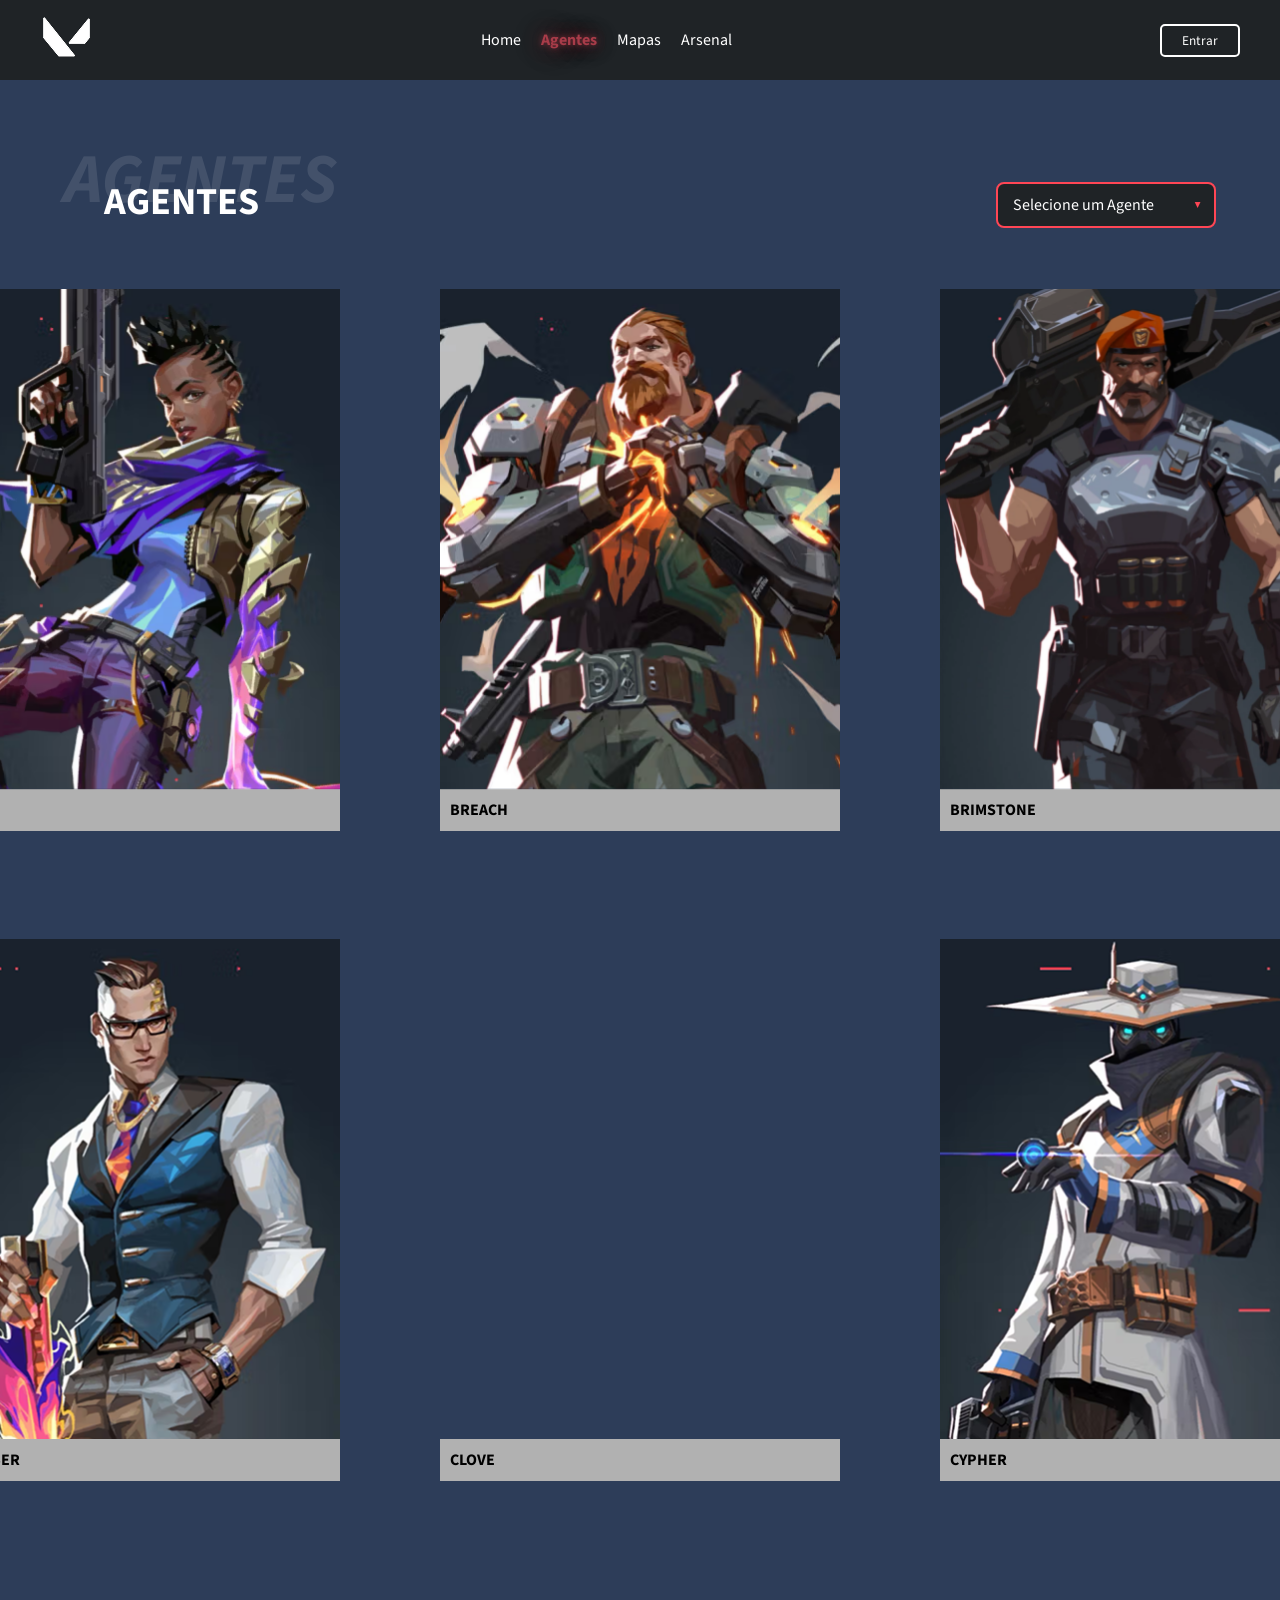
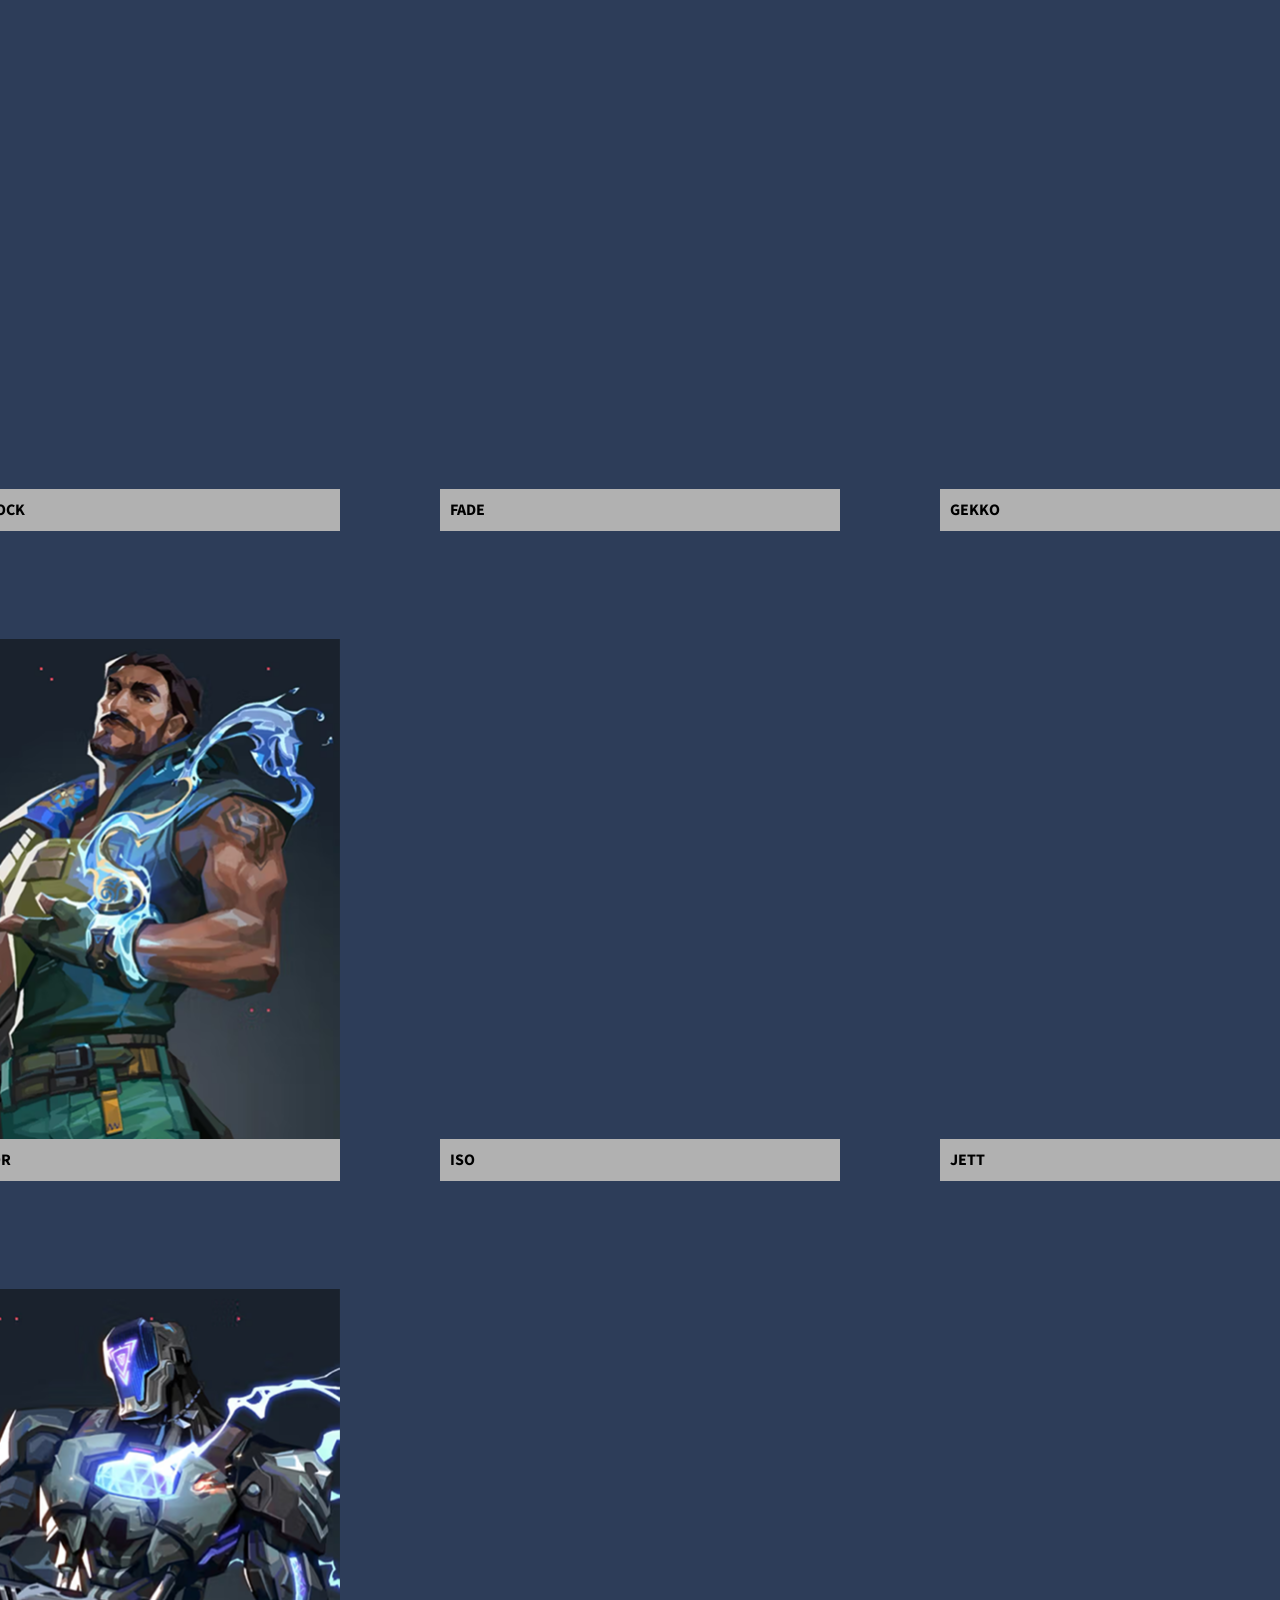
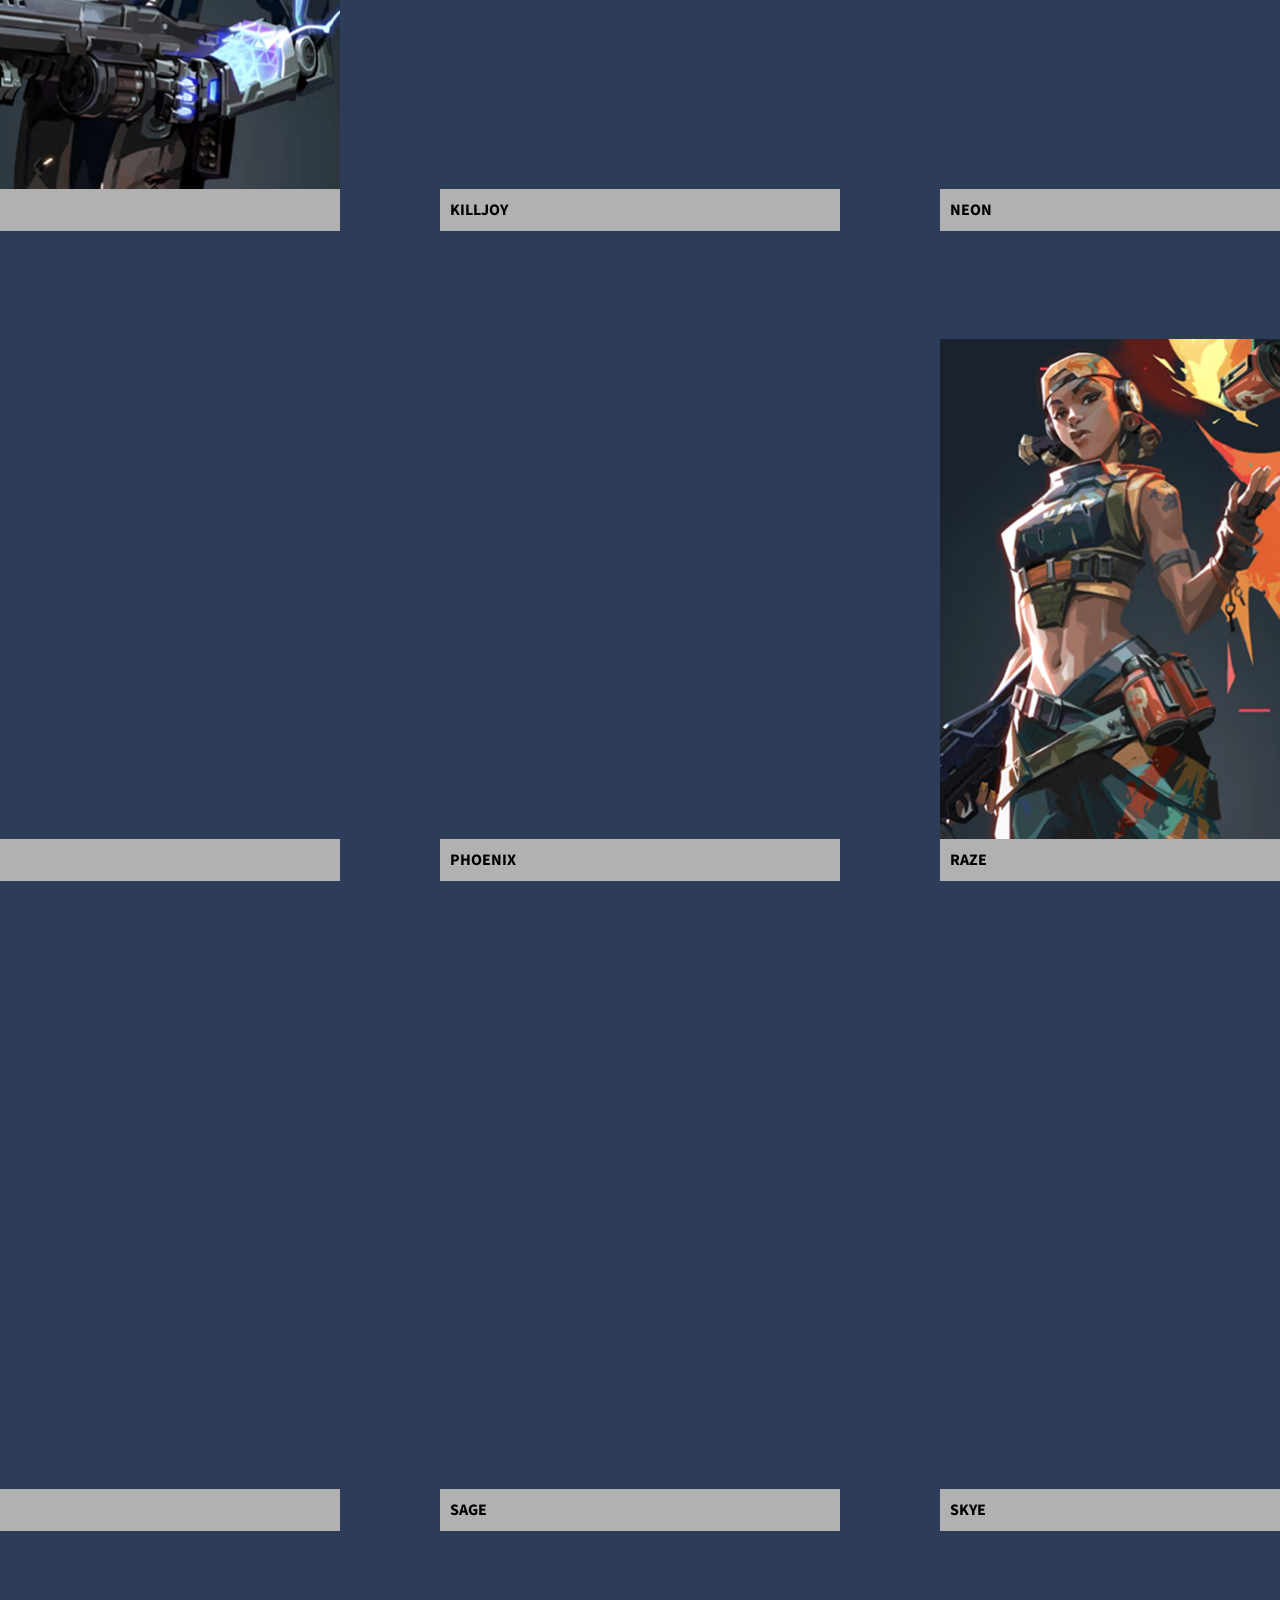
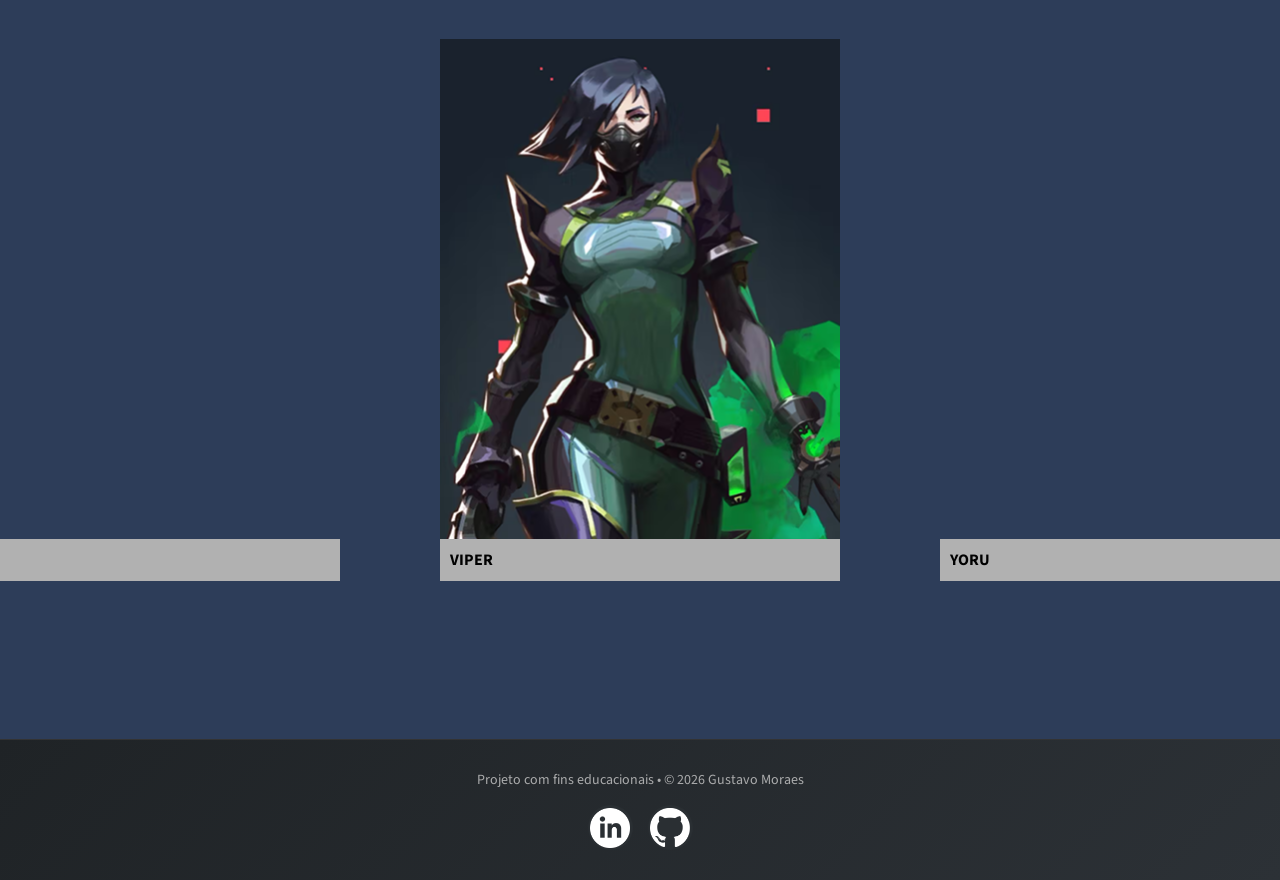
<file: public/agentes.html>
<!DOCTYPE html>
<html lang="en">
<head>
    <meta charset="UTF-8">
    <meta name="viewport" content="width=device-width, initial-scale=1.0">
    <title>Agentes | Valorant Universe</title>
    <link rel="stylesheet" href="css/agentes.css" />
    <link rel="shortcut icon" href="../assets/icon/icon.png" type="image/x-icon">
</head>
<body>
    <div class="header">
        <div class="icon">
            <img src="../assets/icon/icon.png" alt="" />
        </div>
        <div class="navbar">
            <ul class="links">
                <li>
                    <a href="index.html">Home</a>
                </li>
                <li>
                    <a class="agora" href="agentes.html">Agentes</a>
                </li>
                <li>
                    <a href="mapas.html">Mapas</a>
                </li>
                <li>
                    <a href="index.html#arsenal">Arsenal</a>
                </li>
                <li>
                    <a href=""></a>
                </li>
                <li>
                    <a href=""></a>
                </li>
            </ul>
        </div>
        <div class="login_botao">
            <a href="login.html"><button class="btn_entrar">Entrar</button></a>
        </div>
    </div>

    <div class="pag_agentes">
        <div class="agentes">
            <div class="conteudo_agentes">
                <h1 class="titulos_agentes_1"><i>AGENTES</i></h1>
                <h1 class="titulos_agentes_2">AGENTES</h1>
            </div>
            <div class="select-container">
                <select id="agentes" onchange="irParaAgentes()">
                    <option selected disabled value="">Selecione um Agente</option>
                    <option value="astra">Astra</option>
                    <option value="breach">Breach</option>
                    <option value="brimstone">Brimstone</option>
                    <option value="chamber">Chamber</option>
                    <option value="clove">Clove</option>
                    <option value="cypher">Cypher</option>
                    <option value="deadlock">Deadlock</option>
                    <option value="fade">Fade</option>
                    <option value="gekko">Gekko</option>
                    <option value="harbor">Harbor</option>
                    <option value="iso">Iso</option>
                    <option value="jett">Jett</option>
                    <option value="kayo">KAY/O</option>
                    <option value="killjoy">Killjoy</option>
                    <option value="neon">Neon</option>
                    <option value="omen">Omen</option>
                    <option value="phoenix">Phoenix</option>
                    <option value="raze">Raze</option>
                    <option value="reyna">Reyna</option>
                    <option value="sage">Sage</option>
                    <option value="skye">Skye</option>
                    <option value="sova">Sova</option>
                    <option value="viper">Viper</option>
                    <option value="yoru">Yoru</option>
                </select>
            </div>
        </div>

        <div class="imgs">
            <div class="card" id="astra">
                <div class="flip-card">
                    <div class="flip-card-inner">
                        <div class="flip-card-front">
                            <img class="flip-card-image" src="../assets/imgs/card_astra.png" alt="">
                        </div>
                        <div class="flip-card-back">
                            <p class="personagem">
                                Astra, a Agente ganense, utiliza energias cósmicas para moldar o campo de 
                                batalha a seu bel-prazer. Com total domínio da sua forma astral e um talento 
                                estratégico nato, ela está sempre anos-luz à frente dos inimigos.
                            </p>
                            <p class="personagem">Função: <b>Controlador</b></p>

                            <div class="habilidades">
                                <img src="../assets/imgs/stum_astra.png" alt="" style="width: 60px; height: 60px;">
                                <p>
                                    <b>PULSO NOVA</b> <br> 
                                    O Pulso Nova carrega brevemente e depois estoura, causando concussão a todos os jogadores na 
                                    área.
                                </p>
                            </div>
                            <div class="habilidades">
                                <img src="../assets/imgs/smoke_astra.png" alt="" style="width: 60px;">
                                <p>
                                    <b>NEBULOSA</b> <br>
                                    Posicione Estrelas na Forma Astral. ATIVE uma Estrela para transformá-la em uma Nebulosa 
                                    (fumaça)
                                </p>
                            </div>
                            <div class="habilidades">
                                <img src="../assets/imgs/puxao_astra.png" alt=""style="width: 60px;">
                                <p>
                                    <b>POÇO GRAVITACIONAL</b> <br>
                                    ATIVE uma estrela para formar um Poço Gravitacional. 
                                    Jogadores na área são puxados em direção ao centro antes de ele explodir, deixando 
                                    Vulnerável quem ainda estiver preso ali.
                                </p>

                            </div>
                            <div class="habilidades">
                                <img src="../assets/imgs/ult_astra.png" alt=""style="width: 60px;">
                                <p>
                                    <b>DIVISA CÓSMICA</b> <br>
                                    Uma divisa Cósmica infinita surge e conecta os pontos selecionados. A Divisa Cósmica bloqueia 
                                    disparos e abafa muito o som.
                                </p>
                            </div>
                        </div>
                    </div>
                </div>

                <p class="nome_personagem">ASTRA</p>
            </div>

            <div class="card" id="breach">
                <div class="flip-card">
                    <div class="flip-card-inner">
                        <div class="flip-card-front">
                            <img class="flip-card-image" src="../assets/imgs/card_breach.png" alt="">
                        </div>
                        <div class="flip-card-back">
                            <p class="personagem">
                                Breach, o homem-biônico sueco, dispara poderosos jatos cinéticos para forçar a 
                                abertura de um caminho pelo território inimigo. O dano e a interrupção que ele causa 
                                garantem que nenhuma luta seja justa.
                            </p>
                            <p class="personagem">Função: <b>Iniciador</b></p>

                            <div class="habilidades">
                                <img src="../assets/imgs/bang_breach.png" alt="" style="width: 60px;">
                                <p>
                                    <b>ESTOPIM</b> <br>
                                    DISPARE a carga para armar um jato de ação rápida pela parede. 
                                    A carga é detonada, cegando todos os jogadores que estiverem olhando para ela.
                                </p>
                            </div>
                            <div class="habilidades">
                                <img src="../assets/imgs/stum_breach.png" alt=""style="width: 60px;">
                                <p>
                                    <b>FALHA TECTÔNICA</b> <br> 
                                    Use para iniciar o terremoto, estonteando todos os jogadores na zona e numa 
                                    linha reta até a zona.
                                </p>
                            </div>
                            <div class="habilidades">
                                <img src="../assets/imgs/socao_breach.png" alt="" style="width: 60px;">
                                <p>
                                    <b>PÓS-CHOQUE</b> <br>
                                    EQUIPE uma carga de fusão. DISPARE a carga para armar um jato de ação lenta pela parede.
                                    O jato causa muito dano a todos que estiverem na área de efeito.
                                </p>

                            </div>
                            <div class="habilidades">
                                <img src="../assets/imgs/ult_breach.png" alt=""style="width: 60px;">
                                <p>
                                    <b>ONDA TROVEJANTE</b> <br>
                                    Dispare para lançar um terremoto em cascata por todo o 
                                    terreno num grande cone. O terremoto estonteia e derruba todos que estiverem na área 
                                    de efeito.
                                </p>
                            </div>
                        </div>
                    </div>
                </div>

                <p class="nome_personagem">BREACH</p>
            </div>

            <div class="card" id="brimstone">
                <div class="flip-card">
                    <div class="flip-card-inner">
                        <div class="flip-card-front">
                            <img class="flip-card-image" src="../assets/imgs/card_brimstone.png" alt="">
                        </div>
                        <div class="flip-card-back">
                            <p class="personagem">
                                Vindo diretamente dos EUA, o arsenal orbital do Brimstone garante que o 
                                esquadrão dele sempre esteja em vantagem. Sua capacidade de oferecer utilitários 
                                com precisão e segurança faz dele um comandante inigualável na linha de frente.
                            </p>
                            <p class="personagem">Função: <b>Controlador</b></p>

                            <div class="habilidades">
                                <img src="../assets/imgs/incendiario_brim.avif" alt="" style="width: 60px;">
                                <p>
                                    <b>INCENDIÁRIO</b> <br>
                                    EQUIPE um lançador de granadas incendiárias. DISPARE para lançar uma granada que 
                                    detona no chão, gerando uma zona de fogo que causa dano aos jogadores dentro dela.
                                </p>
                            </div>
                            <div class="habilidades">
                                <img src="../assets/imgs/fumaça_brim.avif" alt=""style="width: 60px;">
                                <p>
                                    <b>FUMAÇA CELESTE</b> <br>
                                    Use para lançar nuvens de fumaça de longa duração que bloqueiam a visão na área selecionada.
                                </p>
                            </div>
                            <div class="habilidades">
                                <img src="../assets/imgs/estimulante_brim.avif" alt="" style="width: 60px;">
                                <p>
                                    <b>SINALIZADOR ESTIMULANTE</b> <br>
                                    Jogue o sinalizador diante de Brimstone. Ao pousar, 
                                    o sinalizador criará um campo que concede Tiro Rápido 
                                    aos jogadores.
                                </p>

                            </div>
                            <div class="habilidades">
                                <img src="../assets/imgs/orbital_brim.avif" alt=""style="width: 60px;">
                                <p>
                                    <b>ATAQUE ORBITAL</b> <br>
                                    DISPARE para lançar um ataque prolongado de laser orbital 
                                    no local selecionado, causando muito dano ao longo do tempo aos jogadores na 
                                    área selecionada.
                                </p>
                            </div>
                            
                        </div>
                    </div>
                </div>

                <p class="nome_personagem">BRIMSTONE</p>
            </div>
        </div>

        <div class="imgs">
            <div class="card" id="chamber">
                <div class="flip-card">
                    <div class="flip-card-inner">
                        <div class="flip-card-front">
                            <img class="flip-card-image" src="../assets/imgs/card_chamber.png" alt="">
                        </div>
                        <div class="flip-card-back">
                            <p class="personagem">
                                Bem-vestido e armado até os dentes, o criador de armas francês Chamber 
                                coloca os inimigos para correr com precisão mortal. Use e abuse do arsenal 
                                personalizado dele para segurar posições e abater inimigos de longe, criando a defesa 
                                perfeita para qualquer plano.
                            </p>
                            <p class="personagem">Função: <b>Sentinela</b></p>

                            <div class="habilidades">
                                <img src="../assets/imgs/caçador_chamber.avif" alt="" style="width: 60px;">
                                <p>
                                    <b>CAÇADOR DE CABEÇAS</b> <br>
                                    ATIVE para equipar uma pistola pesada. 
                                    Use o DISPARO ALTERNATIVO com a pistola equipada para mirar.
                                </p>
                            </div>
                            <div class="habilidades">
                                <img src="../assets/imgs/tp_chamber.avif" alt=""style="width: 60px;">
                                <p>
                                    <b>RENDEZVOUS</b> <br>
                                    Enquanto estiver no chão e dentro do alcance da âncora, REATIVE para 
                                    teleportar rapidamente até a âncora.
                                </p>
                            </div>
                            <div class="habilidades">
                                <img src="../assets/imgs/trap_chamber.avif" alt="" style="width: 60px;">
                                <p>
                                    <b>MARCA REGISTRADA</b> <br>
                                    Quando um inimigo entra no alcance, a armadilha inicia uma contagem 
                                    regressiva e desestabiliza o terreno ao redor, criando um campo que 
                                    desacelera os jogadores dentro dele. 
                                </p>

                            </div>
                            <div class="habilidades">
                                <img src="../assets/imgs/ult_chamber.avif" alt=""style="width: 60px;">
                                <p>
                                    <b>TOUR DE FORCE</b> <br>
                                    Invoca um poderoso fuzil de precisão que abate um 
                                    inimigo com qualquer acerto na parte superior do corpo.     
                                </p>
                            </div>
                        </div>
                    </div>
                </div>
                
                <p class="nome_personagem">CHAMBER</p>
            </div>
            <div class="card" id="clove">
                <div class="flip-card">
                    <div class="flip-card-inner">
                        <div class="flip-card-front">
                            <img class="flip-card-image" src="../assets/imgs/card_clove.png" alt="">
                        </div>
                        <div class="flip-card-back">
                            <p class="personagem">
                                Clove, ume encrenqueire da Escócia, vai desorientar os inimigos tanto no 
                                calor do combate quanto no frio da morte. Jovem e imortal, elu mantém os 
                                inimigos confusos até do além-túmulo: momentos após a morte, elu retorna à vida.
                            </p>
                            <p class="personagem">Função: <b>Controlador</b></p>

                            <div class="habilidades">
                                <img src="../assets/imgs/desvitalização_clove.avif" alt="" style="width: 60px;">
                                <p>
                                    <b>DESVITALIZAÇÃO</b> <br>
                                    DISPARE para lançá-lo. Ele detona após um breve intervalo e aplica 
                                    temporariamente Deterioração a todos os alvos atingidos.
                                </p>
                            </div>
                            <div class="habilidades">
                                <img src="../assets/imgs/artimanha_clove.avif" alt=""style="width: 60px;">
                                <p>
                                    <b>ARTIMANHA</b> <br>
                                    Use o DISPARO ALTERNATIVO para confirmar e lançar nuvens que bloqueiam 
                                    a visão nas áreas selecionadas.
                                </p>
                            </div>
                            <div class="habilidades">
                                <img src="../assets/imgs/Revitalizar_clove.avif" alt="" style="width: 60px;">
                                <p>
                                    <b>REVITALIZAR</b> <br>
                                    Absorva INSTANTANEAMENTE a energia vital de um inimigo caído que 
                                    sofreu dano ou foi abatido por Clove e receba aceleração e Vida temporárias. 
                                </p>

                            </div>
                            <div class="habilidades">
                                <img src="../assets/imgs/ult_clove.avif" alt=""style="width: 60px;">
                                <p>
                                    <b>AINDA NÃO MORRI</b> <br>
                                    Após morrer, ATIVE para ressuscitar. Depois de ressuscitar, 
                                    Clove precisa obter um abate ou uma assistência de dano em um determinado 
                                    período ou morre de vez.     
                                </p>
                            </div>
                        </div>
                    </div>
                </div>
                
                <p class="nome_personagem">CLOVE</p>
            </div>
            <div class="card" id="cypher">
                <div class="flip-card">
                    <div class="flip-card-inner">
                        <div class="flip-card-front">
                            <img class="flip-card-image" src="../assets/imgs/card_cypher.png" alt="">
                        </div>
                        <div class="flip-card-back">
                            <p class="personagem">
                                Cypher, um vendedor de informações do Marrocos, é uma verdadeira rede de 
                                vigilância de um homem só que fica de olho em cada movimento dos inimigos. 
                                Nenhum segredo está a salvo. Nenhuma manobra passa despercebida. 
                                Cypher está sempre vigiando.
                            </p>
                            <p class="personagem">Função: <b>Sentinela</b></p>

                            <div class="habilidades">
                                <img src="../assets/imgs/cypher1.avif" alt="" style="width: 60px;">
                                <p>
                                    <b>JAULA CIBERNÉTICA</b> <br> 
                                    Ative para criar uma zona que bloqueia a visão e reduz a velocidade de 
                                    inimigos que passarem por ela.
                                </p>
                            </div>
                            <div class="habilidades">
                                <img src="../assets/imgs/cypher2.avif" alt=""style="width: 60px;">
                                <p>
                                    <b>CÂMERA DE VIGILÂNCIA</b> <br>
                                    Enquanto controla a câmera, DISPARE para lançar um dardo marcador. 
                                    O dardo revelará a localização de qualquer jogador atingido. 
                                </p>
                            </div>
                            <div class="habilidades">
                                <img src="../assets/imgs/cypher3.avif" alt="" style="width: 60px;">
                                <p>
                                    <b>FIO-ARMADILHA</b> <br>
                                    Cria uma linha entre o local e a parede oposta. Jogadores 
                                    inimigos que passarem por um fio e não destruírem o dispositivo a tempo ficarão 
                                    imobilizados, revelados e estonteados
                                </p>

                            </div>
                            <div class="habilidades">
                                <img src="../assets/imgs/cypher4.png" alt=""style="width: 60px;">
                                <p>
                                    <b>ASSALTO NEURAL</b> <br>
                                    Use INSTANTANEAMENTE num jogador inimigo morto na sua mira para revelar a 
                                    localização de todos os jogadores inimigos ainda vivos.     
                                </p>
                            </div>
                        </div>
                    </div>
                </div>
                
                <p class="nome_personagem">CYPHER</p>
            </div>
        </div>

        <div class="imgs">
            <div class="card" id="deadlock">
                <div class="flip-card">
                    <div class="flip-card-inner">
                        <div class="flip-card-front">
                            <img class="flip-card-image" src="../assets/imgs/card_deadlock.png" alt="">
                        </div>
                        <div class="flip-card-back">
                            <p class="personagem">
                                A agente norueguesa Deadlock posiciona uma gama de nanofios de alta tecnologia para proteger 
                                o campo de batalha até mesmo do ataque mais letal. Ninguém escapa do seu olhar vigilante. 
                                Ninguém sobrevive à sua ferocidade implacável.
                            </p>
                            <p class="personagem">Função: <b>Sentinela</b></p>

                            <div class="habilidades">
                                <img src="../assets/imgs/dead1.avif" alt="" style="width: 60px;">
                                <p>
                                    <b>SENSOR SÔNICO</b> <br>
                                    O sensor monitora os sons dos inimigos em uma área. Causa concussão na área se 
                                    sons de passos, disparos ou qualquer barulho significativo forem detectados.
                                </p>
                            </div>
                            <div class="habilidades">
                                <img src="../assets/imgs/dead2.avif" alt=""style="width: 60px;">
                                <p>
                                    <b>BARREIRA DE CONTENÇÃO</b> <br>
                                    Ao atingir o chão, o disco gera barreiras a partir do ponto de origem que 
                                    bloqueiam a movimentação de personagens.
                                </p>
                            </div>
                            <div class="habilidades">
                                <img src="../assets/imgs/dead3.avif" alt="" style="width: 60px;">
                                <p>
                                    <b>GRAVNET</b> <br>
                                    A GravNet detona ao atingir o chão, forçando inimigos pegos 
                                    por ela a agacharem e moverem-se lentamente. 
                                </p>

                            </div>
                            <div class="habilidades">
                                <img src="../assets/imgs/dead4.avif" alt=""style="width: 60px;">
                                <p>
                                    <b>ANIQUILAÇÃO</b> <br>
                                    Libera um pulso de nanofios que captura o primeiro inimigo que encontrar. 
                                    O inimigo encasulado é puxado por uma trilha de nanofios e abatido se chegar ao final 
                                    da trilha, a não ser que seja libertado.    
                                </p>
                            </div>
                        </div>
                    </div>
                </div>
                
                <p class="nome_personagem">DEADLOCK</p>
            </div>
            <div class="card" id="fade">
                <div class="flip-card">
                    <div class="flip-card-inner">
                        <div class="flip-card-front">
                            <img class="flip-card-image" src="../assets/imgs/card_fade.png" alt="">
                        </div>
                        <div class="flip-card-back">
                            <p class="personagem">
                                Fade, uma caçadora de recompensas turca, usa o poder dos pesadelos para capturar os 
                                segredos dos inimigos. Personificando o próprio terror, ela persegue os alvos e revela 
                                seus medos mais profundos para, depois, destruí-los na escuridão.
                            </p>
                            <p class="personagem">Função: <b>Iniciador</b></p>

                            <div class="habilidades">
                                <img src="../assets/imgs/fade1.avif" alt="" style="width: 60px;">
                                <p>
                                    <b>CLAUSURA</b> <br>
                                    Esse nódulo se rompe ao impacto, enclausurando inimigos próximos. 
                                    Inimigos enclausurados sofrem surdez e deterioração.
                                </p>
                            </div>
                            <div class="habilidades">
                                <img src="../assets/imgs/fade2.avif" alt=""style="width: 60px;">
                                <p>
                                    <b>ASSOMBRAR</b> <br>
                                    Essa assombração ataca ao contato, revelando inimigos em sua linha de 
                                    visão e criando rastros sinistros até eles.
                                </p>
                            </div>
                            <div class="habilidades">
                                <img src="../assets/imgs/fade3.avif" alt="" style="width: 60px;">
                                <p>
                                    <b>ESPREITADOR</b> <br>
                                    SEGURE O DISPARO para mover o Espreitador na direção da sua retícula. 
                                    Ele perseguirá o primeiro rastro sinistro ou inimigo que encontrar e afetará o alvo 
                                    com visão turva ao alcançá-lo.
                                </p>

                            </div>
                            <div class="habilidades">
                                <img src="../assets/imgs/fade4.avif" alt=""style="width: 60px;">
                                <p>
                                    <b>VÉU DA NOITE</b> <br>
                                     DISPARE para liberar uma onda implacável de energia aterrorizante. 
                                     Inimigos atingidos pela onda são marcados por rastros sinistros e sofrem surdez 
                                     e deterioração.    
                                </p>
                            </div>
                        </div>
                    </div>
                </div>
                
                <p class="nome_personagem">FADE</p>
            </div>
            <div class="card" id="gekko">
                <div class="flip-card">
                    <div class="flip-card-inner">
                        <div class="flip-card-front">
                            <img class="flip-card-image" src="../assets/imgs/card_gekko.png" alt="">
                        </div>
                        <div class="flip-card-back">
                            <p class="personagem">
                                Gekko, de Los Angeles, lidera um grupo muito unido de criaturas caóticas. 
                                Seus amigos atropelam tudo, tirando os inimigos do caminho. Depois, Gekko corre atrás 
                                deles para reagrupá-los e reiniciar o processo.
                            </p>
                            <p class="personagem">Função: <b>Iniciador</b></p>

                            <div class="habilidades">
                                <img src="../assets/imgs/gekko1.avif" alt="" style="width: 60px;">
                                <p>
                                    <b>WINGMAN</b> <br>
                                     Wingman lança uma forte explosão na direção do primeiro inimigo que vê. 
                                     Use o M2 na direção de um ponto ou Spike plantada para que Wingman 
                                     plante ou desarme a Spike.
                                </p>
                            </div>
                            <div class="habilidades">
                                <img src="../assets/imgs/gekko2.avif" alt=""style="width: 60px;">
                                <p>
                                    <b>DIZZY</b> <br>
                                     Dizzy avança e solta explosões de plasma nos inimigos em sua linha de visão. 
                                     Os inimigos atingidos pelo plasma ficam cegos.
                                </p>
                            </div>
                            <div class="habilidades">
                                <img src="../assets/imgs/gekko3.avif" alt="" style="width: 60px;">
                                <p>
                                    <b>MOSH PIT</b> <br>
                                    DISPARE para lançá-lo como uma granada.
                                     Ao atingir uma superfície, Mosh se duplica em uma grande área e, 
                                     depois de uns instantes, explode. 
                                </p>

                            </div>
                            <div class="habilidades">
                                <img src="../assets/imgs/gekko4.avif" alt=""style="width: 60px;">
                                <p>
                                    <b>THRASH</b> <br>
                                    EQUIPE Thrash. DISPARE para se conectar à mente dela e guiá-la pelo 
                                    território inimigo. ATIVE para avançar e explodir, detendo qualquer inimigo em 
                                    um pequeno raio.    
                                </p>
                            </div>
                        </div>
                    </div>
                </div>
                
                <p class="nome_personagem">GEKKO</p>
            </div>
        </div>

        <div class="imgs">
            <div class="card" id="harbor">
                <div class="flip-card">
                    <div class="flip-card-inner">
                        <div class="flip-card-front">
                            <img class="flip-card-image" src="../assets/imgs/card_harbor.png" alt="">
                        </div>
                        <div class="flip-card-back">
                            <p class="personagem">
                                Vindo do litoral indiano, Harbor entra em campo com a força da tormenta, 
                                empunhando tecnologia ancestral com domínio sobre a água. Ele libera corredeiras 
                                espumantes e ondas esmagadoras para proteger seus aliados ou atacar 
                                aqueles que se opõem a ele.
                            </p>
                            <p class="personagem">Função: <b>Controlador</b></p>

                            <div class="habilidades">
                                <img src="../assets/imgs/harbor1.avif" alt="" style="width: 60px;">
                                <p>
                                    <b>MARÉ ALTA</b> <br>
                                    SEGURE O DISPARO para guiar a água na direção da sua retícula, 
                                    fazendo surgir uma Parede que bloqueia a visão ao longo do caminho.
                                </p>
                            </div>
                            <div class="habilidades">
                                <img src="../assets/imgs/harbor2.avif" alt=""style="width: 60px;">
                                <p>
                                    <b>TEMPORAL</b> <br>
                                    DISPARE para lançar, criando um redemoinho explosivo que causa Visão 
                                    Turva e Lentidão aos inimigos dentro dele após um curto período.
                                </p>
                            </div>
                            <div class="habilidades">
                                <img src="../assets/imgs/harbor3.avif" alt="" style="width: 60px;">
                                <p>
                                    <b>ENSEADA (FUMAÇA DE ENSEADA)</b> <br>
                                     ATIVE para formar uma Fumaça de água no local selecionado.
                                     REATIVE para criar um Escudo ao redor da Fumaça de água, 
                                     que bloqueia as balas que a atingem. 
                                </p>

                            </div>
                            <div class="habilidades">
                                <img src="../assets/imgs/harbor4.avif" alt=""style="width: 60px;">
                                <p>
                                    <b>ACERTO DE CONTAS</b> <br>
                                     DISPARE para liberar todo o poder do seu artefato, lançando uma 
                                     onda que avança em direção aos inimigos, causando Visão Turva e Lentidão     
                                </p>
                            </div>
                        </div>
                    </div>
                </div>
                
                <p class="nome_personagem">HARBOR</p>
            </div>
            <div class="card" id="iso">
                <div class="flip-card">
                    <div class="flip-card-inner">
                        <div class="flip-card-front">
                            <img class="flip-card-image" src="../assets/imgs/card_iso.png" alt="">
                        </div>
                        <div class="flip-card-back">
                            <p class="personagem">
                                Iso é um mercenário chinês que entra em estado de fluxo para desmantelar os oponentes. 
                                Ele reconfigura a energia do ambiente para se proteger de balas e avança totalmente 
                                focado em direção ao próximo duelo até a morte.
                            </p>
                            <p class="personagem">Função: <b>Duelista</b></p>

                            <div class="habilidades">
                                <img src="../assets/imgs/iso1.avif" alt="" style="width: 60px;">
                                <p>
                                    <b>CENTELHA DEBILITANTE</b> <br>
                                    DISPARE para lançá-lo à frente e aplicar FRÁGIL a todos os jogadores que tocar. 
                                </p>
                            </div>
                            <div class="habilidades">
                                <img src="../assets/imgs/iso2.avif" alt=""style="width: 60px;">
                                <p>
                                    <b>FLUXO PROTETOR</b> <br>
                                    Enquanto estiver focado, entre em um estado de fluxo. 
                                    Inimigos que você abater geram um orbe de energia. 
                                    Atirar nesse orbe concede a você um escudo que absorve uma instância de 
                                    dano de qualquer fonte.
                                </p>
                            </div>
                            <div class="habilidades">
                                <img src="../assets/imgs/iso3.avif" alt="" style="width: 60px;">
                                <p>
                                    <b>CONTINGÊNCIA</b> <br>
                                    DISPARE para enviar à frente uma parede de energia indestrutível que bloqueia balas. 
                                </p>

                            </div>
                            <div class="habilidades">
                                <img src="../assets/imgs/iso4.avif" alt=""style="width: 60px;">
                                <p>
                                    <b>CONTRATO DE ABATE</b> <br>
                                     DISPARE para lançar uma coluna de energia pelo campo de batalha que puxa
                                    você e o primeiro inimigo atingido por ela para a arena. Você e esse 
                                    oponente lutam até a morte.    
                                </p>
                            </div>
                        </div>
                    </div>
                </div>
                
                <p class="nome_personagem">ISO</p>
            </div>
            <div class="card" id="jett">
                <div class="flip-card">
                    <div class="flip-card-inner">
                        <div class="flip-card-front">
                            <img class="flip-card-image" src="../assets/imgs/card_jett.png" alt="">
                        </div>
                        <div class="flip-card-back">
                            <p class="personagem">
                                Representando a Coreia do Sul, sua terra natal, Jett tem um estilo de 
                                luta ágil e evasivo que permite que ela assuma riscos como ninguém. 
                                Ela corre em meio a qualquer confronto, cortando os inimigos antes mesmo 
                                que eles percebam quem ou o que os atingiu.
                            </p>
                            <p class="personagem">Função: <b>Duelista</b></p>

                            <div class="habilidades">
                                <img src="../assets/imgs/jett1.avif" alt="" style="width: 60px;">
                                <p>
                                    <b>CORRENTE ASCENDENTE</b> <br>
                                    INSTANTANEAMENTE impele Jett bem alto no ar. permitindo acessar lugares altos
                                </p>
                            </div>
                            <div class="habilidades">
                                <img src="../assets/imgs/jett2.avif" alt=""style="width: 60px;">
                                <p>
                                    <b>BRISA DE IMPULSO</b> <br>
                                    ATIVE para preparar uma rajada de vento por tempo limitado. 
                                    REPITA a habilidade para lançar Jett na direção do movimento atual dela. 
                                    Se estiver parada, Jett será lançada para a frente. 
                                </p>
                            </div>
                            <div class="habilidades">
                                <img src="../assets/imgs/jett3.avif" alt="" style="width: 60px;">
                                <p>
                                    <b>ERUPÇÃO DAS BRUMAS</b> <br>
                                    Lança INSTANTANEAMENTE um projétil que se expande numa breve nuvem 
                                    ]que obscurece a visão ao bater numa superfície.
                                </p>

                            </div>
                            <div class="habilidades">
                                <img src="../assets/imgs/jett4.avif" alt=""style="width: 60px;">
                                <p>
                                    <b>TORMENTA DE AÇO</b> <br>
                                    Um conjunto de facas de arremesso altamente precisas. 
                                    DISPARE para lançar uma única faca contra o alvo. As facas são recarregadas 
                                    ao matar um oponente.     
                                </p>
                            </div>
                        </div>
                    </div>
                </div>
                
                <p class="nome_personagem">JETT</p>
            </div>
        </div>

        <div class="imgs">
            <div class="card" id="kayo">
                <div class="flip-card">
                    <div class="flip-card-inner">
                        <div class="flip-card-front">
                            <img class="flip-card-image" src="../assets/imgs/card_kayo.png" alt="">
                        </div>
                        <div class="flip-card-back">
                            <p class="personagem">
                                KAY/O é uma máquina de guerra construída com um único propósito: 
                                neutralizar Radiantes. Ele é capaz de Suprimir habilidades inimigas, 
                                anulando a capacidade de contra-ataque dos adversários e dando a si e a 
                                seus aliados uma vantagem essencial em combate.
                            </p>
                            <p class="personagem">Função: <b>Iniciador</b></p>

                            <div class="habilidades">
                                <img src="../assets/imgs/kayo1.avif" alt="" style="width: 60px;">
                                <p>
                                    <b>GRANADA/CLARÃO</b> <br>
                                    A granada de clarão explode após um curto período, 
                                    Cegando qualquer um que estiver na linha de visão.
                                </p>
                            </div>
                            <div class="habilidades">
                                <img src="../assets/imgs/kayo2.avif" alt=""style="width: 60px;">
                                <p>
                                    <b>PONTO/ZERO</b> <br>
                                     A lâmina se fixa à primeira superfície que atingir e explode, 
                                     Suprimindo qualquer um que estiver dentro do raio da explosão.
                                </p>
                            </div>
                            <div class="habilidades">
                                <img src="../assets/imgs/kayo3.avif" alt="" style="width: 60px;">
                                <p>
                                    <b>FRAG/MENTO</b> <br>
                                    O fragmento se fixa ao chão e explode várias vezes, causando dano quase 
                                    letal no centro de cada explosão.
                                </p>

                            </div>
                            <div class="habilidades">
                                <img src="../assets/imgs/kayo4.avif" alt=""style="width: 60px;">
                                <p>
                                    <b>ANULAR/CMD</b> <br>
                                    NSTANTANEAMENTE sobrecarrega com energia de Radianita polarizada que 
                                    emite grandes pulsos energéticos em um raio enorme a partir de onde KAY/O estiver. 
                                    Inimigos atingidos pelos pulsos são Suprimidos por um curto período.     
                                </p>
                            </div>
                        </div>
                    </div>
                </div>
                
                <p class="nome_personagem">KAYO</p>
            </div>
            <div class="card" id="killjoy">
                <div class="flip-card">
                    <div class="flip-card-inner">
                        <div class="flip-card-front">
                            <img class="flip-card-image" src="../assets/imgs/card_killjoy.png" alt="">
                        </div>
                        <div class="flip-card-back">
                            <p class="personagem">
                                Killjoy, uma alemã genial, defende posições-chave no campo de batalha 
                                facilmente com seu arsenal de invenções. Se o dano causado por seu equipamento não 
                                der cabo dos inimigos, os efeitos negativos de seus queridos robôs darão conta do recado.
                            </p>
                            <p class="personagem">Função: <b>Sentinela</b></p>

                            <div class="habilidades">
                                <img src="../assets/imgs/kill1.avif" alt="" style="width: 60px;">
                                <p>
                                    <b>ROBÔ DE ALARME</b> <br>
                                     DISPARE para ativar um robô que persegue os inimigos que entram no alcance. 
                                     Ao se aproximar do alvo, o robô explode, causando dano e aplicando Vulnerável. 
                                </p>
                            </div>
                            <div class="habilidades">
                                <img src="../assets/imgs/kill2.avif" alt=""style="width: 60px;">
                                <p>
                                    <b>TORRETA</b> <br>
                                    EQUIPE uma Torreta. DISPARE para ativar uma torreta que atira em inimigos em um cone de 180°. 
                                </p>
                            </div>
                            <div class="habilidades">
                                <img src="../assets/imgs/kill3.avif" alt="" style="width: 60px;">
                                <p>
                                    <b>NANOENXAME</b> <br>
                                    Ao atingir uma superfície, a Nanoenxame fica oculta. ATIVE a Nanoenxame 
                                    para acionar um enxame de nanorrobôs que causam dano.
                                </p>

                            </div>
                            <div class="habilidades">
                                <img src="../assets/imgs/kill4.avif" alt=""style="width: 60px;">
                                <p>
                                    <b>CONFINAMENTO</b> <br>
                                    DISPARE para ativá-lo. Após um longo processo de ativação, o 
                                    dispositivo detém todos os inimigos no raio de alcance.    
                                </p>
                            </div>
                        </div>
                    </div>
                </div>
                
                <p class="nome_personagem">KILLJOY</p>
            </div>
            <div class="card" id="neon">
                <div class="flip-card">
                    <div class="flip-card-inner">
                        <div class="flip-card-front">
                            <img class="flip-card-image" src="../assets/imgs/card_neon.png" alt="">
                        </div>
                        <div class="flip-card-back">
                            <p class="personagem">
                                Neon, nossa Agente filipina, avança em velocidades incríveis, descarregando surtos de 
                                radiância bioelétrica tão rapidamente quanto seu corpo consegue gerá-los. 
                                Ela corre à frente para pegar os inimigos de surpresa, abatendo-os mais rápido do que um raio.
                            </p>
                            <p class="personagem">Função: <b>Duelista</b></p>

                            <div class="habilidades">
                                <img src="../assets/imgs/neon1.avif" alt="" style="width: 60px;">
                                <p>
                                    <b>RICOCHETE ELÉTRICO</b> <br>
                                    NSTANTANEAMENTE arremessa um raio de energia que ricocheteia uma vez. 
                                    Ao atingir cada superfície, o raio eletrifica o chão abaixo dele com uma explosão.
                                </p>
                            </div>
                            <div class="habilidades">
                                <img src="../assets/imgs/neon2.avif" alt=""style="width: 60px;">
                                <p>
                                    <b>EQUIPAMENTO VOLTAICO</b> <br>
                                    INSTANTANEAMENTE canaliza o poder de Neon para receber velocidade aumentada. 
                                    Ao atingir a carga máxima, use o DISPARO ALTERNATIVO para acionar um deslize elétrico
                                </p>
                            </div>
                            <div class="habilidades">
                                <img src="../assets/imgs/neon3.avif" alt="" style="width: 60px;">
                                <p>
                                    <b>VIA EXPRESSA</b> <br>
                                    DISPARE duas linhas que se estendem por 
                                    uma curta distância. Elas se tornam paredes de 
                                    eletricidade estática que bloqueiam a visão e causam dano aos inimigos que as atravessarem.
                                </p>

                            </div>
                            <div class="habilidades">
                                <img src="../assets/imgs/neon4.avif" alt=""style="width: 60px;">
                                <p>
                                    <b>SOBRECARGA</b> <br>
                                    Neon libera todo o seu poder e velocidade por um curto período. 
                                    DISPARE para canalizar isso em um raio elétrico mortal com alta precisão de 
                                    movimento.  
                                </p>
                            </div>
                        </div>
                    </div>
                </div>
                
                <p class="nome_personagem">NEON</p>
            </div>
        </div>

        <div class="imgs">
            <div class="card" id="omen">
                <div class="flip-card">
                    <div class="flip-card-inner">
                        <div class="flip-card-front">
                            <img class="flip-card-image" src="../assets/imgs/card_omen.png" alt="">
                        </div>
                        <div class="flip-card-back">
                            <p class="personagem">
                                Omen, uma lembrança fantasmagórica, caça nas sombras. Ele cega os inimigos, 
                                teleporta-se pelo campo e deixa a paranoia assumir o controle enquanto o 
                                adversário tenta descobrir de onde virá seu próximo ataque.
                            </p>
                            <p class="personagem">Função: <b>Controlador</b></p>

                            <div class="habilidades">
                                <img src="../assets/imgs/omen1.avif" alt="" style="width: 60px;">
                                <p>
                                    <b>PARANOIA</b> <br>
                                    Emite um projétil sombrio adiante, reduzindo brevemente o alcance 
                                    de visão dos jogadores tocados. O projétil atravessa paredes.
                                </p>
                            </div>
                            <div class="habilidades">
                                <img src="../assets/imgs/omen2.avif" alt=""style="width: 60px;">
                                <p>
                                    <b>MANTO SOMBRIO</b> <br>
                                    PRESSIONE o botão de habilidade para lançar o orbe no local marcado, 
                                    criando uma esfera de sombra duradoura que bloqueia a visão.
                                </p>
                            </div>
                            <div class="habilidades">
                                <img src="../assets/imgs/omen3.avif" alt="" style="width: 60px;">
                                <p>
                                    <b>PASSOS TENEBROSOS</b> <br>
                                    DISPARE para começar uma breve canalização e, então, teleporte-se para o local marcado.
                                </p>

                            </div>
                            <div class="habilidades">
                                <img src="../assets/imgs/omen4.avif" alt=""style="width: 60px;">
                                <p>
                                    <b>SALTO DAS SOMBRAS</b> <br>
                                    EQUIPE um mapa tático. DISPARE para começar a se teleportar ao local selecionado.    
                                </p>
                            </div>
                        </div>
                    </div>
                </div>
                
                <p class="nome_personagem">OMEN</p>
            </div>
            <div class="card" id="phoenix">
                <div class="flip-card">
                    <div class="flip-card-inner">
                        <div class="flip-card-front">
                            <img class="flip-card-image" src="../assets/imgs/card_phoenix.png" alt="">
                        </div>
                        <div class="flip-card-back">
                            <p class="personagem">
                                Chegando com tudo diretamente do Reino Unido, o poder estelar de Phoenix 
                                reluz em seu estilo de luta, incendiando o campo de batalha com luz e estilo. 
                                Tendo ajuda ou não, ele entra na luta como e quando achar que deve.
                            </p>
                            <p class="personagem">Função: <b>Duelista</b></p>

                            <div class="habilidades">
                                <img src="../assets/imgs/phoenix1.avif" alt="" style="width: 60px;">
                                <p>
                                    <b>BOLA CURVA</b> <br>
                                    EQUIPE um orbe de chamas que avança em curva e detona pouco após o lançamento. 
                                    DISPARE para curvá-lo para a esquerda, detonando e cegando qualquer jogador 
                                    que vir o orbe. Use o DISPARO ALTERNATIVO para curvá-lo para a direita.
                                </p>
                            </div>
                            <div class="habilidades">
                                <img src="../assets/imgs/phoenix2.avif" alt=""style="width: 60px;">
                                <p>
                                    <b>MÃOS QUENTES</b> <br>
                                    DISPARE para jogar a bola de fogo, que explode após um intervalo ou 
                                    ao atingir o chão, criando uma zona duradoura de fogo que causa dano aos inimigos.
                                </p>
                            </div>
                            <div class="habilidades">
                                <img src="../assets/imgs/phoenix3.avif" alt="" style="width: 60px;">
                                <p>
                                    <b>LABAREDA</b> <br>
                                    Uma parede de fogo. Criar uma linha de chamas que avança, 
                                    gerando uma parede de fogo que bloqueia a visão e causa dano a jogadores que passarem por ela. 
                                </p>

                            </div>
                            <div class="habilidades">
                                <img src="../assets/imgs/phoenix4.avif" alt=""style="width: 60px;">
                                <p>
                                    <b>RENASCIMENTO</b> <br>
                                    Com a habilidade ativa, morrer ou deixar o tempo acabar encerrarão a 
                                    habilidade e trarão Phoenix de volta ao local marcado com Vida completa.     
                                </p>
                            </div>
                        </div>
                    </div>
                </div>
                
                <p class="nome_personagem">PHOENIX</p>
            </div>
            <div class="card" id="raze">
                <div class="flip-card">
                    <div class="flip-card-inner">
                        <div class="flip-card-front">
                            <img class="flip-card-image" src="../assets/imgs/card_raze.png" alt="">
                        </div>
                        <div class="flip-card-back">
                            <p class="personagem">
                                Raze chega do Brasil com uma explosão de carisma e armas enormes. 
                                Com seu estilo de jogo "porradeiro", ela é craque em desentocar inimigos 
                                entrincheirados e limpar espaços apertados com uma bela dose de BUUUM!
                            </p>
                            <p class="personagem">Função: <b>Duelista</b></p>

                            <div class="habilidades">
                                <img src="../assets/imgs/raze1.avif" alt="" style="width: 60px;">
                                <p>
                                    <b>CARGA DE EXPLOSIVOS</b> <br>
                                    INSTANTANEAMENTE joga uma Carga de Explosivos que gruda em superfícies. 
                                    REUSE a habilidade depois de instalar para detonar, causando dano e movendo 
                                    tudo que for atingido.
                                </p>
                            </div>
                            <div class="habilidades">
                                <img src="../assets/imgs/raze2.avif" alt=""style="width: 60px;">
                                <p>
                                    <b>CARTUCHOS DE TINTA</b> <br>
                                    EQUIPE uma granada múltipla. DISPARE para jogar a granada, que causa dano e cria 
                                    submunições, cada uma causando dano a qualquer um que estiver no alcance.
                                </p>
                            </div>
                            <div class="habilidades">
                                <img src="../assets/imgs/raze3.avif" alt="" style="width: 60px;">
                                <p>
                                    <b>BUMBA</b> <br>
                                    DISPARE para lançar o robô, que avança em linha reta no chão, ricocheteando nas paredes. 
                                    O Bumba trava ao detectar inimigos no cone frontal e os persegue, explodindo e 
                                    causando muito dano se alcançá-los.
                                </p>

                            </div>
                            <div class="habilidades">
                                <img src="../assets/imgs/raze4.avif" alt=""style="width: 60px;">
                                <p>
                                    <b>ESTRAGA-PRAZERES</b> <br>
                                    DISPARE um foguete que causa dano devastador em área ao fazer contato com qualquer coisa.    
                                </p>
                            </div>
                        </div>
                    </div>
                </div>
                
                <p class="nome_personagem">RAZE</p>
            </div>
        </div>

        <div class="imgs">
            <div class="card" id="reyna">
                <div class="flip-card">
                    <div class="flip-card-inner">
                        <div class="flip-card-front">
                            <img class="flip-card-image" src="../assets/imgs/card_reyna.png" alt="">
                        </div>
                        <div class="flip-card-back">
                            <p class="personagem">
                                Criada no coração do México, Reyna domina o combate individual, destacando-se a cada 
                                abate efetuado. Sua capacidade só é limitada por sua própria perícia, tornando-a 
                                bastante dependente de desempenho.
                            </p>
                            <p class="personagem">Função: <b>Duelista</b></p>

                            <div class="habilidades">
                                <img src="../assets/imgs/reyna1.avif" alt="" style="width: 60px;">
                                <p>
                                    <b>DEVORAR</b> <br>
                                    nimigos abatidos por Reyna deixam Orbes de Alma que duram 3s. INSTANTANEAMENTE 
                                    consome um Orbe de Alma próximo, curando-se de forma rápida por um curto período.
                                </p>
                            </div>
                            <div class="habilidades">
                                <img src="../assets/imgs/reyna2.avif" alt=""style="width: 60px;">
                                <p>
                                    <b>DISPENSAR</b> <br>
                                    INSTANTANEAMENTE consome um Orbe de Alma próximo, ficando inatingível por um curto período.
                                </p>
                            </div>
                            <div class="habilidades">
                                <img src="../assets/imgs/reyna3.avif" alt="" style="width: 60px;">
                                <p>
                                    <b>OLHAR VORAZ</b> <br>
                                    EQUIPE um olho etéreo e destrutível. ATIVE para lançá-lo adiante a uma curta distância. 
                                    O olho deixará com visão turva todos os inimigos que olharem para ele.
                                </p>

                            </div>
                            <div class="habilidades">
                                <img src="../assets/imgs/reyna4.avif" alt=""style="width: 60px;">
                                <p>
                                    <b>IMPERATRIZ</b> <br>
                                    INSTANTANEAMENTE entra em estado de frenesi, aumentando de forma drástica as velocidades 
                                    de disparo, equipamento e recarga de munição.    
                                </p>
                            </div>
                        </div>
                    </div>
                </div>
                
                <p class="nome_personagem">REYNA</p>
            </div>
            <div class="card" id="sage">
                <div class="flip-card">
                    <div class="flip-card-inner">
                        <div class="flip-card-front">
                            <img class="flip-card-image" src="../assets/imgs/card_sage.png" alt="">
                        </div>
                        <div class="flip-card-back">
                            <p class="personagem">
                                Como uma verdadeira fortaleza chinesa, Sage traz segurança para si mesma e para a 
                                equipe aonde quer que vá. Capaz de reviver aliados e rechaçar investidas agressivas, 
                                ela oferece um centro de calmaria em meio ao caos da batalha.
                            </p>
                            <p class="personagem">Função: <b>Sentinela</b></p>

                            <div class="habilidades">
                                <img src="../assets/imgs/sage1.avif" alt="" style="width: 60px;">
                                <p>
                                    <b>ORBE DE LENTIDÃO</b> <br>
                                    O orbe detona ao pousar, criando um campo duradouro que 
                                    desacelera os jogadores dentro dele.
                                </p>
                            </div>
                            <div class="habilidades">
                                <img src="../assets/imgs/sage2.avif" alt=""style="width: 60px;">
                                <p>
                                    <b>ORBE CURATIVO</b> <br>
                                    ISPARE com a mira sobre um aliado ferido para ativar uma cura ao longo do tempo. 
                                    Use o DISPARO ALTERNATIVO enquanto Sage estiver ferida para ativar uma autocura 
                                    ao longo do tempo.
                                </p>
                            </div>
                            <div class="habilidades">
                                <img src="../assets/imgs/sage3.avif" alt="" style="width: 60px;">
                                <p>
                                    <b>ORBE DE BARREIRA</b> <br>
                                    EQUIPE um orbe de barreira. DISPARE para posicionar uma parede sólida. 
                                    DISPARO ALTERNATIVO gira o marcador de alvo. 
                                </p>

                            </div>
                            <div class="habilidades">
                                <img src="../assets/imgs/sage4.avif" alt=""style="width: 60px;">
                                <p>
                                    <b>RESSURREIÇÃO</b> <br>
                                     DISPARE com a mira sobre um aliado morto para começar a revivê-lo. 
                                     Depois de uma breve canalização, o aliado voltará com a Vida completa.     
                                </p>
                            </div>
                        </div>
                    </div>
                </div>
                
                <p class="nome_personagem">SAGE</p>
            </div>
            <div class="card" id="skye">
                <div class="flip-card">
                    <div class="flip-card-inner">
                        <div class="flip-card-front">
                            <img class="flip-card-image" src="../assets/imgs/card_skye.png" alt="">
                        </div>
                        <div class="flip-card-back">
                            <p class="personagem">
                                Mandando um salve direto da Austrália, Skye e sua equipe de feras desbravam 
                                territórios hostis. Com seus poderes de cura e suas criações que partem pra 
                                cima dos inimigos, qualquer equipe ficará mais forte e mais segura tendo Skye 
                                como aliada.
                            </p>
                            <p class="personagem">Função: <b>Iniciador</b></p>

                            <div class="habilidades">
                                <img src="../assets/imgs/skye1.avif" alt="" style="width: 60px;">
                                <p>
                                    <b>PREDADOR EXPLOSIVO</b> <br>
                                    DISPARE para enviar e controlar esse predador. Enquanto estiver no controle, 
                                    DISPARE para saltar para a frente. O lobo gera uma explosão e causa dano aos 
                                    inimigos diretamente atingidos.
                                </p>
                            </div>
                            <div class="habilidades">
                                <img src="../assets/imgs/skye2.avif" alt=""style="width: 60px;">
                                <p>
                                    <b>LUZ DESBRAVADORA</b> <br>
                                    SEGURE O DISPARO para guiar o falcão na direção da sua mira.    
                                    REPITA a habilidade enquanto ele estiver voando para transformá-lo em um 
                                    feixe de luz que gera uma confirmação de hit caso um inimigo esteja dentro 
                                    do alcance ou na linha de visão.
                                </p>
                            </div>
                            <div class="habilidades">
                                <img src="../assets/imgs/skye3.avif" alt="" style="width: 60px;">
                                <p>
                                    <b>REFLORESCER</b> <br>
                                    SEGURE O DISPARO para canalizar, curando aliados dentro do alcance e na sua linha de visão.
                                </p>

                            </div>
                            <div class="habilidades">
                                <img src="../assets/imgs/skye4.avif" alt=""style="width: 60px;">
                                <p>
                                    <b>RASTREADORES</b> <br>
                                    DISPARE para enviar três Rastreadores que localizarão os três inimigos mais próximos.     
                                </p>
                            </div>
                        </div>
                    </div>
                </div>
                
                <p class="nome_personagem">SKYE</p>
            </div>
        </div>

        <div class="imgs">
            <div class="card" id="sova">
                <div class="flip-card">
                    <div class="flip-card-inner">
                        <div class="flip-card-front">
                            <img class="flip-card-image" src="../assets/imgs/card_sova.png" alt="">
                        </div>
                        <div class="flip-card-back">
                            <p class="personagem">
                                Nascido sob o eterno inverno das tundras russas, Sova rastreia, encontra e elimina 
                                inimigos com eficiência e precisão implacáveis. Seu arco personalizado e suas habilidades 
                                inigualáveis de reconhecimento garantem que nenhuma presa escape.
                            </p>
                            <p class="personagem">Função: <b>Iniciador</b></p>

                            <div class="habilidades">
                                <img src="../assets/imgs/sova1.avif" alt="" style="width: 60px;">
                                <p>
                                    <b>FLECHA DE CHOQUE</b> <br>
                                    Um arco com uma flecha de choque. DISPARE para lançar a flecha, que 
                                    explode com o impacto causando dano aos jogadores próximos.
                                </p>
                            </div>
                            <div class="habilidades">
                                <img src="../assets/imgs/sova2.avif" alt=""style="width: 60px;">
                                <p>
                                    <b>FLECHA RASTREADORA</b> <br>
                                    Um arco com uma flecha de reconhecimento. DISPARE para lançar a 
                                    flecha, que é ativada no impacto e Revela a localização de inimigos 
                                    próximos da linha de visão.
                                </p>
                            </div>
                            <div class="habilidades">
                                <img src="../assets/imgs/sova3.avif" alt="" style="width: 60px;">
                                <p>
                                    <b>DRONE CORUJA</b> <br>
                                    Enquanto pilota o drone, DISPARE para atirar um dardo marcador. O dardo revelará 
                                    a localização de qualquer jogador atingido. 
                                </p>

                            </div>
                            <div class="habilidades">
                                <img src="../assets/imgs/sova4.avif" alt=""style="width: 60px;">
                                <p>
                                    <b>FÚRIA DO CAÇADOR</b> <br>
                                    Um arco com três disparos de longo alcance que perfuram paredes. 
                                    DISPARE para atirar um raio de energia, causando dano e revelando 
                                    a localização dos inimigos que estiverem na linha.     
                                </p>
                            </div>
                        </div>
                    </div>
                </div>
                
                <p class="nome_personagem">SOVA</p>
            </div>
            <div class="card" id="viper">
                <div class="flip-card">
                    <div class="flip-card-inner">
                        <div class="flip-card-front">
                            <img class="flip-card-image" src="../assets/imgs/card_viper.png" alt="">
                        </div>
                        <div class="flip-card-back">
                            <p class="personagem">
                                Viper, a química dos Estados Unidos, emprega uma variedade de dispositivos 
                                químicos venenosos para controlar o campo de batalha e prejudicar a visão do inimigo. 
                                Se as toxinas não matarem a presa, seus jogos mentais certamente o farão.
                            </p>
                            <p class="personagem">Função: <b>Controlador</b></p>

                            <div class="habilidades">
                                <img src="../assets/imgs/viper1.avif" alt="" style="width: 60px;">
                                <p>
                                    <b>NUVEM VENENOSA</b> <br>
                                    EQUIPE um emissor de gás. DISPARE para jogar o emissor, que persiste até o fim da rodada.
                                    Cria uma nuvem de gás tóxico que drena combustível.
                                </p>
                            </div>
                            <div class="habilidades">
                                <img src="../assets/imgs/viper2.avif" alt=""style="width: 60px;">
                                <p>
                                    <b>CORTINA TÓXICA</b> <br>
                                    EQUIPE um lançador de emissores de gás. DISPARE para lançar uma longa linha de emissores de gás.
                                </p>
                            </div>
                            <div class="habilidades">
                                <img src="../assets/imgs/viper3.avif" alt="" style="width: 60px;">
                                <p>
                                    <b>VENENO DE COBRA</b> <br>
                                    EQUIPE um lançador químico. DISPARE para lançar um cilindro que se rompe ao atingir o 
                                    chão, gerando uma zona química duradoura que causa dano e reduz a velocidade dos inimigos.
                                </p>

                            </div>
                            <div class="habilidades">
                                <img src="../assets/imgs/viper4.avif" alt=""style="width: 60px;">
                                <p>
                                    <b>POÇO PEÇONHENTO</b> <br>
                                    DISPARE para borrifar uma nuvem química em todas as direções ao redor de Viper, 
                                    criando uma grande nuvem que reduz o alcance de visão e a Vida máxima dos jogadores 
                                    dentro dela.     
                                </p>
                            </div>
                        </div>
                    </div>
                </div>
                
                <p class="nome_personagem">VIPER</p>
            </div>  
            <div class="card" id="yoru">
                <div class="flip-card">
                    <div class="flip-card-inner">
                        <div class="flip-card-front">
                            <img class="flip-card-image" src="../assets/imgs/card_yoru.png" alt="">
                        </div>
                        <div class="flip-card-back">
                            <p class="personagem">
                                Yoru, nativo do Japão, abre fendas na realidade para infiltrar as linhas inimigas sem ser 
                                visto. Ele usa tanto artimanhas quanto táticas agressivas, e os alvos são abatidos sem saber 
                                de onde o ataque veio.
                            </p>
                            <p class="personagem">Função: <b>Duelista</b></p>

                            <div class="habilidades">
                                <img src="../assets/imgs/yoru1.avif" alt="" style="width: 60px;">
                                <p>
                                    <b>PONTO CEGO</b> <br>
                                    DISPARE para lançar o fragmento, ativando um clarão que se dissipa ao atingir uma superfície sólida.
                                </p>
                            </div>
                            <div class="habilidades">
                                <img src="../assets/imgs/yoru2.avif" alt=""style="width: 60px;">
                                <p>
                                    <b>PASSAGEM DIMENSIONAL</b> <br>
                                    EQUIPE um fluxo dimensional. DISPARE para lançá-lo à frente. Use o DISPARO 
                                    ALTERNATIVO para posicionar um fluxo imóvel. ATIVE para se teleportar até ele.
                                </p>
                            </div>
                            <div class="habilidades">
                                <img src="../assets/imgs/yoru3.avif" alt="" style="width: 60px;">
                                <p>
                                    <b>DISTRAÇÃO</b> <br>
                                    EQUIPE um eco dimensional que se transforma em uma cópia do Yoru quando ativado. 
                                    As cópias explodem e cegam os inimigos quando destruídas por eles.
                                </p>

                            </div>
                            <div class="habilidades">
                                <img src="../assets/imgs/yoru4.avif" alt=""style="width: 60px;">
                                <p>
                                    <b>ESPIONAGEM DIMENSIONAL</b> <br>
                                    Uma máscara para olhar por entre as dimensões. DISPARE para entrar na dimensão do Yoru, onde você não poderá ser afetado nem visto pelos inimigos lá fora.     
                                </p>
                            </div>
                        </div>
                    </div>
                </div>
                
                <p class="nome_personagem">YORU</p>
            </div>
        </div>
    </div>
    
    <div class="footer">
        <p>Projeto com fins educacionais • © 2026 Gustavo Moraes</p>
        <div class="redes_sociais">
            <a href="https://www.linkedin.com/in/devgustavomoraes/" target="_blank"><img src="../assets/imgs/LinkedIn_logo_initials.png.webp" alt="LinkedIn"></a>
            <a href="https://github.com/GustavoMoraesf" target="_blank"><img src="../assets/imgs/github-icon-1-logo-black-and-white.png" alt="GitHub"></a>
        </div>
    </div>
</body>
</html>

<script>
    function irParaAgentes() {
        let valor = agentes.value;

        document.getElementById(valor).scrollIntoView({
                behavior: "smooth"
        });
    }
</script>
</file>
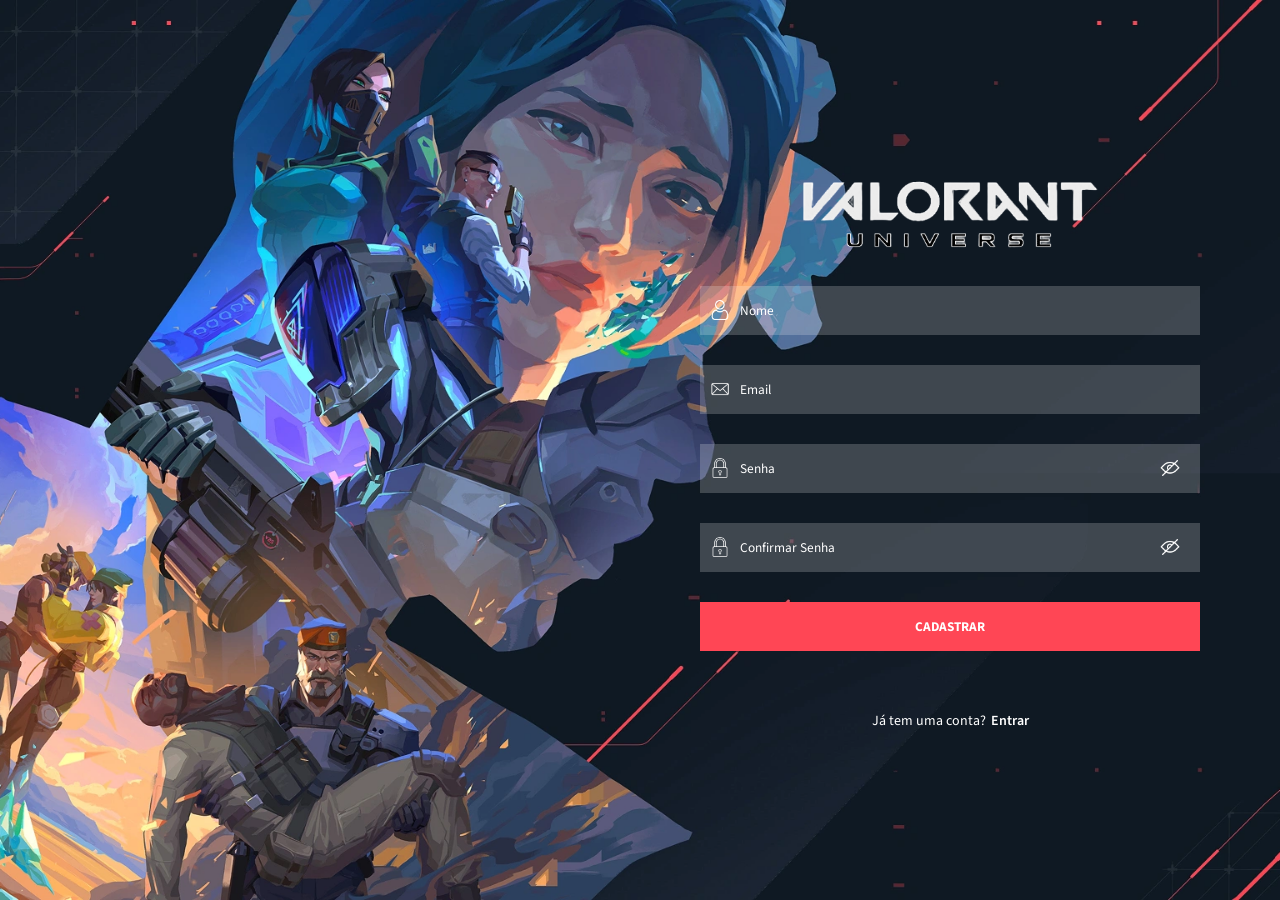
<file: public/cadastro.html>
<!DOCTYPE html>
<html lang="en">
<head>
    <meta charset="UTF-8">
    <meta name="viewport" content="width=device-width, initial-scale=1.0">
    <title>Cadastro | Valorant Universe</title>
    <link rel="stylesheet" href="css/cadastro.css">
    <link rel="shortcut icon" href="../assets/icon/icon.png" type="image/x-icon">
    <script src="./js/sessao.js"></script>
</head>
<body>
    <div class="pag_login">
        <div class="formulario">
            <img class="icon" src="../assets/icon/icon2.png" alt="">
            <div class="input-box">
                <img class="icon-esq" src="../assets/imgs/icon_user.png" alt="">
                <input class="campo" type="text" placeholder="Nome" id="ipt_nome">
            </div>
            <div class="input-box">
                <img class="icon-esq" src="../assets/imgs/icon_email.png" alt="">
                <input class="campo" type="text" placeholder="Email" id="ipt_email">
            </div>
            <div class="input-box">
                <img class="icon-esq" src="../assets/imgs/icon_senha.png" alt="">
                <input class="campo" type="password" placeholder="Senha" id="ipt_senha">
                <img id="olho" class="icon-dir" src="../assets/imgs/icon_olho.png" alt="">
            </div>
            <div class="input-box">
                <img class="icon-esq" src="../assets/imgs/icon_senha.png" alt="">
                <input class="campo" type="password" placeholder="Confirmar Senha" id="ipt_senha2">
                <img id="olho2" class="icon-dir" src="../assets/imgs/icon_olho.png" alt="">
            </div>
            <button class="confirmar" onclick="cadastrar()">CADASTRAR</button>
            <div class="mensagem" id="div_msg"></div>
            <div class="cadastro">
                <span>Já tem uma conta?</span>
                <a href="login.html">Entrar</a>
            </div>
        </div>
    </div>
    <div class="overlay" id="overlay"></div>
    <div class="pop" id="popup">
        <h2>Sucesso ✅</h2>
        <p>Usuário cadastrado com sucesso!</p>
    </div>
</body>
</html>

<script>
    let senha_olho = document.getElementById("ipt_senha");
    let olho = document.getElementById("olho");
    let senha2_olho = document.getElementById("ipt_senha2");
    let olho2 = document.getElementById("olho2");

    function mostrarSenha(){
        if (senha_olho.type === "password") {
            senha_olho.type = "text";
        } else {
            senha_olho.type = "password";
        }
    }

    olho.addEventListener("click", mostrarSenha);

    function mostrarSenha2(){
        if (senha2_olho.type === "password") {
            senha2_olho.type = "text";
        } else {
            senha2_olho.type = "password";
        }
    }

    olho2.addEventListener("click", mostrarSenha2);

    function mostrarPopup() {
        document.getElementById("popup").classList.add("ativo");
        document.getElementById("overlay").classList.add("ativo");
    }

    function fecharPopup() {
        document.getElementById("popup").classList.remove("ativo");
        document.getElementById("overlay").classList.remove("ativo");
    }

    function cadastrar() {

    let nomeVar = ipt_nome.value
    let emailVar = ipt_email.value
    let senhaVar = ipt_senha.value 
    let senha2Var = ipt_senha2.value
    let campos = [nomeVar, emailVar, senhaVar, senha2Var];
    let temEspecial = false;
    let especiais = "!@#$%^&*()_+-=[]{}|;:'\",.<>?/";


    for (let i = 0; i < campos.length; i++) {
      if (campos[i] == "") {
        div_msg.innerHTML = `<span style="color: red;">Preencha todos os campos</span>`;
        return false;
      }
    }

    for (let i = 0; i < senhaVar.length; i++) {
      if (especiais.includes(senhaVar[i])) {
        temEspecial = true;
        break;
      }
    }

    if (!emailVar.includes('@') || !emailVar.includes('.')){
        div_msg.innerHTML = `Insira um <span style="color: red;"> email válido </span>`
        return false
    } else if(senhaVar.length < 8){
        div_msg.innerHTML = `A senha deve ter no <span style="color: red;"> mínimo 8 caracteres </span>`
        return false
    } else if(senhaVar == senhaVar.toUpperCase()){
        div_msg.innerHTML = `A senha deve ter letras <span style="color: red;"> minúsculas </span>`
        return false
    } else if(senhaVar == senhaVar.toLowerCase()){
        div_msg.innerHTML = `A senha deve ter letras <span style="color: red;"> maiúsculas </span>`
        return false
    } else if (!temEspecial) {
        div_msg.innerHTML = `A senha deve ter pelo menos <span style="color: red;">1 caractere especial</span>`;
        return false;
    } else if (senhaVar != senha2Var){
        div_msg.innerHTML = `As senhas devem ser <span style="color: red;"> iguais </span>`
        return false
    } else {
        div_msg.innerHTML = ``
        setInterval(5000);
    }

    // Enviando o valor da nova input
    fetch("/usuarios/cadastrar", {
      method: "POST",
      headers: {
        "Content-Type": "application/json",
      },
      body: JSON.stringify({
        // crie um atributo que recebe o valor recuperado aqui
        // Agora vá para o arquivo routes/usuario.js
        nomeServer: nomeVar,
        emailServer: emailVar,
        senhaServer: senhaVar
      }),
    })
      .then(function (resposta) {
        console.log("resposta: ", resposta);

        if (resposta.ok) {
          mostrarPopup()

          setTimeout(() => {
            fecharPopup()
          }, "2000")

          setTimeout(() => {
            window.location = "login.html";
          }, "1000")

          limparFormulario();
        } else {
          div_msg.innerHTML = `<span style="color: red;"> Email já cadastrado! </span>`
          throw "Houve um erro ao tentar realizar o cadastro!";
        }
      })
      .catch(function (resposta) {
        console.log(`#ERRO: ${resposta}`);
      });
    
      return false;
  }

  function limparFormulario(){
    nomeVar.value = ''
    emailVar.value = ''
    senhaVar.value = ''
    senha2Var.value = ''
  }

</script>
</file>
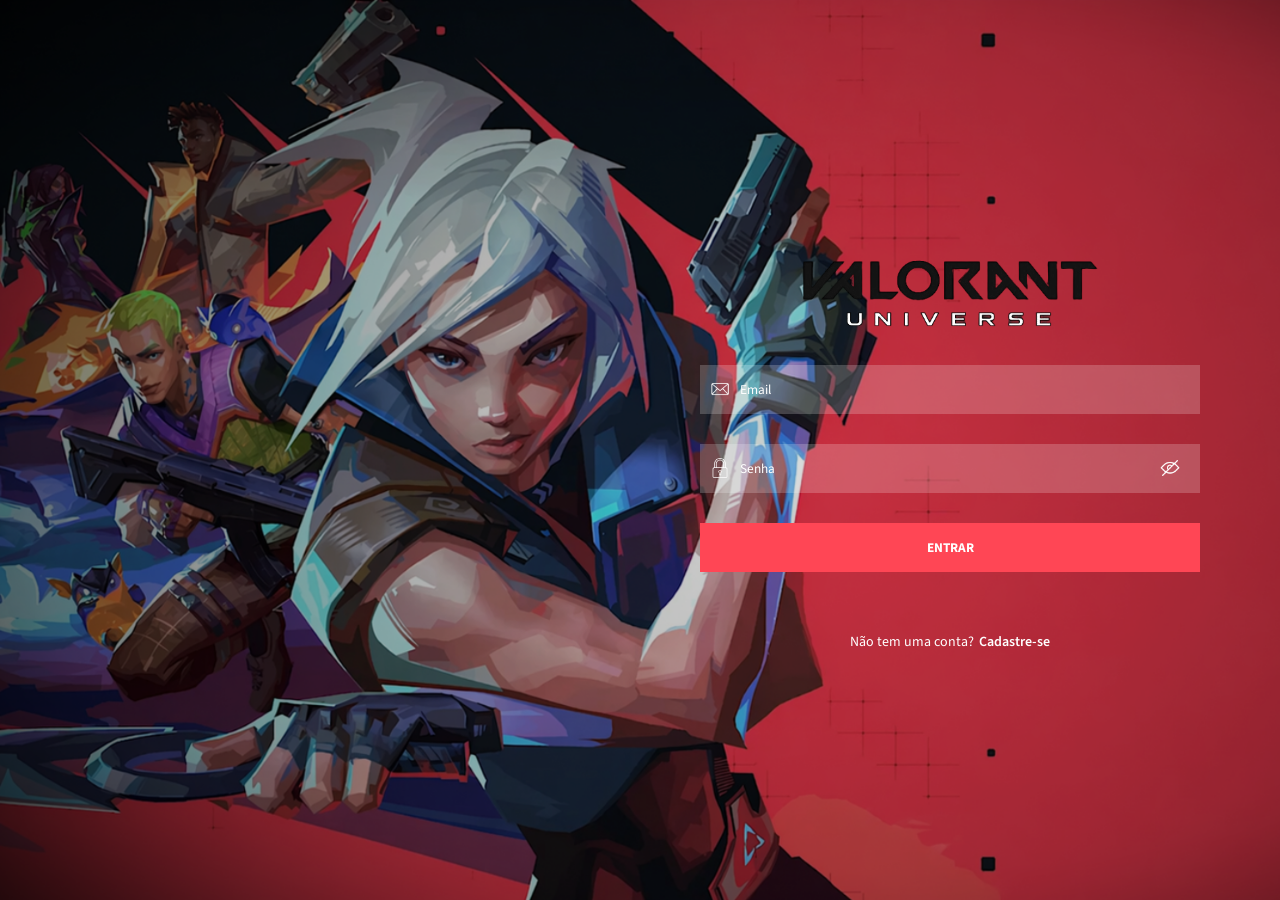
<file: public/login.html>
<!DOCTYPE html>
<html lang="en">
<head>
    <meta charset="UTF-8">
    <meta name="viewport" content="width=device-width, initial-scale=1.0">
    <title>Login | Valorant Universe</title>
    <link rel="stylesheet" href="css/login.css">
    <link rel="shortcut icon" href="../assets/icon/icon.png" type="image/x-icon">
    <script src="./js/sessao.js"></script>
</head>
<body>
    <div class="pag_login">
        <div class="formulario">
            <img class="icon" src="../assets/icon/icon2.png" alt="">
            <div class="input-box">
                <img class="icon-esq" src="../assets/imgs/icon_email.png" alt="">
                <input class="campo" type="text" placeholder="Email" id="email_input">
            </div>
            <div class="input-box">
                <img class="icon-esq" src="../assets/imgs/icon_senha.png" alt="">
                <input id="senha_input" class="campo" type="password" placeholder="Senha">
                <img id="olho" class="icon-dir" src="../assets/imgs/icon_olho.png" alt="">
            </div>
            <button class="confirmar" onclick="entrar()">ENTRAR</button>
            <div style="color: white;" id="div_msg"></div>
            <div class="cadastro">
                <span>Não tem uma conta?</span>
                <a href="cadastro.html">Cadastre-se</a>
            </div>
        </div>
    </div>
    <div class="overlay" id="overlay"></div>
    <div class="pop" id="popup">
        <img src="../assets/imgs/YouTube_loading_symbol_3_(transparent).gif" alt="" style="width: 100px;">
    </div>
</body>
</html>

<script>
    let senha = document.getElementById("senha_input");
    let olho = document.getElementById("olho");

    function mostrarSenha() {
        if (senha.type === "password") {
            senha.type = "text";
        } else {
            senha.type = "password";
        }
    }

    olho.addEventListener("click", mostrarSenha);

    function mostrarPopup() {
        document.getElementById("popup").classList.add("ativo");
        document.getElementById("overlay").classList.add("ativo");
    }

    function fecharPopup() {
        document.getElementById("popup").classList.remove("ativo");
        document.getElementById("overlay").classList.remove("ativo");
    }

    function entrar() {

        var emailVar = email_input.value;
        var senhaVar = senha_input.value;

        if (emailVar == "" || senhaVar == "") {
            div_msg.innerHTML = "Preencha todos os campos";
            return false;
        }
        else {
            setInterval(2000)
        }

        console.log("FORM LOGIN: ", emailVar);
        console.log("FORM SENHA: ", senhaVar);

        fetch("/usuarios/autenticar", {
            method: "POST",
            headers: {
                "Content-Type": "application/json"
            },
            body: JSON.stringify({
                emailServer: emailVar,
                senhaServer: senhaVar
            })
        }).then(function (resposta) {
            console.log("ESTOU NO THEN DO entrar()!")

            if (resposta.ok) {
                mostrarPopup()
                console.log(resposta);

                resposta.json().then(json => {
                    console.log(json);
                    console.log(JSON.stringify(json));
                    sessionStorage.EMAIL_USUARIO = json.email;
                    sessionStorage.SENHA_USUARIO = json.senha;
                    sessionStorage.NOME_USUARIO = json.nome;
                    sessionStorage.ID_USUARIO = json.idUser;
                    sessionStorage.FOTO_USUARIO = json.foto;


                    setTimeout(function () {
                        fecharPopup()
                    }, 1000); // apenas para exibir o loading

                    setTimeout(function () {
                        console.log('vou redirecionar')
                        window.location = "./user_login/index.html";
                    }, 1000); // apenas para exibir o loading

                });

            } else {
                console.log("Houve um erro ao tentar realizar o login!");
                div_msg.innerHTML = "Email e/ou senha inválidos"
            }

        }).catch(function (erro) {
            console.log(erro);
        })

        return false;
    }
</script>
</file>
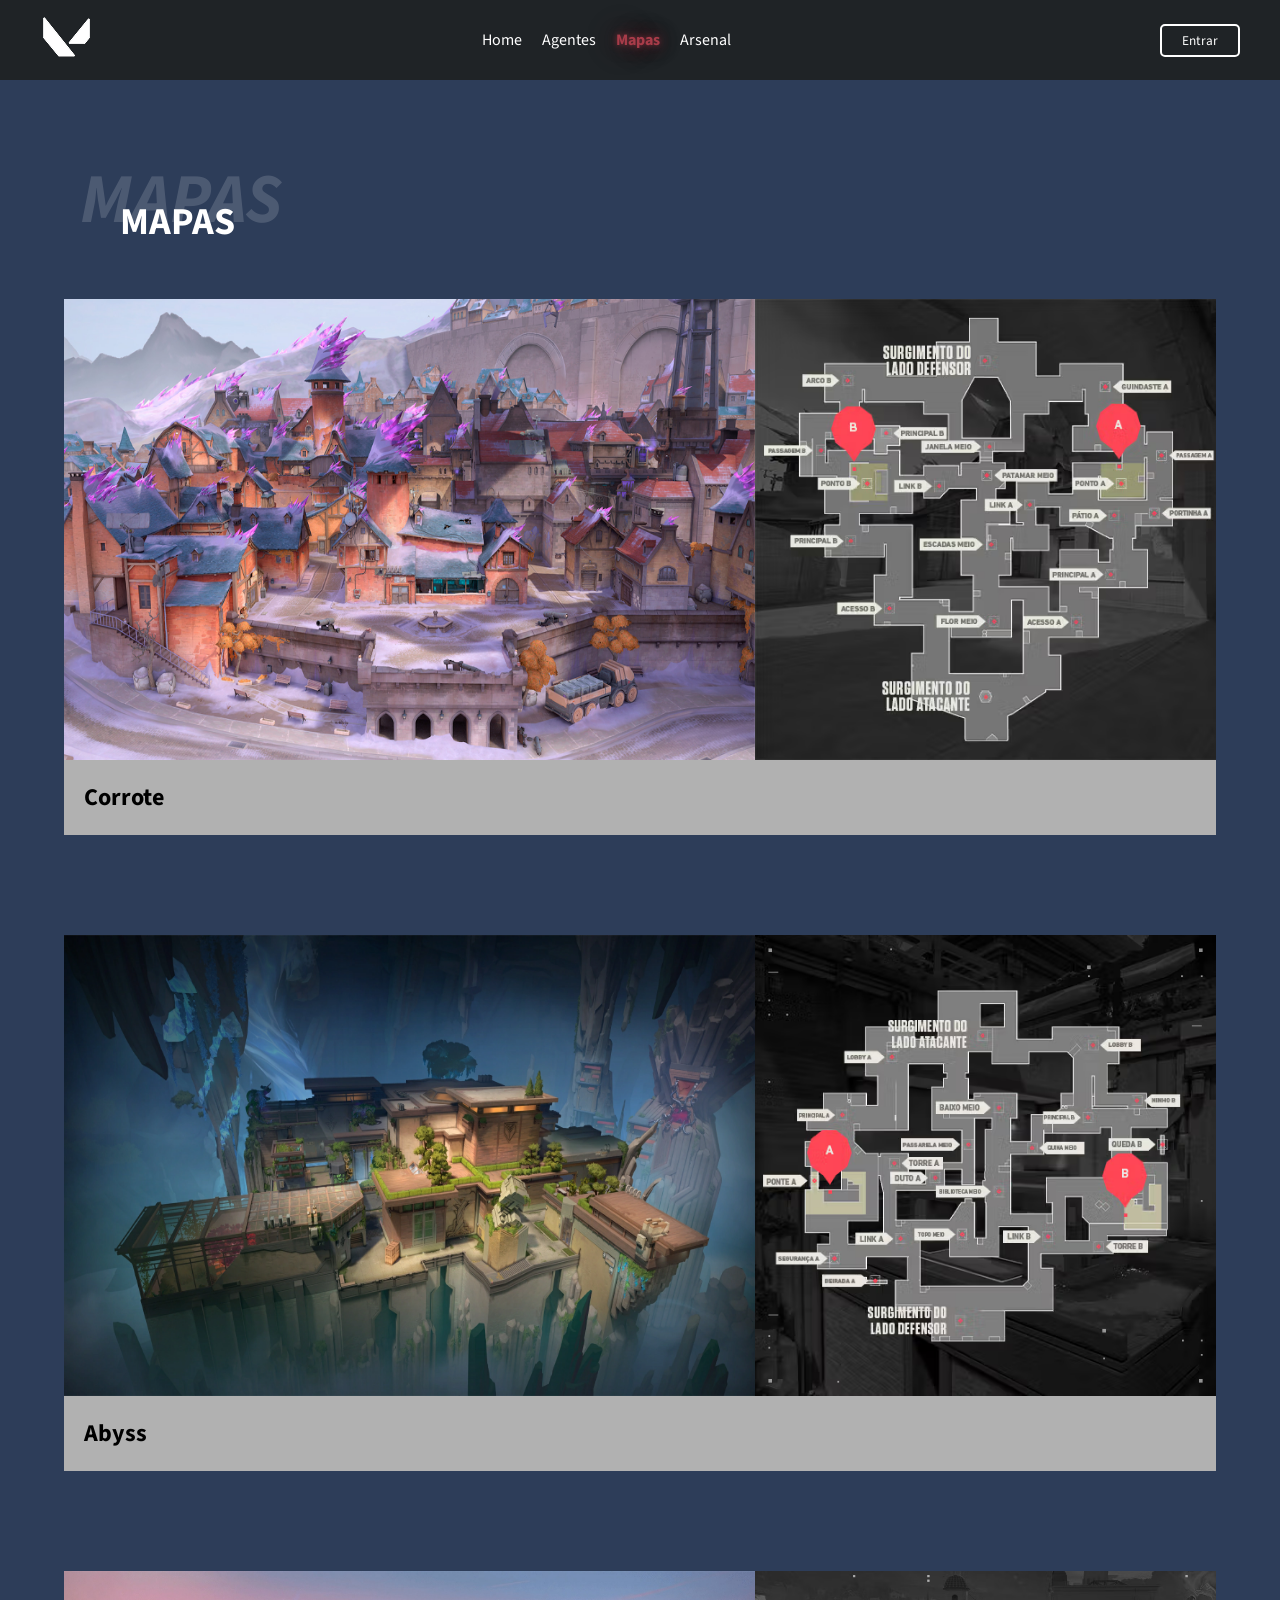
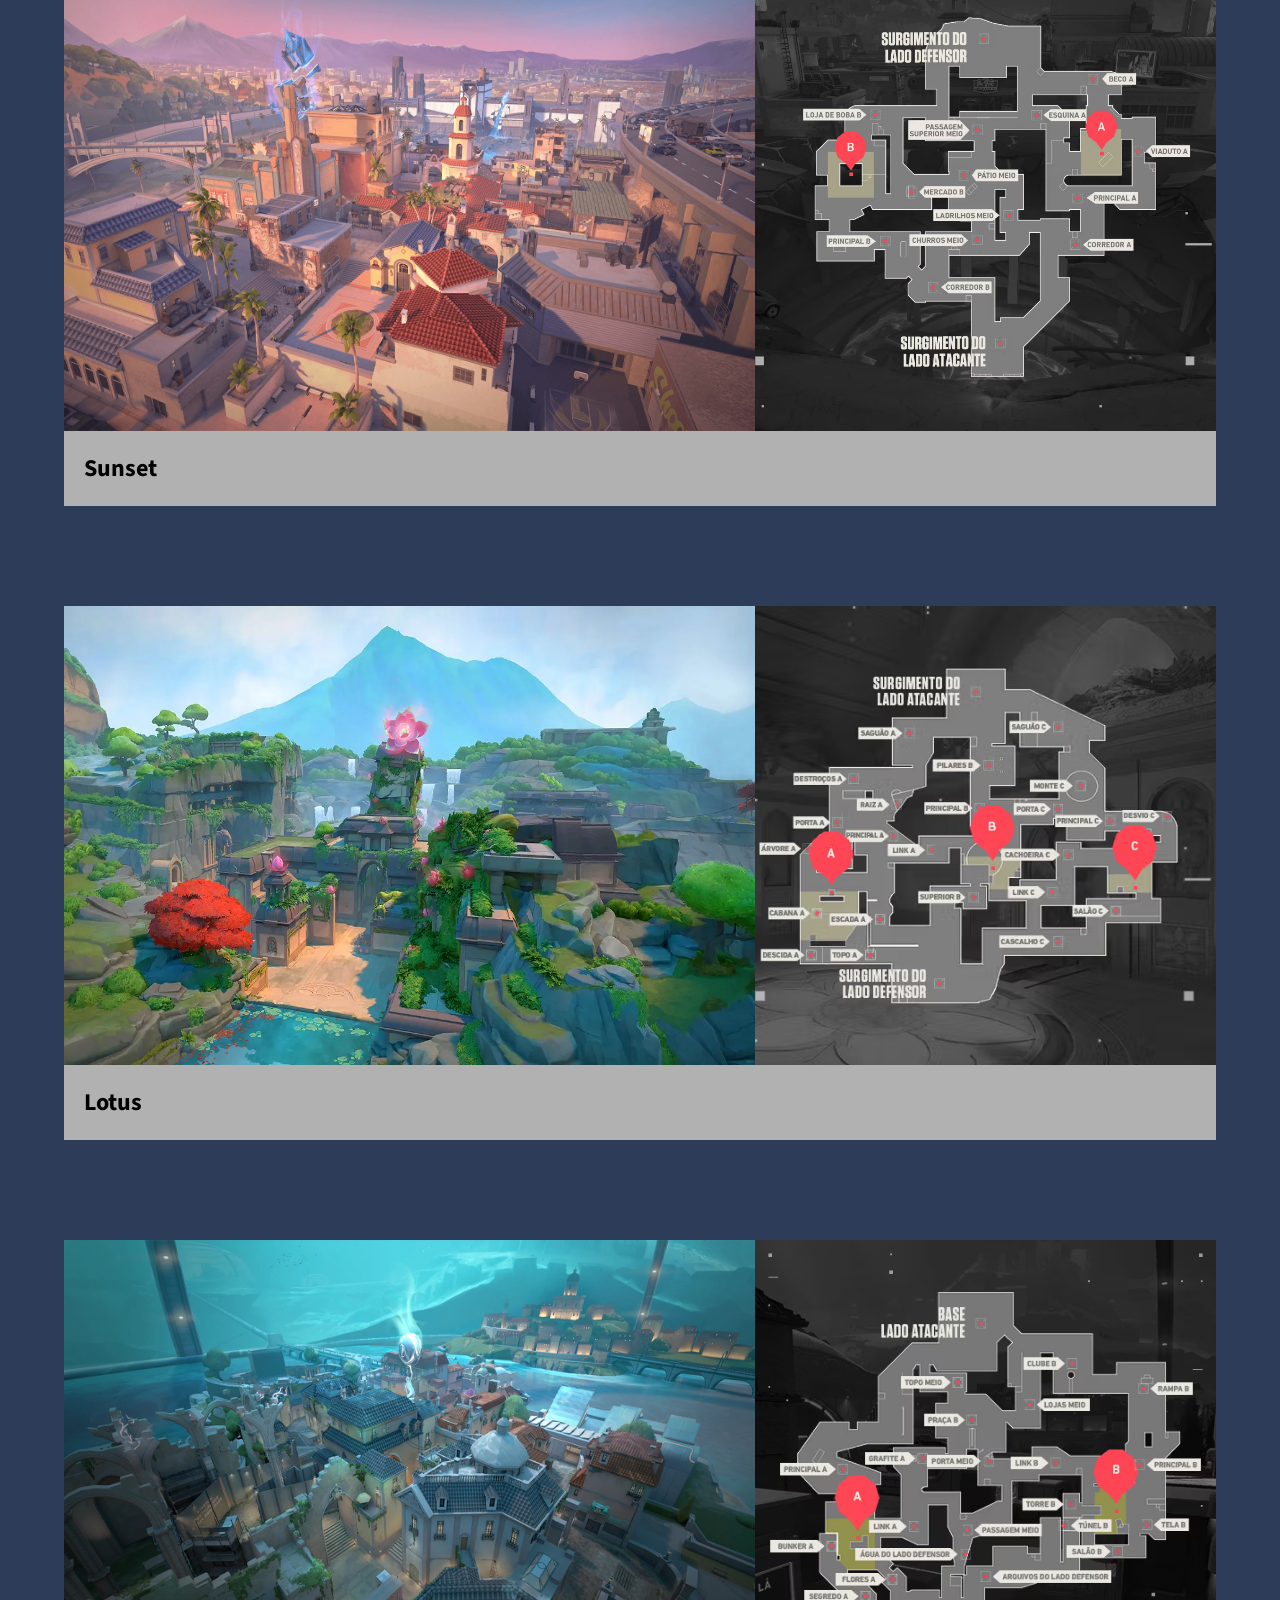
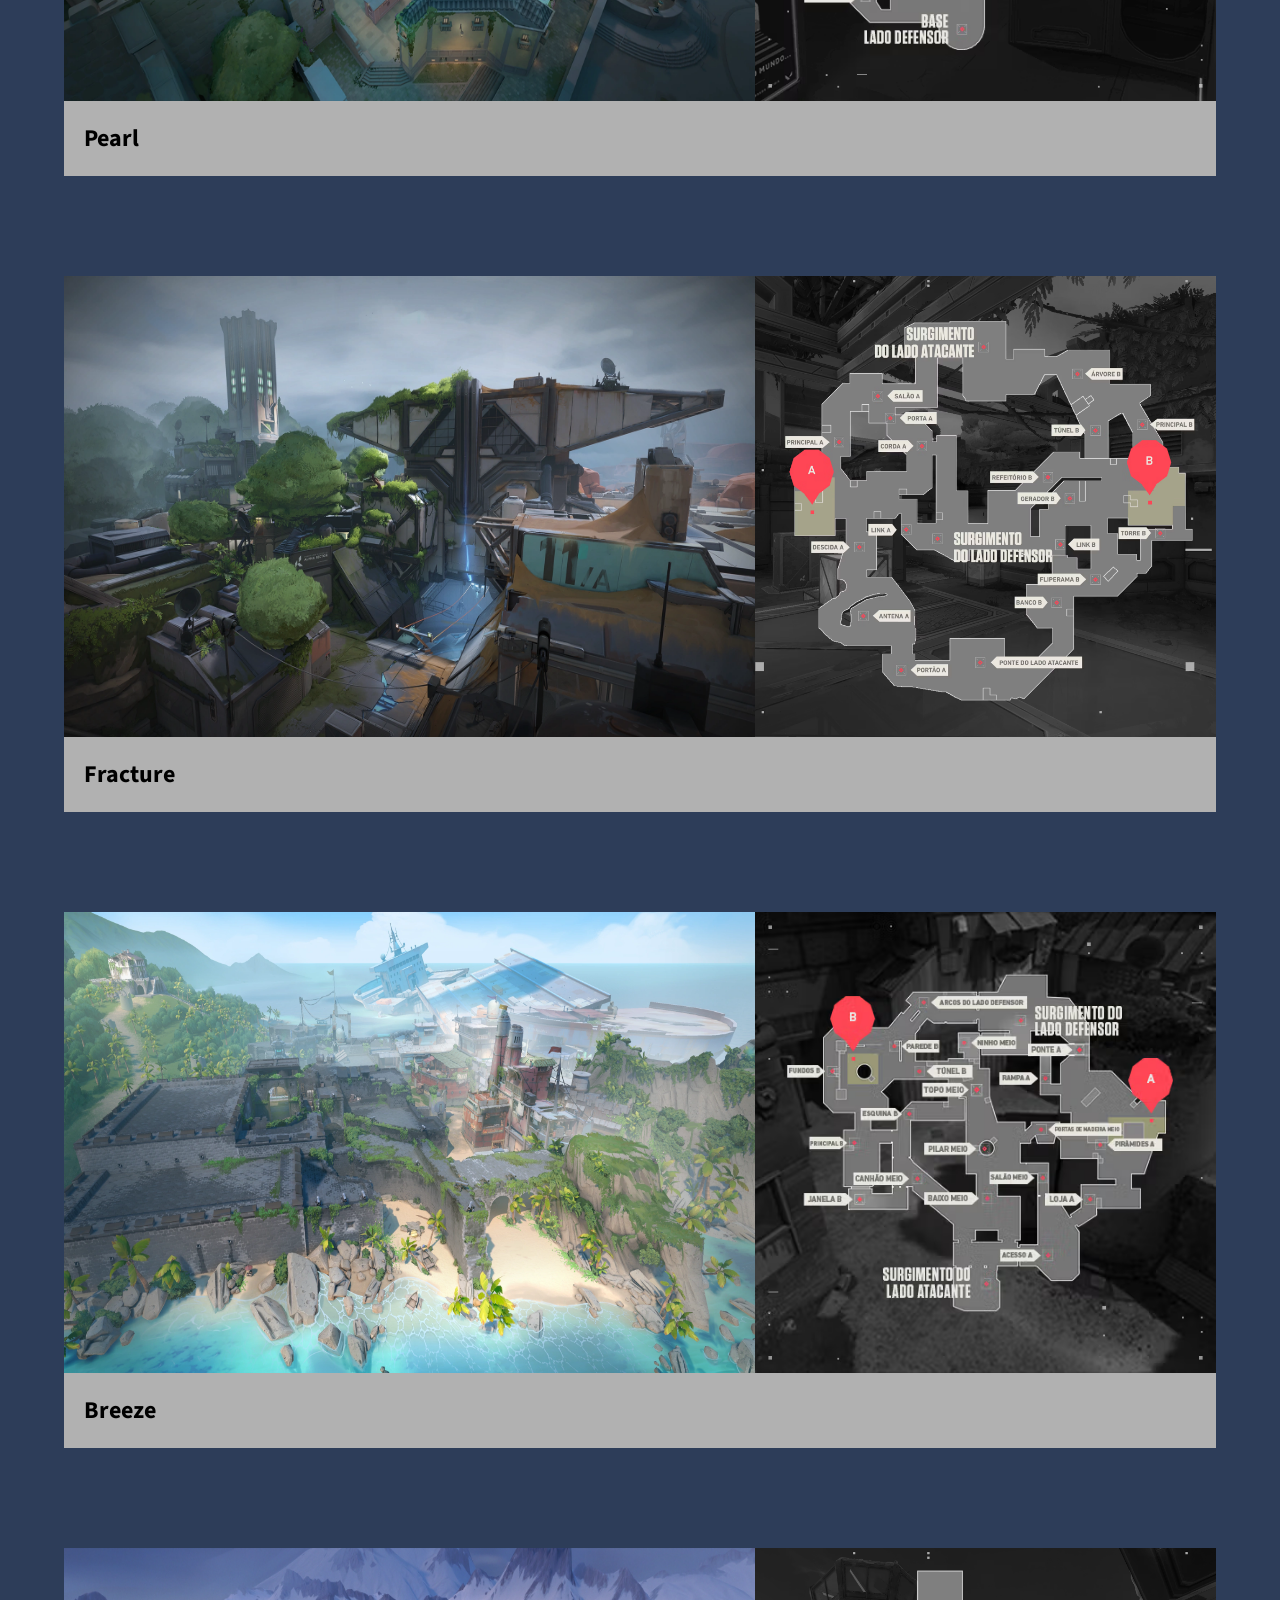
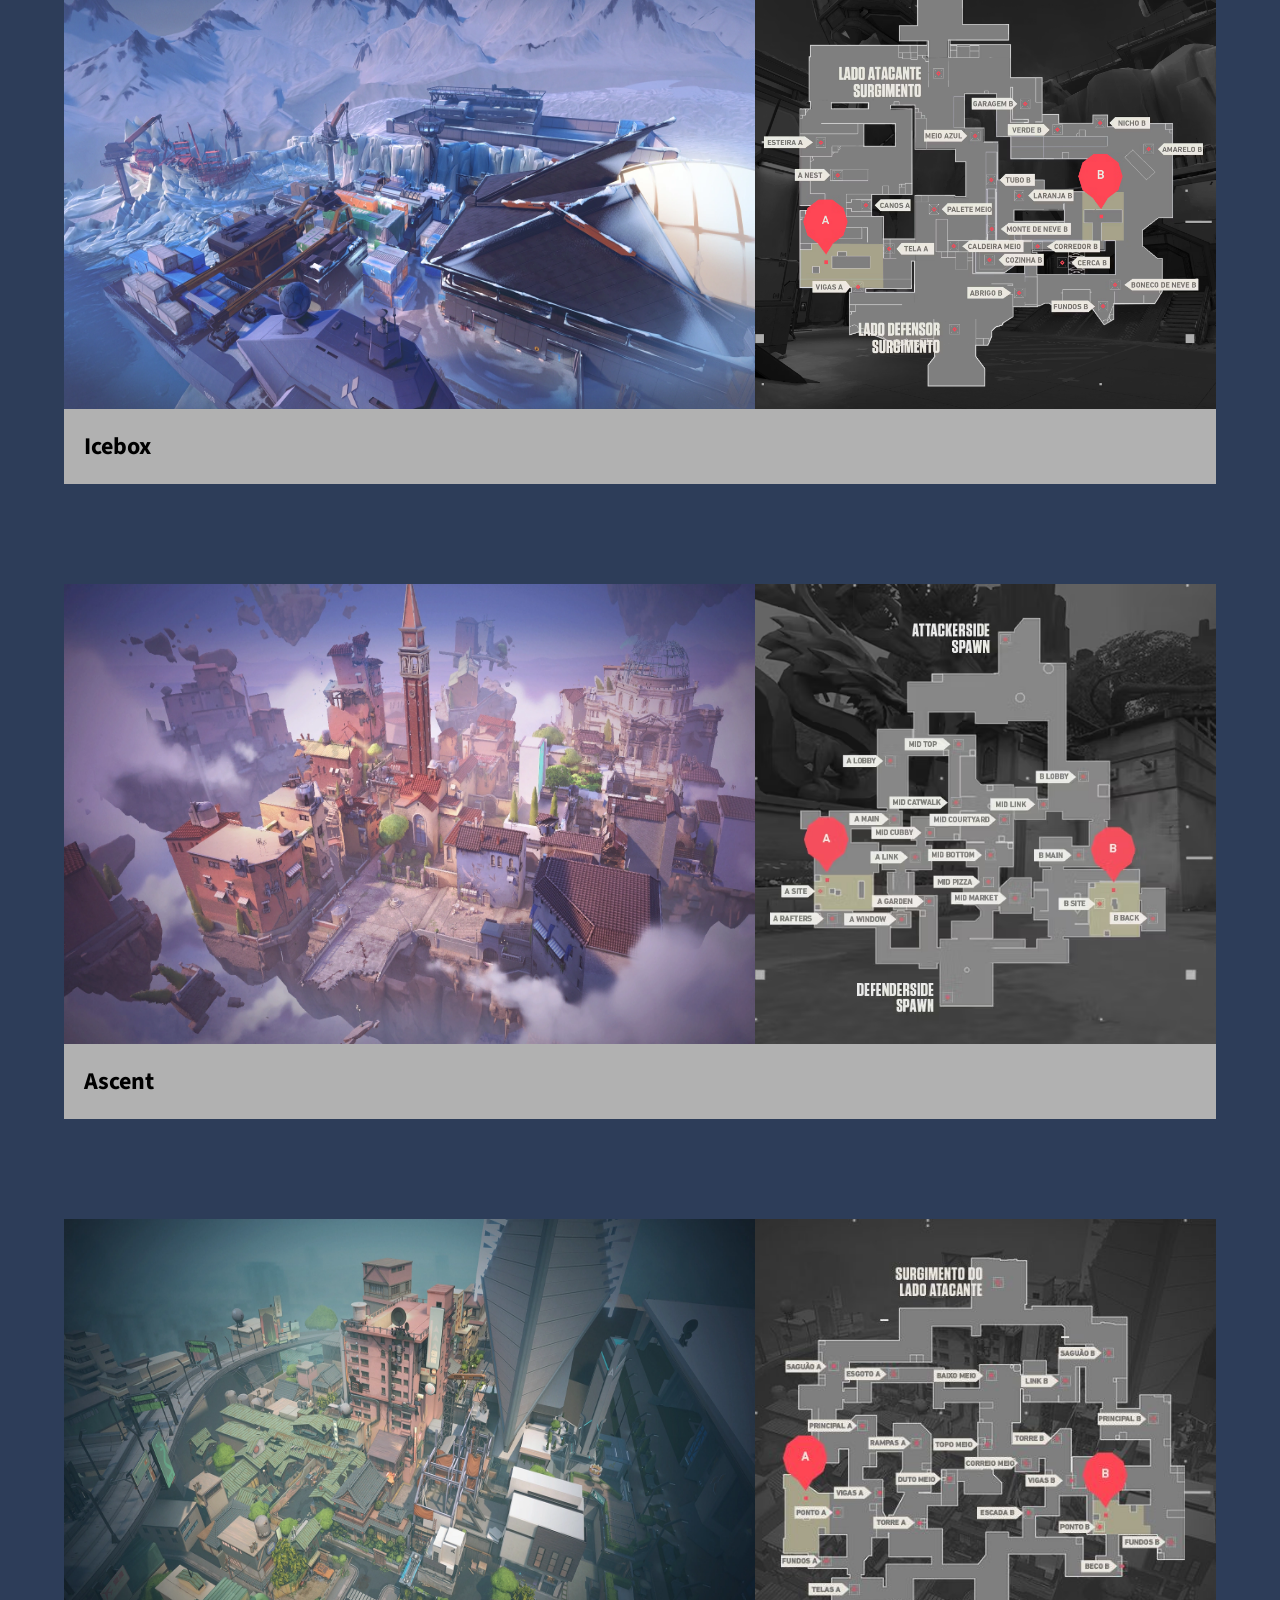
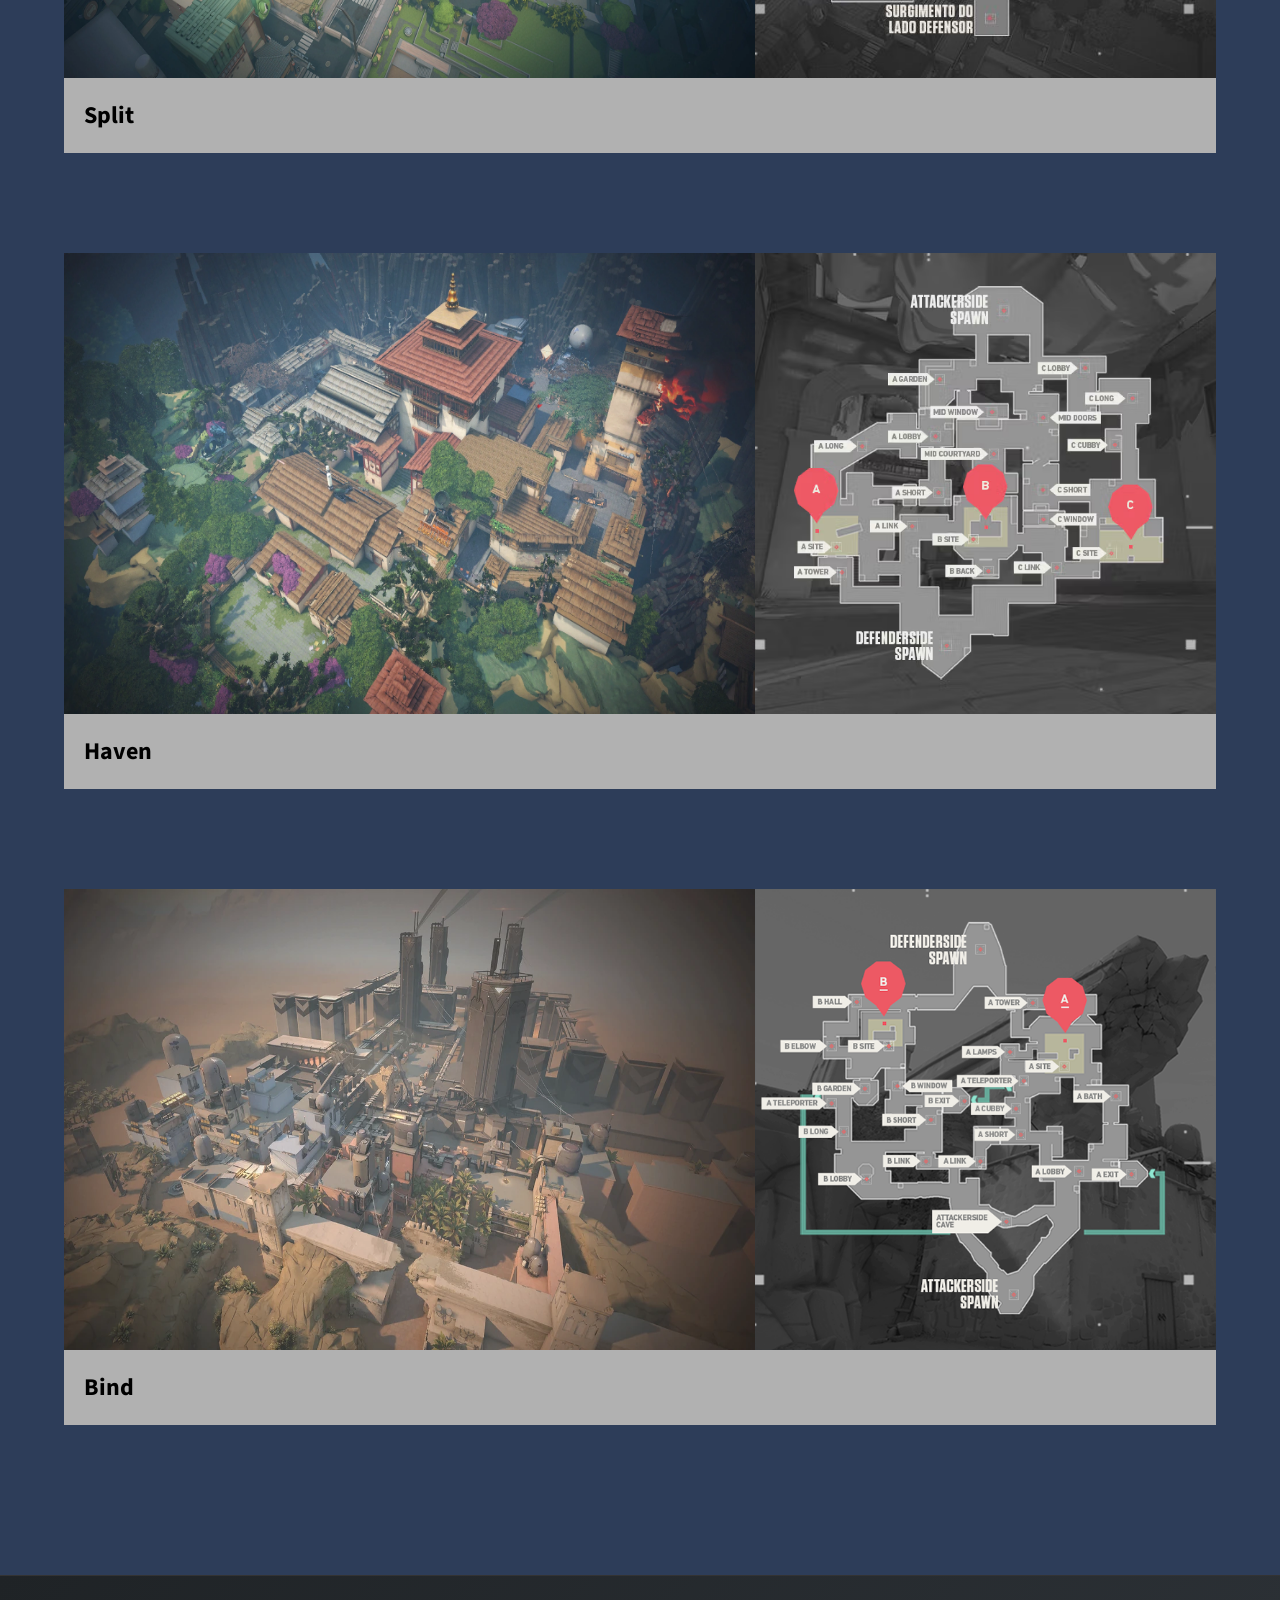
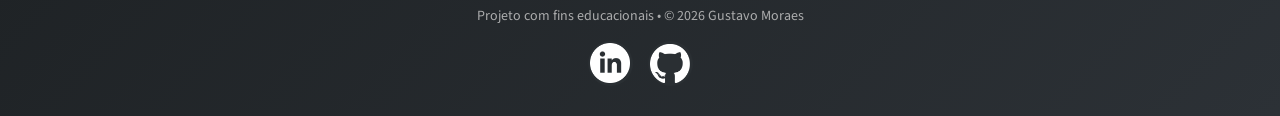
<file: public/mapas.html>
<!DOCTYPE html>
<html lang="en">
<head>
    <meta charset="UTF-8">
    <meta name="viewport" content="width=device-width, initial-scale=1.0">
    <link rel="stylesheet" href="css/mapas.css">
    <link rel="shortcut icon" href="../assets/icon/icon.png" type="image/x-icon">
    <title>Mapas | Valorant Universe</title>
</head>
<body>
    <div class="header">
        <div class="icon">
            <img src="../assets/icon/icon.png" alt="" />
        </div>
        <div class="navbar">
            <ul class="links">
                <li>
                    <a href="index.html">Home</a>
                </li>
                <li>
                    <a href="agentes.html">Agentes</a>
                </li>
                <li>
                    <a href="mapas.html" class="agora">Mapas</a>
                </li>
                <li>
                    <a href="index.html#arsenal">Arsenal</a>
                </li>
                <li>
                    <a href=""></a>
                </li>
                <li>
                    <a href=""></a>
                </li>
            </ul>
        </div>
        <div class="login_botao">
            <a href="login.html"><button class="btn_entrar">Entrar</button></a>
        </div>
    </div>

    <div class="pag_mapas">
        <div class="mapa">
            <div class="conteudo_mapa">
                <h1 class="titulos_mapa_1"><i>MAPAS</i></h1>
                <h1 class="titulos_mapa_2">MAPAS</h1>
            </div>
        </div>

        <div class="conteudo">
            <div class="imagens">
                <img class="imagem_principal" src="../assets/imgs/corrode_mapa.jpg" alt="">
                <img class="imagem_mini" src="../assets/imgs/mini_corrode.avif" alt="">
            </div>
            <div class="nome_mapa">
                <p>Corrote</p>
            </div>
        </div>

        <div class="conteudo">
            <div class="imagens">
                <img class="imagem_principal" src="../assets/imgs/abyss_mapa.webp" alt="">
                <img class="imagem_mini" src="../assets/imgs/mini_abyss.avif" alt="">
            </div>
            <div class="nome_mapa">
                <p>Abyss</p>
            </div>
        </div>

        <div class="conteudo">
            <div class="imagens">
                <img class="imagem_principal" src="../assets/imgs/sunset_mapa.jpg" alt="">
                <img class="imagem_mini" src="../assets/imgs/mini_sunset.avif" alt="">
            </div>
            <div class="nome_mapa">
                <p>Sunset</p>
            </div>
        </div>

        <div class="conteudo">
            <div class="imagens">
                <img class="imagem_principal" src="../assets/imgs/lotus_mapa.webp" alt="">
                <img class="imagem_mini" src="../assets/imgs/mini_lotus.avif" alt="">
            </div>
            <div class="nome_mapa">
                <p>Lotus</p>
            </div>
        </div>

        <div class="conteudo">
            <div class="imagens">
                <img class="imagem_principal" src="../assets/imgs/pearl_mapa.webp" alt="">
                <img class="imagem_mini" src="../assets/imgs/mini_pearl.avif" alt="">
            </div>
            <div class="nome_mapa">
                <p>Pearl</p>
            </div>
        </div>

        <div class="conteudo">
            <div class="imagens">
                <img class="imagem_principal" src="../assets/imgs/fracture_mapa.webp" alt="">
                <img class="imagem_mini" src="../assets/imgs/mini_fracture.avif" alt="">
            </div>
            <div class="nome_mapa">
                <p>Fracture</p>
            </div>
        </div>

        <div class="conteudo">
            <div class="imagens">
                <img class="imagem_principal" src="../assets/imgs/breeze_mapa.webp" alt="">
                <img class="imagem_mini" src="../assets/imgs/mini_breeze.avif" alt="">
            </div>
            <div class="nome_mapa">
                <p>Breeze</p>
            </div>
        </div>

        <div class="conteudo">
            <div class="imagens">
                <img class="imagem_principal" src="../assets/imgs/icebox_mapa.webp" alt="">
                <img class="imagem_mini" src="../assets/imgs/mini_icebox.avif" alt="">
            </div>
            <div class="nome_mapa">
                <p>Icebox</p>
            </div>
        </div>

        <div class="conteudo">
            <div class="imagens">
                <img class="imagem_principal" src="../assets/imgs/ascent_mapa.webp" alt="">
                <img class="imagem_mini" src="../assets/imgs/mini_ascent.avif" alt="">
            </div>
            <div class="nome_mapa">
                <p>Ascent</p>
            </div>
        </div>

        <div class="conteudo">
            <div class="imagens">
                <img class="imagem_principal" src="../assets/imgs/split_mapa.jpg" alt="">
                <img class="imagem_mini" src="../assets/imgs/mini_split.jpg" alt="">
            </div>
            <div class="nome_mapa">
                <p>Split</p>
            </div>
        </div>

        <div class="conteudo">
            <div class="imagens">
                <img class="imagem_principal" src="../assets/imgs/haven_mapa.webp" alt="">
                <img class="imagem_mini" src="../assets/imgs/mini_haven.avif" alt="">
            </div>
            <div class="nome_mapa">
                <p>Haven</p>
            </div>
        </div>

        <div class="conteudo">
            <div class="imagens">
                <img class="imagem_principal" src="../assets/imgs/bind_mapa.webp" alt="">
                <img class="imagem_mini" src="../assets/imgs/mini_bind.png" alt="">
            </div>
            <div class="nome_mapa">
                <p>Bind</p>
            </div>
        </div>
    </div>

    <div class="footer">
        <p>Projeto com fins educacionais • © 2026 Gustavo Moraes</p>
        <div class="redes_sociais">
            <a href="https://www.linkedin.com/in/devgustavomoraes/" target="_blank"><img src="../assets/imgs/LinkedIn_logo_initials.png.webp" alt="LinkedIn"></a>
            <a href="https://github.com/GustavoMoraesf" target="_blank"><img src="../assets/imgs/github-icon-1-logo-black-and-white.png" alt="GitHub"></a>
        </div>
    </div>

</body>
</html>
</file>
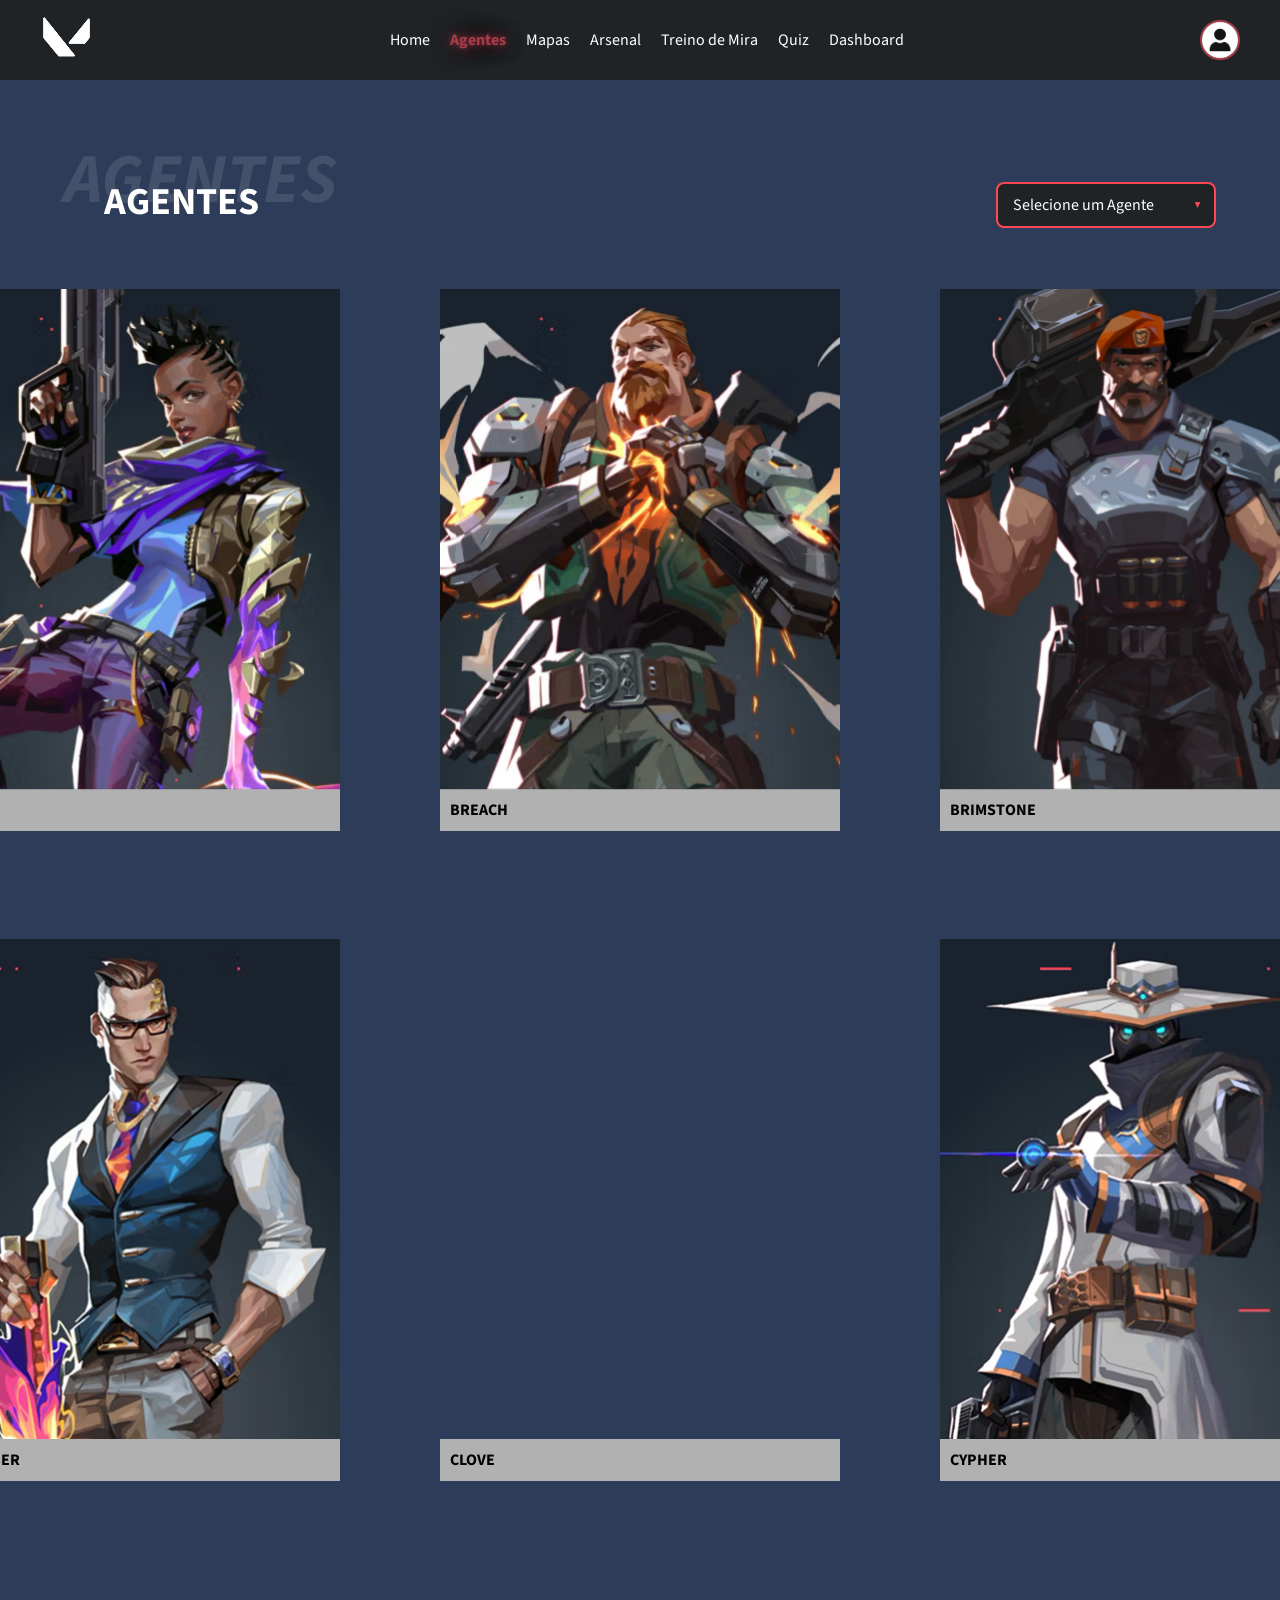
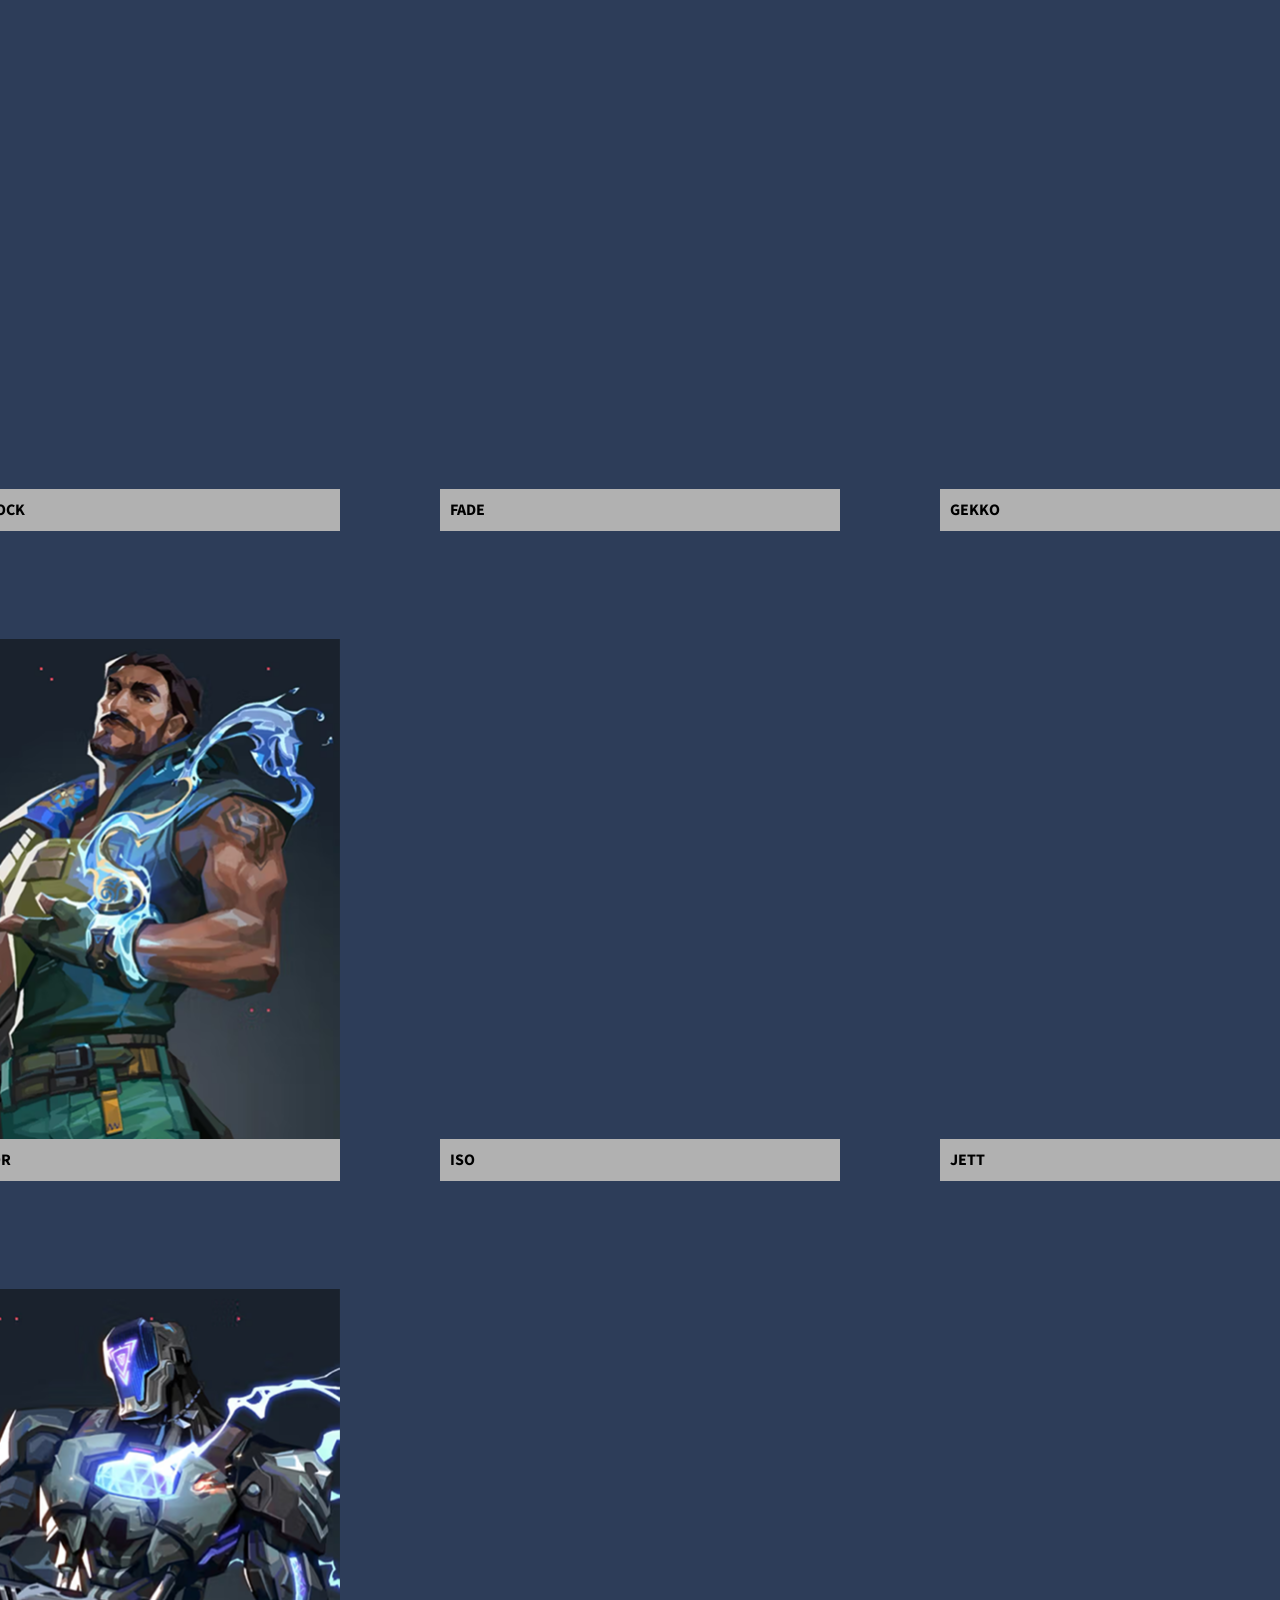
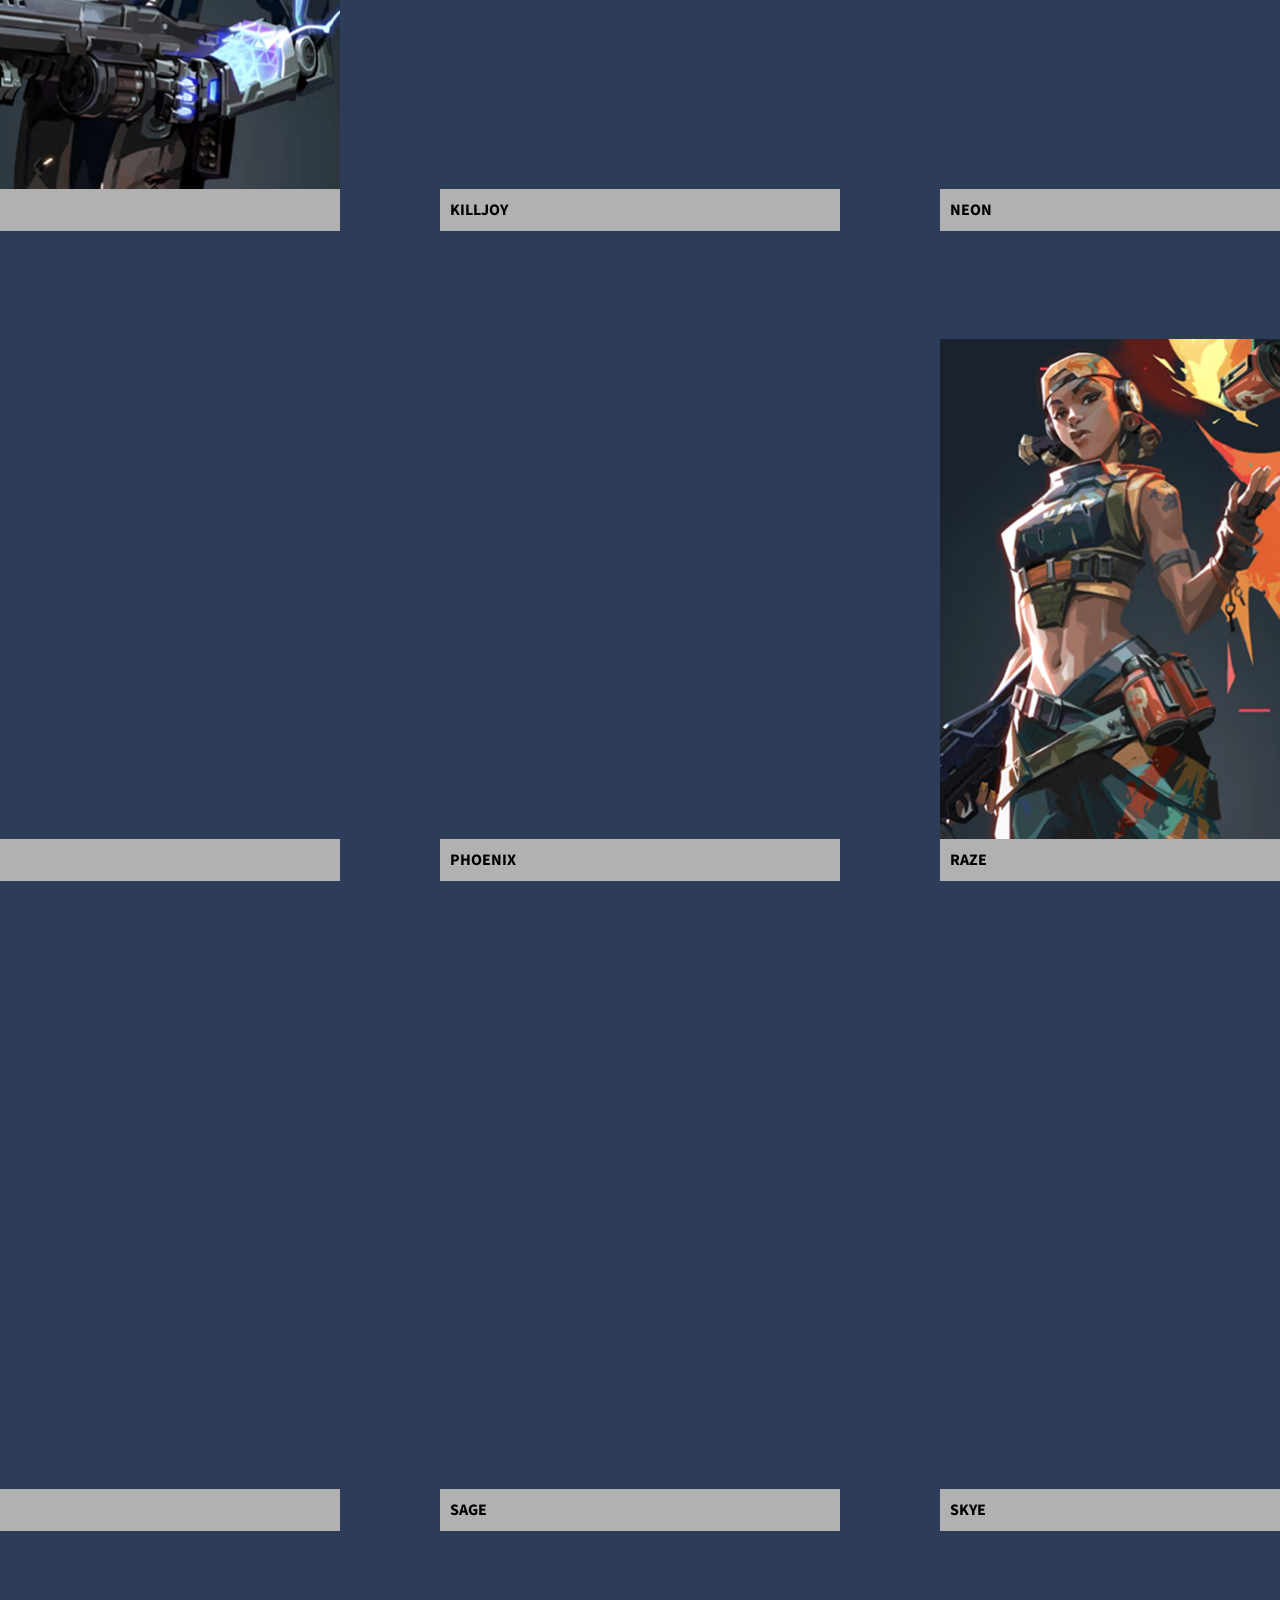
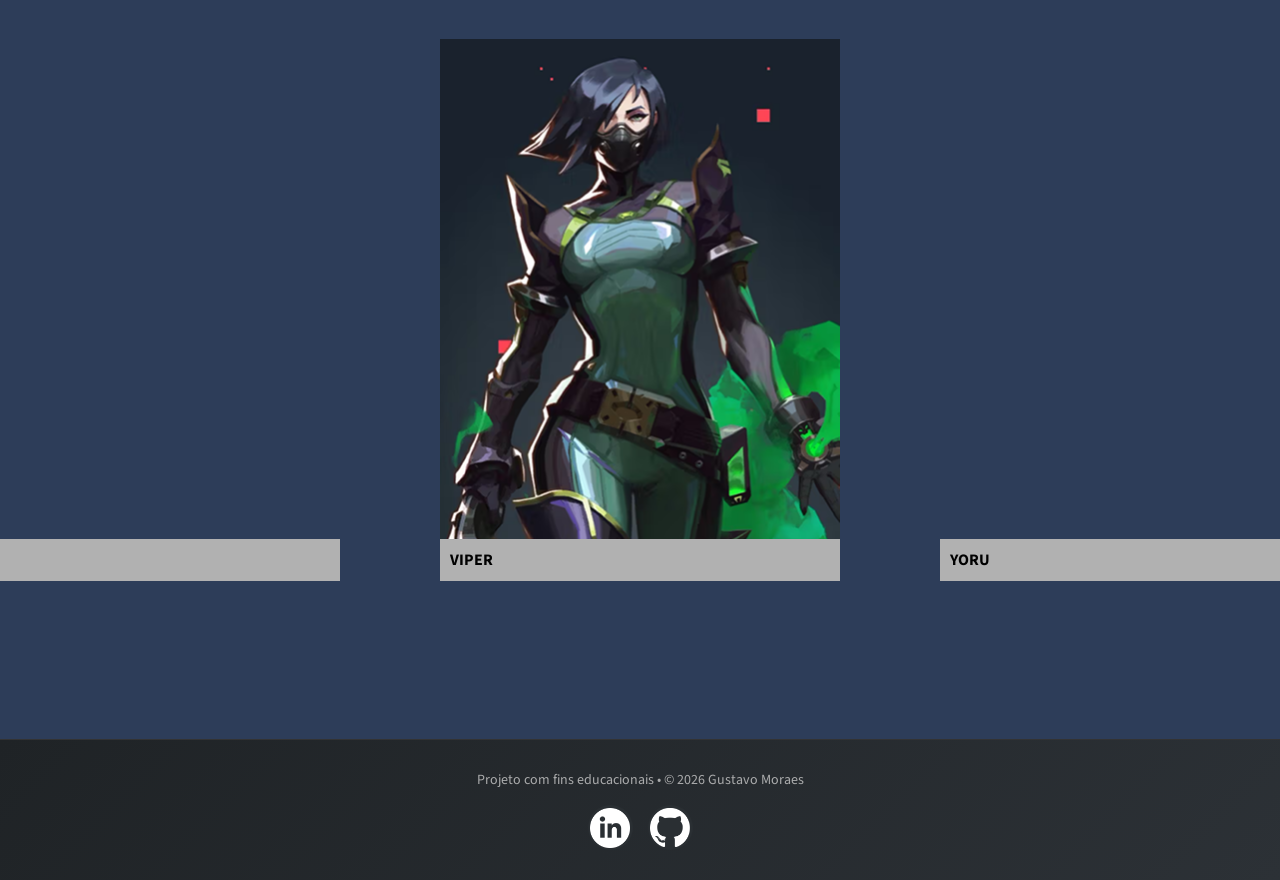
<file: public/user_login/agentes.html>
<!DOCTYPE html>
<html lang="en">
<head>
    <meta charset="UTF-8">
    <meta name="viewport" content="width=device-width, initial-scale=1.0">
    <title>Agentes | Valorant Universe</title>
    <link rel="stylesheet" href="../css/agentes.css" />
    <link rel="shortcut icon" href="../assets/icon/icon.png" type="image/x-icon">
</head>
<body>
    <div class="header">
        <div class="icon">
            <img src="../assets/icon/icon.png" alt="" />
        </div>
        <div class="navbar">
            <ul class="links">
                <li>
                    <a href="index.html">Home</a>
                </li>
                <li>
                    <a class="agora" href="agentes.html">Agentes</a>
                </li>
                <li>
                    <a href="mapas.html">Mapas</a>
                </li>
                <li>
                    <a href="index.html#arsenal">Arsenal</a>
                </li>
                <li>
                    <a href="aimLab.html">Treino de Mira</a>
                </li>
                <li>
                    <a href="quiz.html">Quiz</a>
                </li>
                <li>
                    <a href="dashboard.html">Dashboard</a>
                </li>
            </ul>
        </div>
        <div class="login_user">
            <img src="../assets/imgs/fade_icon.webp" alt="" id="open-btn">
        </div>
    </div>

    <div id="mySidebar" class="sidebar">
        <a href="javascript:void(0)" class="close-btn" id="close-btn">&times;</a>
        <div class="login_user">
            <img src="../assets/imgs/fade_icon.webp" alt="" id="side_foto">
            <span id="side_user">Usuario</span>
        </div>
        <div class="escolhas">
            <a href="configuracoes.html">Configurações</a>
            <a href="../index.html">Sair</a>    
        </div>
    </div>

    <div class="pag_agentes">
        <div class="agentes">
            <div class="conteudo_agentes">
                <h1 class="titulos_agentes_1"><i>AGENTES</i></h1>
                <h1 class="titulos_agentes_2">AGENTES</h1>
            </div>
            <div class="select-container">
                <select id="agentes" onchange="irParaAgentes()">
                    <option selected disabled value="">Selecione um Agente</option>
                    <option value="astra">Astra</option>
                    <option value="breach">Breach</option>
                    <option value="brimstone">Brimstone</option>
                    <option value="chamber">Chamber</option>
                    <option value="clove">Clove</option>
                    <option value="cypher">Cypher</option>
                    <option value="deadlock">Deadlock</option>
                    <option value="fade">Fade</option>
                    <option value="gekko">Gekko</option>
                    <option value="harbor">Harbor</option>
                    <option value="iso">Iso</option>
                    <option value="jett">Jett</option>
                    <option value="kayo">KAY/O</option>
                    <option value="killjoy">Killjoy</option>
                    <option value="neon">Neon</option>
                    <option value="omen">Omen</option>
                    <option value="phoenix">Phoenix</option>
                    <option value="raze">Raze</option>
                    <option value="reyna">Reyna</option>
                    <option value="sage">Sage</option>
                    <option value="skye">Skye</option>
                    <option value="sova">Sova</option>
                    <option value="viper">Viper</option>
                    <option value="yoru">Yoru</option>
                </select>
            </div>
        </div>

        <div class="imgs">
            <div class="card" id="astra">
                <div class="flip-card">
                    <div class="flip-card-inner">
                        <div class="flip-card-front">
                            <img class="flip-card-image" src="../assets/imgs/card_astra.png" alt="">
                        </div>
                        <div class="flip-card-back">
                            <p class="personagem">
                                Astra, a Agente ganense, utiliza energias cósmicas para moldar o campo de 
                                batalha a seu bel-prazer. Com total domínio da sua forma astral e um talento 
                                estratégico nato, ela está sempre anos-luz à frente dos inimigos.
                            </p>
                            <p class="personagem">Função: <b>Controlador</b></p>

                            <div class="habilidades">
                                <img src="../assets/imgs/stum_astra.png" alt="" style="width: 60px; height: 60px;">
                                <p>
                                    <b>PULSO NOVA</b> <br> 
                                    O Pulso Nova carrega brevemente e depois estoura, causando concussão a todos os jogadores na 
                                    área.
                                </p>
                            </div>
                            <div class="habilidades">
                                <img src="../assets/imgs/smoke_astra.png" alt="" style="width: 60px;">
                                <p>
                                    <b>NEBULOSA</b> <br>
                                    Posicione Estrelas na Forma Astral. ATIVE uma Estrela para transformá-la em uma Nebulosa 
                                    (fumaça)
                                </p>
                            </div>
                            <div class="habilidades">
                                <img src="../assets/imgs/puxao_astra.png" alt=""style="width: 60px;">
                                <p>
                                    <b>POÇO GRAVITACIONAL</b> <br>
                                    ATIVE uma estrela para formar um Poço Gravitacional. 
                                    Jogadores na área são puxados em direção ao centro antes de ele explodir, deixando 
                                    Vulnerável quem ainda estiver preso ali.
                                </p>

                            </div>
                            <div class="habilidades">
                                <img src="../assets/imgs/ult_astra.png" alt=""style="width: 60px;">
                                <p>
                                    <b>DIVISA CÓSMICA</b> <br>
                                    Uma divisa Cósmica infinita surge e conecta os pontos selecionados. A Divisa Cósmica bloqueia 
                                    disparos e abafa muito o som.
                                </p>
                            </div>
                        </div>
                    </div>
                </div>

                <p class="nome_personagem">ASTRA</p>
            </div>

            <div class="card" id="breach">
                <div class="flip-card">
                    <div class="flip-card-inner">
                        <div class="flip-card-front">
                            <img class="flip-card-image" src="../assets/imgs/card_breach.png" alt="">
                        </div>
                        <div class="flip-card-back">
                            <p class="personagem">
                                Breach, o homem-biônico sueco, dispara poderosos jatos cinéticos para forçar a 
                                abertura de um caminho pelo território inimigo. O dano e a interrupção que ele causa 
                                garantem que nenhuma luta seja justa.
                            </p>
                            <p class="personagem">Função: <b>Iniciador</b></p>

                            <div class="habilidades">
                                <img src="../assets/imgs/bang_breach.png" alt="" style="width: 60px;">
                                <p>
                                    <b>ESTOPIM</b> <br>
                                    DISPARE a carga para armar um jato de ação rápida pela parede. 
                                    A carga é detonada, cegando todos os jogadores que estiverem olhando para ela.
                                </p>
                            </div>
                            <div class="habilidades">
                                <img src="../assets/imgs/stum_breach.png" alt=""style="width: 60px;">
                                <p>
                                    <b>FALHA TECTÔNICA</b> <br> 
                                    Use para iniciar o terremoto, estonteando todos os jogadores na zona e numa 
                                    linha reta até a zona.
                                </p>
                            </div>
                            <div class="habilidades">
                                <img src="../assets/imgs/socao_breach.png" alt="" style="width: 60px;">
                                <p>
                                    <b>PÓS-CHOQUE</b> <br>
                                    EQUIPE uma carga de fusão. DISPARE a carga para armar um jato de ação lenta pela parede.
                                    O jato causa muito dano a todos que estiverem na área de efeito.
                                </p>

                            </div>
                            <div class="habilidades">
                                <img src="../assets/imgs/ult_breach.png" alt=""style="width: 60px;">
                                <p>
                                    <b>ONDA TROVEJANTE</b> <br>
                                    Dispare para lançar um terremoto em cascata por todo o 
                                    terreno num grande cone. O terremoto estonteia e derruba todos que estiverem na área 
                                    de efeito.
                                </p>
                            </div>
                        </div>
                    </div>
                </div>

                <p class="nome_personagem">BREACH</p>
            </div>

            <div class="card" id="brimstone">
                <div class="flip-card">
                    <div class="flip-card-inner">
                        <div class="flip-card-front">
                            <img class="flip-card-image" src="../assets/imgs/card_brimstone.png" alt="">
                        </div>
                        <div class="flip-card-back">
                            <p class="personagem">
                                Vindo diretamente dos EUA, o arsenal orbital do Brimstone garante que o 
                                esquadrão dele sempre esteja em vantagem. Sua capacidade de oferecer utilitários 
                                com precisão e segurança faz dele um comandante inigualável na linha de frente.
                            </p>
                            <p class="personagem">Função: <b>Controlador</b></p>

                            <div class="habilidades">
                                <img src="../assets/imgs/incendiario_brim.avif" alt="" style="width: 60px;">
                                <p>
                                    <b>INCENDIÁRIO</b> <br>
                                    EQUIPE um lançador de granadas incendiárias. DISPARE para lançar uma granada que 
                                    detona no chão, gerando uma zona de fogo que causa dano aos jogadores dentro dela.
                                </p>
                            </div>
                            <div class="habilidades">
                                <img src="../assets/imgs/fumaça_brim.avif" alt=""style="width: 60px;">
                                <p>
                                    <b>FUMAÇA CELESTE</b> <br>
                                    Use para lançar nuvens de fumaça de longa duração que bloqueiam a visão na área selecionada.
                                </p>
                            </div>
                            <div class="habilidades">
                                <img src="../assets/imgs/estimulante_brim.avif" alt="" style="width: 60px;">
                                <p>
                                    <b>SINALIZADOR ESTIMULANTE</b> <br>
                                    Jogue o sinalizador diante de Brimstone. Ao pousar, 
                                    o sinalizador criará um campo que concede Tiro Rápido 
                                    aos jogadores.
                                </p>

                            </div>
                            <div class="habilidades">
                                <img src="../assets/imgs/orbital_brim.avif" alt=""style="width: 60px;">
                                <p>
                                    <b>ATAQUE ORBITAL</b> <br>
                                    DISPARE para lançar um ataque prolongado de laser orbital 
                                    no local selecionado, causando muito dano ao longo do tempo aos jogadores na 
                                    área selecionada.
                                </p>
                            </div>
                            
                        </div>
                    </div>
                </div>

                <p class="nome_personagem">BRIMSTONE</p>
            </div>
        </div>

        <div class="imgs">
            <div class="card" id="chamber">
                <div class="flip-card">
                    <div class="flip-card-inner">
                        <div class="flip-card-front">
                            <img class="flip-card-image" src="../assets/imgs/card_chamber.png" alt="">
                        </div>
                        <div class="flip-card-back">
                            <p class="personagem">
                                Bem-vestido e armado até os dentes, o criador de armas francês Chamber 
                                coloca os inimigos para correr com precisão mortal. Use e abuse do arsenal 
                                personalizado dele para segurar posições e abater inimigos de longe, criando a defesa 
                                perfeita para qualquer plano.
                            </p>
                            <p class="personagem">Função: <b>Sentinela</b></p>

                            <div class="habilidades">
                                <img src="../assets/imgs/caçador_chamber.avif" alt="" style="width: 60px;">
                                <p>
                                    <b>CAÇADOR DE CABEÇAS</b> <br>
                                    ATIVE para equipar uma pistola pesada. 
                                    Use o DISPARO ALTERNATIVO com a pistola equipada para mirar.
                                </p>
                            </div>
                            <div class="habilidades">
                                <img src="../assets/imgs/tp_chamber.avif" alt=""style="width: 60px;">
                                <p>
                                    <b>RENDEZVOUS</b> <br>
                                    Enquanto estiver no chão e dentro do alcance da âncora, REATIVE para 
                                    teleportar rapidamente até a âncora.
                                </p>
                            </div>
                            <div class="habilidades">
                                <img src="../assets/imgs/trap_chamber.avif" alt="" style="width: 60px;">
                                <p>
                                    <b>MARCA REGISTRADA</b> <br>
                                    Quando um inimigo entra no alcance, a armadilha inicia uma contagem 
                                    regressiva e desestabiliza o terreno ao redor, criando um campo que 
                                    desacelera os jogadores dentro dele. 
                                </p>

                            </div>
                            <div class="habilidades">
                                <img src="../assets/imgs/ult_chamber.avif" alt=""style="width: 60px;">
                                <p>
                                    <b>TOUR DE FORCE</b> <br>
                                    Invoca um poderoso fuzil de precisão que abate um 
                                    inimigo com qualquer acerto na parte superior do corpo.     
                                </p>
                            </div>
                        </div>
                    </div>
                </div>
                
                <p class="nome_personagem">CHAMBER</p>
            </div>
            <div class="card" id="clove">
                <div class="flip-card">
                    <div class="flip-card-inner">
                        <div class="flip-card-front">
                            <img class="flip-card-image" src="../assets/imgs/card_clove.png" alt="">
                        </div>
                        <div class="flip-card-back">
                            <p class="personagem">
                                Clove, ume encrenqueire da Escócia, vai desorientar os inimigos tanto no 
                                calor do combate quanto no frio da morte. Jovem e imortal, elu mantém os 
                                inimigos confusos até do além-túmulo: momentos após a morte, elu retorna à vida.
                            </p>
                            <p class="personagem">Função: <b>Controlador</b></p>

                            <div class="habilidades">
                                <img src="../assets/imgs/desvitalização_clove.avif" alt="" style="width: 60px;">
                                <p>
                                    <b>DESVITALIZAÇÃO</b> <br>
                                    DISPARE para lançá-lo. Ele detona após um breve intervalo e aplica 
                                    temporariamente Deterioração a todos os alvos atingidos.
                                </p>
                            </div>
                            <div class="habilidades">
                                <img src="../assets/imgs/artimanha_clove.avif" alt=""style="width: 60px;">
                                <p>
                                    <b>ARTIMANHA</b> <br>
                                    Use o DISPARO ALTERNATIVO para confirmar e lançar nuvens que bloqueiam 
                                    a visão nas áreas selecionadas.
                                </p>
                            </div>
                            <div class="habilidades">
                                <img src="../assets/imgs/Revitalizar_clove.avif" alt="" style="width: 60px;">
                                <p>
                                    <b>REVITALIZAR</b> <br>
                                    Absorva INSTANTANEAMENTE a energia vital de um inimigo caído que 
                                    sofreu dano ou foi abatido por Clove e receba aceleração e Vida temporárias. 
                                </p>

                            </div>
                            <div class="habilidades">
                                <img src="../assets/imgs/ult_clove.avif" alt=""style="width: 60px;">
                                <p>
                                    <b>AINDA NÃO MORRI</b> <br>
                                    Após morrer, ATIVE para ressuscitar. Depois de ressuscitar, 
                                    Clove precisa obter um abate ou uma assistência de dano em um determinado 
                                    período ou morre de vez.     
                                </p>
                            </div>
                        </div>
                    </div>
                </div>
                
                <p class="nome_personagem">CLOVE</p>
            </div>
            <div class="card" id="cypher">
                <div class="flip-card">
                    <div class="flip-card-inner">
                        <div class="flip-card-front">
                            <img class="flip-card-image" src="../assets/imgs/card_cypher.png" alt="">
                        </div>
                        <div class="flip-card-back">
                            <p class="personagem">
                                Cypher, um vendedor de informações do Marrocos, é uma verdadeira rede de 
                                vigilância de um homem só que fica de olho em cada movimento dos inimigos. 
                                Nenhum segredo está a salvo. Nenhuma manobra passa despercebida. 
                                Cypher está sempre vigiando.
                            </p>
                            <p class="personagem">Função: <b>Sentinela</b></p>

                            <div class="habilidades">
                                <img src="../assets/imgs/cypher1.avif" alt="" style="width: 60px;">
                                <p>
                                    <b>JAULA CIBERNÉTICA</b> <br> 
                                    Ative para criar uma zona que bloqueia a visão e reduz a velocidade de 
                                    inimigos que passarem por ela.
                                </p>
                            </div>
                            <div class="habilidades">
                                <img src="../assets/imgs/cypher2.avif" alt=""style="width: 60px;">
                                <p>
                                    <b>CÂMERA DE VIGILÂNCIA</b> <br>
                                    Enquanto controla a câmera, DISPARE para lançar um dardo marcador. 
                                    O dardo revelará a localização de qualquer jogador atingido. 
                                </p>
                            </div>
                            <div class="habilidades">
                                <img src="../assets/imgs/cypher3.avif" alt="" style="width: 60px;">
                                <p>
                                    <b>FIO-ARMADILHA</b> <br>
                                    Cria uma linha entre o local e a parede oposta. Jogadores 
                                    inimigos que passarem por um fio e não destruírem o dispositivo a tempo ficarão 
                                    imobilizados, revelados e estonteados
                                </p>

                            </div>
                            <div class="habilidades">
                                <img src="../assets/imgs/cypher4.png" alt=""style="width: 60px;">
                                <p>
                                    <b>ASSALTO NEURAL</b> <br>
                                    Use INSTANTANEAMENTE num jogador inimigo morto na sua mira para revelar a 
                                    localização de todos os jogadores inimigos ainda vivos.     
                                </p>
                            </div>
                        </div>
                    </div>
                </div>
                
                <p class="nome_personagem">CYPHER</p>
            </div>
        </div>

        <div class="imgs">
            <div class="card" id="deadlock">
                <div class="flip-card">
                    <div class="flip-card-inner">
                        <div class="flip-card-front">
                            <img class="flip-card-image" src="../assets/imgs/card_deadlock.png" alt="">
                        </div>
                        <div class="flip-card-back">
                            <p class="personagem">
                                A agente norueguesa Deadlock posiciona uma gama de nanofios de alta tecnologia para proteger 
                                o campo de batalha até mesmo do ataque mais letal. Ninguém escapa do seu olhar vigilante. 
                                Ninguém sobrevive à sua ferocidade implacável.
                            </p>
                            <p class="personagem">Função: <b>Sentinela</b></p>

                            <div class="habilidades">
                                <img src="../assets/imgs/dead1.avif" alt="" style="width: 60px;">
                                <p>
                                    <b>SENSOR SÔNICO</b> <br>
                                    O sensor monitora os sons dos inimigos em uma área. Causa concussão na área se 
                                    sons de passos, disparos ou qualquer barulho significativo forem detectados.
                                </p>
                            </div>
                            <div class="habilidades">
                                <img src="../assets/imgs/dead2.avif" alt=""style="width: 60px;">
                                <p>
                                    <b>BARREIRA DE CONTENÇÃO</b> <br>
                                    Ao atingir o chão, o disco gera barreiras a partir do ponto de origem que 
                                    bloqueiam a movimentação de personagens.
                                </p>
                            </div>
                            <div class="habilidades">
                                <img src="../assets/imgs/dead3.avif" alt="" style="width: 60px;">
                                <p>
                                    <b>GRAVNET</b> <br>
                                    A GravNet detona ao atingir o chão, forçando inimigos pegos 
                                    por ela a agacharem e moverem-se lentamente. 
                                </p>

                            </div>
                            <div class="habilidades">
                                <img src="../assets/imgs/dead4.avif" alt=""style="width: 60px;">
                                <p>
                                    <b>ANIQUILAÇÃO</b> <br>
                                    Libera um pulso de nanofios que captura o primeiro inimigo que encontrar. 
                                    O inimigo encasulado é puxado por uma trilha de nanofios e abatido se chegar ao final 
                                    da trilha, a não ser que seja libertado.    
                                </p>
                            </div>
                        </div>
                    </div>
                </div>
                
                <p class="nome_personagem">DEADLOCK</p>
            </div>
            <div class="card" id="fade">
                <div class="flip-card">
                    <div class="flip-card-inner">
                        <div class="flip-card-front">
                            <img class="flip-card-image" src="../assets/imgs/card_fade.png" alt="">
                        </div>
                        <div class="flip-card-back">
                            <p class="personagem">
                                Fade, uma caçadora de recompensas turca, usa o poder dos pesadelos para capturar os 
                                segredos dos inimigos. Personificando o próprio terror, ela persegue os alvos e revela 
                                seus medos mais profundos para, depois, destruí-los na escuridão.
                            </p>
                            <p class="personagem">Função: <b>Iniciador</b></p>

                            <div class="habilidades">
                                <img src="../assets/imgs/fade1.avif" alt="" style="width: 60px;">
                                <p>
                                    <b>CLAUSURA</b> <br>
                                    Esse nódulo se rompe ao impacto, enclausurando inimigos próximos. 
                                    Inimigos enclausurados sofrem surdez e deterioração.
                                </p>
                            </div>
                            <div class="habilidades">
                                <img src="../assets/imgs/fade2.avif" alt=""style="width: 60px;">
                                <p>
                                    <b>ASSOMBRAR</b> <br>
                                    Essa assombração ataca ao contato, revelando inimigos em sua linha de 
                                    visão e criando rastros sinistros até eles.
                                </p>
                            </div>
                            <div class="habilidades">
                                <img src="../assets/imgs/fade3.avif" alt="" style="width: 60px;">
                                <p>
                                    <b>ESPREITADOR</b> <br>
                                    SEGURE O DISPARO para mover o Espreitador na direção da sua retícula. 
                                    Ele perseguirá o primeiro rastro sinistro ou inimigo que encontrar e afetará o alvo 
                                    com visão turva ao alcançá-lo.
                                </p>

                            </div>
                            <div class="habilidades">
                                <img src="../assets/imgs/fade4.avif" alt=""style="width: 60px;">
                                <p>
                                    <b>VÉU DA NOITE</b> <br>
                                     DISPARE para liberar uma onda implacável de energia aterrorizante. 
                                     Inimigos atingidos pela onda são marcados por rastros sinistros e sofrem surdez 
                                     e deterioração.    
                                </p>
                            </div>
                        </div>
                    </div>
                </div>
                
                <p class="nome_personagem">FADE</p>
            </div>
            <div class="card" id="gekko">
                <div class="flip-card">
                    <div class="flip-card-inner">
                        <div class="flip-card-front">
                            <img class="flip-card-image" src="../assets/imgs/card_gekko.png" alt="">
                        </div>
                        <div class="flip-card-back">
                            <p class="personagem">
                                Gekko, de Los Angeles, lidera um grupo muito unido de criaturas caóticas. 
                                Seus amigos atropelam tudo, tirando os inimigos do caminho. Depois, Gekko corre atrás 
                                deles para reagrupá-los e reiniciar o processo.
                            </p>
                            <p class="personagem">Função: <b>Iniciador</b></p>

                            <div class="habilidades">
                                <img src="../assets/imgs/gekko1.avif" alt="" style="width: 60px;">
                                <p>
                                    <b>WINGMAN</b> <br>
                                     Wingman lança uma forte explosão na direção do primeiro inimigo que vê. 
                                     Use o M2 na direção de um ponto ou Spike plantada para que Wingman 
                                     plante ou desarme a Spike.
                                </p>
                            </div>
                            <div class="habilidades">
                                <img src="../assets/imgs/gekko2.avif" alt=""style="width: 60px;">
                                <p>
                                    <b>DIZZY</b> <br>
                                     Dizzy avança e solta explosões de plasma nos inimigos em sua linha de visão. 
                                     Os inimigos atingidos pelo plasma ficam cegos.
                                </p>
                            </div>
                            <div class="habilidades">
                                <img src="../assets/imgs/gekko3.avif" alt="" style="width: 60px;">
                                <p>
                                    <b>MOSH PIT</b> <br>
                                    DISPARE para lançá-lo como uma granada.
                                     Ao atingir uma superfície, Mosh se duplica em uma grande área e, 
                                     depois de uns instantes, explode. 
                                </p>

                            </div>
                            <div class="habilidades">
                                <img src="../assets/imgs/gekko4.avif" alt=""style="width: 60px;">
                                <p>
                                    <b>THRASH</b> <br>
                                    EQUIPE Thrash. DISPARE para se conectar à mente dela e guiá-la pelo 
                                    território inimigo. ATIVE para avançar e explodir, detendo qualquer inimigo em 
                                    um pequeno raio.    
                                </p>
                            </div>
                        </div>
                    </div>
                </div>
                
                <p class="nome_personagem">GEKKO</p>
            </div>
        </div>

        <div class="imgs">
            <div class="card" id="harbor">
                <div class="flip-card">
                    <div class="flip-card-inner">
                        <div class="flip-card-front">
                            <img class="flip-card-image" src="../assets/imgs/card_harbor.png" alt="">
                        </div>
                        <div class="flip-card-back">
                            <p class="personagem">
                                Vindo do litoral indiano, Harbor entra em campo com a força da tormenta, 
                                empunhando tecnologia ancestral com domínio sobre a água. Ele libera corredeiras 
                                espumantes e ondas esmagadoras para proteger seus aliados ou atacar 
                                aqueles que se opõem a ele.
                            </p>
                            <p class="personagem">Função: <b>Controlador</b></p>

                            <div class="habilidades">
                                <img src="../assets/imgs/harbor1.avif" alt="" style="width: 60px;">
                                <p>
                                    <b>MARÉ ALTA</b> <br>
                                    SEGURE O DISPARO para guiar a água na direção da sua retícula, 
                                    fazendo surgir uma Parede que bloqueia a visão ao longo do caminho.
                                </p>
                            </div>
                            <div class="habilidades">
                                <img src="../assets/imgs/harbor2.avif" alt=""style="width: 60px;">
                                <p>
                                    <b>TEMPORAL</b> <br>
                                    DISPARE para lançar, criando um redemoinho explosivo que causa Visão 
                                    Turva e Lentidão aos inimigos dentro dele após um curto período.
                                </p>
                            </div>
                            <div class="habilidades">
                                <img src="../assets/imgs/harbor3.avif" alt="" style="width: 60px;">
                                <p>
                                    <b>ENSEADA (FUMAÇA DE ENSEADA)</b> <br>
                                     ATIVE para formar uma Fumaça de água no local selecionado.
                                     REATIVE para criar um Escudo ao redor da Fumaça de água, 
                                     que bloqueia as balas que a atingem. 
                                </p>

                            </div>
                            <div class="habilidades">
                                <img src="../assets/imgs/harbor4.avif" alt=""style="width: 60px;">
                                <p>
                                    <b>ACERTO DE CONTAS</b> <br>
                                     DISPARE para liberar todo o poder do seu artefato, lançando uma 
                                     onda que avança em direção aos inimigos, causando Visão Turva e Lentidão     
                                </p>
                            </div>
                        </div>
                    </div>
                </div>
                
                <p class="nome_personagem">HARBOR</p>
            </div>
            <div class="card" id="iso">
                <div class="flip-card">
                    <div class="flip-card-inner">
                        <div class="flip-card-front">
                            <img class="flip-card-image" src="../assets/imgs/card_iso.png" alt="">
                        </div>
                        <div class="flip-card-back">
                            <p class="personagem">
                                Iso é um mercenário chinês que entra em estado de fluxo para desmantelar os oponentes. 
                                Ele reconfigura a energia do ambiente para se proteger de balas e avança totalmente 
                                focado em direção ao próximo duelo até a morte.
                            </p>
                            <p class="personagem">Função: <b>Duelista</b></p>

                            <div class="habilidades">
                                <img src="../assets/imgs/iso1.avif" alt="" style="width: 60px;">
                                <p>
                                    <b>CENTELHA DEBILITANTE</b> <br>
                                    DISPARE para lançá-lo à frente e aplicar FRÁGIL a todos os jogadores que tocar. 
                                </p>
                            </div>
                            <div class="habilidades">
                                <img src="../assets/imgs/iso2.avif" alt=""style="width: 60px;">
                                <p>
                                    <b>FLUXO PROTETOR</b> <br>
                                    Enquanto estiver focado, entre em um estado de fluxo. 
                                    Inimigos que você abater geram um orbe de energia. 
                                    Atirar nesse orbe concede a você um escudo que absorve uma instância de 
                                    dano de qualquer fonte.
                                </p>
                            </div>
                            <div class="habilidades">
                                <img src="../assets/imgs/iso3.avif" alt="" style="width: 60px;">
                                <p>
                                    <b>CONTINGÊNCIA</b> <br>
                                    DISPARE para enviar à frente uma parede de energia indestrutível que bloqueia balas. 
                                </p>

                            </div>
                            <div class="habilidades">
                                <img src="../assets/imgs/iso4.avif" alt=""style="width: 60px;">
                                <p>
                                    <b>CONTRATO DE ABATE</b> <br>
                                     DISPARE para lançar uma coluna de energia pelo campo de batalha que puxa
                                    você e o primeiro inimigo atingido por ela para a arena. Você e esse 
                                    oponente lutam até a morte.    
                                </p>
                            </div>
                        </div>
                    </div>
                </div>
                
                <p class="nome_personagem">ISO</p>
            </div>
            <div class="card" id="jett">
                <div class="flip-card">
                    <div class="flip-card-inner">
                        <div class="flip-card-front">
                            <img class="flip-card-image" src="../assets/imgs/card_jett.png" alt="">
                        </div>
                        <div class="flip-card-back">
                            <p class="personagem">
                                Representando a Coreia do Sul, sua terra natal, Jett tem um estilo de 
                                luta ágil e evasivo que permite que ela assuma riscos como ninguém. 
                                Ela corre em meio a qualquer confronto, cortando os inimigos antes mesmo 
                                que eles percebam quem ou o que os atingiu.
                            </p>
                            <p class="personagem">Função: <b>Duelista</b></p>

                            <div class="habilidades">
                                <img src="../assets/imgs/jett1.avif" alt="" style="width: 60px;">
                                <p>
                                    <b>CORRENTE ASCENDENTE</b> <br>
                                    INSTANTANEAMENTE impele Jett bem alto no ar. permitindo acessar lugares altos
                                </p>
                            </div>
                            <div class="habilidades">
                                <img src="../assets/imgs/jett2.avif" alt=""style="width: 60px;">
                                <p>
                                    <b>BRISA DE IMPULSO</b> <br>
                                    ATIVE para preparar uma rajada de vento por tempo limitado. 
                                    REPITA a habilidade para lançar Jett na direção do movimento atual dela. 
                                    Se estiver parada, Jett será lançada para a frente. 
                                </p>
                            </div>
                            <div class="habilidades">
                                <img src="../assets/imgs/jett3.avif" alt="" style="width: 60px;">
                                <p>
                                    <b>ERUPÇÃO DAS BRUMAS</b> <br>
                                    Lança INSTANTANEAMENTE um projétil que se expande numa breve nuvem 
                                    ]que obscurece a visão ao bater numa superfície.
                                </p>

                            </div>
                            <div class="habilidades">
                                <img src="../assets/imgs/jett4.avif" alt=""style="width: 60px;">
                                <p>
                                    <b>TORMENTA DE AÇO</b> <br>
                                    Um conjunto de facas de arremesso altamente precisas. 
                                    DISPARE para lançar uma única faca contra o alvo. As facas são recarregadas 
                                    ao matar um oponente.     
                                </p>
                            </div>
                        </div>
                    </div>
                </div>
                
                <p class="nome_personagem">JETT</p>
            </div>
        </div>

        <div class="imgs">
            <div class="card" id="kayo">
                <div class="flip-card">
                    <div class="flip-card-inner">
                        <div class="flip-card-front">
                            <img class="flip-card-image" src="../assets/imgs/card_kayo.png" alt="">
                        </div>
                        <div class="flip-card-back">
                            <p class="personagem">
                                KAY/O é uma máquina de guerra construída com um único propósito: 
                                neutralizar Radiantes. Ele é capaz de Suprimir habilidades inimigas, 
                                anulando a capacidade de contra-ataque dos adversários e dando a si e a 
                                seus aliados uma vantagem essencial em combate.
                            </p>
                            <p class="personagem">Função: <b>Iniciador</b></p>

                            <div class="habilidades">
                                <img src="../assets/imgs/kayo1.avif" alt="" style="width: 60px;">
                                <p>
                                    <b>GRANADA/CLARÃO</b> <br>
                                    A granada de clarão explode após um curto período, 
                                    Cegando qualquer um que estiver na linha de visão.
                                </p>
                            </div>
                            <div class="habilidades">
                                <img src="../assets/imgs/kayo2.avif" alt=""style="width: 60px;">
                                <p>
                                    <b>PONTO/ZERO</b> <br>
                                     A lâmina se fixa à primeira superfície que atingir e explode, 
                                     Suprimindo qualquer um que estiver dentro do raio da explosão.
                                </p>
                            </div>
                            <div class="habilidades">
                                <img src="../assets/imgs/kayo3.avif" alt="" style="width: 60px;">
                                <p>
                                    <b>FRAG/MENTO</b> <br>
                                    O fragmento se fixa ao chão e explode várias vezes, causando dano quase 
                                    letal no centro de cada explosão.
                                </p>

                            </div>
                            <div class="habilidades">
                                <img src="../assets/imgs/kayo4.avif" alt=""style="width: 60px;">
                                <p>
                                    <b>ANULAR/CMD</b> <br>
                                    NSTANTANEAMENTE sobrecarrega com energia de Radianita polarizada que 
                                    emite grandes pulsos energéticos em um raio enorme a partir de onde KAY/O estiver. 
                                    Inimigos atingidos pelos pulsos são Suprimidos por um curto período.     
                                </p>
                            </div>
                        </div>
                    </div>
                </div>
                
                <p class="nome_personagem">KAYO</p>
            </div>
            <div class="card" id="killjoy">
                <div class="flip-card">
                    <div class="flip-card-inner">
                        <div class="flip-card-front">
                            <img class="flip-card-image" src="../assets/imgs/card_killjoy.png" alt="">
                        </div>
                        <div class="flip-card-back">
                            <p class="personagem">
                                Killjoy, uma alemã genial, defende posições-chave no campo de batalha 
                                facilmente com seu arsenal de invenções. Se o dano causado por seu equipamento não 
                                der cabo dos inimigos, os efeitos negativos de seus queridos robôs darão conta do recado.
                            </p>
                            <p class="personagem">Função: <b>Sentinela</b></p>

                            <div class="habilidades">
                                <img src="../assets/imgs/kill1.avif" alt="" style="width: 60px;">
                                <p>
                                    <b>ROBÔ DE ALARME</b> <br>
                                     DISPARE para ativar um robô que persegue os inimigos que entram no alcance. 
                                     Ao se aproximar do alvo, o robô explode, causando dano e aplicando Vulnerável. 
                                </p>
                            </div>
                            <div class="habilidades">
                                <img src="../assets/imgs/kill2.avif" alt=""style="width: 60px;">
                                <p>
                                    <b>TORRETA</b> <br>
                                    EQUIPE uma Torreta. DISPARE para ativar uma torreta que atira em inimigos em um cone de 180°. 
                                </p>
                            </div>
                            <div class="habilidades">
                                <img src="../assets/imgs/kill3.avif" alt="" style="width: 60px;">
                                <p>
                                    <b>NANOENXAME</b> <br>
                                    Ao atingir uma superfície, a Nanoenxame fica oculta. ATIVE a Nanoenxame 
                                    para acionar um enxame de nanorrobôs que causam dano.
                                </p>

                            </div>
                            <div class="habilidades">
                                <img src="../assets/imgs/kill4.avif" alt=""style="width: 60px;">
                                <p>
                                    <b>CONFINAMENTO</b> <br>
                                    DISPARE para ativá-lo. Após um longo processo de ativação, o 
                                    dispositivo detém todos os inimigos no raio de alcance.    
                                </p>
                            </div>
                        </div>
                    </div>
                </div>
                
                <p class="nome_personagem">KILLJOY</p>
            </div>
            <div class="card" id="neon">
                <div class="flip-card">
                    <div class="flip-card-inner">
                        <div class="flip-card-front">
                            <img class="flip-card-image" src="../assets/imgs/card_neon.png" alt="">
                        </div>
                        <div class="flip-card-back">
                            <p class="personagem">
                                Neon, nossa Agente filipina, avança em velocidades incríveis, descarregando surtos de 
                                radiância bioelétrica tão rapidamente quanto seu corpo consegue gerá-los. 
                                Ela corre à frente para pegar os inimigos de surpresa, abatendo-os mais rápido do que um raio.
                            </p>
                            <p class="personagem">Função: <b>Duelista</b></p>

                            <div class="habilidades">
                                <img src="../assets/imgs/neon1.avif" alt="" style="width: 60px;">
                                <p>
                                    <b>RICOCHETE ELÉTRICO</b> <br>
                                    NSTANTANEAMENTE arremessa um raio de energia que ricocheteia uma vez. 
                                    Ao atingir cada superfície, o raio eletrifica o chão abaixo dele com uma explosão.
                                </p>
                            </div>
                            <div class="habilidades">
                                <img src="../assets/imgs/neon2.avif" alt=""style="width: 60px;">
                                <p>
                                    <b>EQUIPAMENTO VOLTAICO</b> <br>
                                    INSTANTANEAMENTE canaliza o poder de Neon para receber velocidade aumentada. 
                                    Ao atingir a carga máxima, use o DISPARO ALTERNATIVO para acionar um deslize elétrico
                                </p>
                            </div>
                            <div class="habilidades">
                                <img src="../assets/imgs/neon3.avif" alt="" style="width: 60px;">
                                <p>
                                    <b>VIA EXPRESSA</b> <br>
                                    DISPARE duas linhas que se estendem por 
                                    uma curta distância. Elas se tornam paredes de 
                                    eletricidade estática que bloqueiam a visão e causam dano aos inimigos que as atravessarem.
                                </p>

                            </div>
                            <div class="habilidades">
                                <img src="../assets/imgs/neon4.avif" alt=""style="width: 60px;">
                                <p>
                                    <b>SOBRECARGA</b> <br>
                                    Neon libera todo o seu poder e velocidade por um curto período. 
                                    DISPARE para canalizar isso em um raio elétrico mortal com alta precisão de 
                                    movimento.  
                                </p>
                            </div>
                        </div>
                    </div>
                </div>
                
                <p class="nome_personagem">NEON</p>
            </div>
        </div>

        <div class="imgs">
            <div class="card" id="omen">
                <div class="flip-card">
                    <div class="flip-card-inner">
                        <div class="flip-card-front">
                            <img class="flip-card-image" src="../assets/imgs/card_omen.png" alt="">
                        </div>
                        <div class="flip-card-back">
                            <p class="personagem">
                                Omen, uma lembrança fantasmagórica, caça nas sombras. Ele cega os inimigos, 
                                teleporta-se pelo campo e deixa a paranoia assumir o controle enquanto o 
                                adversário tenta descobrir de onde virá seu próximo ataque.
                            </p>
                            <p class="personagem">Função: <b>Controlador</b></p>

                            <div class="habilidades">
                                <img src="../assets/imgs/omen1.avif" alt="" style="width: 60px;">
                                <p>
                                    <b>PARANOIA</b> <br>
                                    Emite um projétil sombrio adiante, reduzindo brevemente o alcance 
                                    de visão dos jogadores tocados. O projétil atravessa paredes.
                                </p>
                            </div>
                            <div class="habilidades">
                                <img src="../assets/imgs/omen2.avif" alt=""style="width: 60px;">
                                <p>
                                    <b>MANTO SOMBRIO</b> <br>
                                    PRESSIONE o botão de habilidade para lançar o orbe no local marcado, 
                                    criando uma esfera de sombra duradoura que bloqueia a visão.
                                </p>
                            </div>
                            <div class="habilidades">
                                <img src="../assets/imgs/omen3.avif" alt="" style="width: 60px;">
                                <p>
                                    <b>PASSOS TENEBROSOS</b> <br>
                                    DISPARE para começar uma breve canalização e, então, teleporte-se para o local marcado.
                                </p>

                            </div>
                            <div class="habilidades">
                                <img src="../assets/imgs/omen4.avif" alt=""style="width: 60px;">
                                <p>
                                    <b>SALTO DAS SOMBRAS</b> <br>
                                    EQUIPE um mapa tático. DISPARE para começar a se teleportar ao local selecionado.    
                                </p>
                            </div>
                        </div>
                    </div>
                </div>
                
                <p class="nome_personagem">OMEN</p>
            </div>
            <div class="card" id="phoenix">
                <div class="flip-card">
                    <div class="flip-card-inner">
                        <div class="flip-card-front">
                            <img class="flip-card-image" src="../assets/imgs/card_phoenix.png" alt="">
                        </div>
                        <div class="flip-card-back">
                            <p class="personagem">
                                Chegando com tudo diretamente do Reino Unido, o poder estelar de Phoenix 
                                reluz em seu estilo de luta, incendiando o campo de batalha com luz e estilo. 
                                Tendo ajuda ou não, ele entra na luta como e quando achar que deve.
                            </p>
                            <p class="personagem">Função: <b>Duelista</b></p>

                            <div class="habilidades">
                                <img src="../assets/imgs/phoenix1.avif" alt="" style="width: 60px;">
                                <p>
                                    <b>BOLA CURVA</b> <br>
                                    EQUIPE um orbe de chamas que avança em curva e detona pouco após o lançamento. 
                                    DISPARE para curvá-lo para a esquerda, detonando e cegando qualquer jogador 
                                    que vir o orbe. Use o DISPARO ALTERNATIVO para curvá-lo para a direita.
                                </p>
                            </div>
                            <div class="habilidades">
                                <img src="../assets/imgs/phoenix2.avif" alt=""style="width: 60px;">
                                <p>
                                    <b>MÃOS QUENTES</b> <br>
                                    DISPARE para jogar a bola de fogo, que explode após um intervalo ou 
                                    ao atingir o chão, criando uma zona duradoura de fogo que causa dano aos inimigos.
                                </p>
                            </div>
                            <div class="habilidades">
                                <img src="../assets/imgs/phoenix3.avif" alt="" style="width: 60px;">
                                <p>
                                    <b>LABAREDA</b> <br>
                                    Uma parede de fogo. Criar uma linha de chamas que avança, 
                                    gerando uma parede de fogo que bloqueia a visão e causa dano a jogadores que passarem por ela. 
                                </p>

                            </div>
                            <div class="habilidades">
                                <img src="../assets/imgs/phoenix4.avif" alt=""style="width: 60px;">
                                <p>
                                    <b>RENASCIMENTO</b> <br>
                                    Com a habilidade ativa, morrer ou deixar o tempo acabar encerrarão a 
                                    habilidade e trarão Phoenix de volta ao local marcado com Vida completa.     
                                </p>
                            </div>
                        </div>
                    </div>
                </div>
                
                <p class="nome_personagem">PHOENIX</p>
            </div>
            <div class="card" id="raze">
                <div class="flip-card">
                    <div class="flip-card-inner">
                        <div class="flip-card-front">
                            <img class="flip-card-image" src="../assets/imgs/card_raze.png" alt="">
                        </div>
                        <div class="flip-card-back">
                            <p class="personagem">
                                Raze chega do Brasil com uma explosão de carisma e armas enormes. 
                                Com seu estilo de jogo "porradeiro", ela é craque em desentocar inimigos 
                                entrincheirados e limpar espaços apertados com uma bela dose de BUUUM!
                            </p>
                            <p class="personagem">Função: <b>Duelista</b></p>

                            <div class="habilidades">
                                <img src="../assets/imgs/raze1.avif" alt="" style="width: 60px;">
                                <p>
                                    <b>CARGA DE EXPLOSIVOS</b> <br>
                                    INSTANTANEAMENTE joga uma Carga de Explosivos que gruda em superfícies. 
                                    REUSE a habilidade depois de instalar para detonar, causando dano e movendo 
                                    tudo que for atingido.
                                </p>
                            </div>
                            <div class="habilidades">
                                <img src="../assets/imgs/raze2.avif" alt=""style="width: 60px;">
                                <p>
                                    <b>CARTUCHOS DE TINTA</b> <br>
                                    EQUIPE uma granada múltipla. DISPARE para jogar a granada, que causa dano e cria 
                                    submunições, cada uma causando dano a qualquer um que estiver no alcance.
                                </p>
                            </div>
                            <div class="habilidades">
                                <img src="../assets/imgs/raze3.avif" alt="" style="width: 60px;">
                                <p>
                                    <b>BUMBA</b> <br>
                                    DISPARE para lançar o robô, que avança em linha reta no chão, ricocheteando nas paredes. 
                                    O Bumba trava ao detectar inimigos no cone frontal e os persegue, explodindo e 
                                    causando muito dano se alcançá-los.
                                </p>

                            </div>
                            <div class="habilidades">
                                <img src="../assets/imgs/raze4.avif" alt=""style="width: 60px;">
                                <p>
                                    <b>ESTRAGA-PRAZERES</b> <br>
                                    DISPARE um foguete que causa dano devastador em área ao fazer contato com qualquer coisa.    
                                </p>
                            </div>
                        </div>
                    </div>
                </div>
                
                <p class="nome_personagem">RAZE</p>
            </div>
        </div>

        <div class="imgs">
            <div class="card" id="reyna">
                <div class="flip-card">
                    <div class="flip-card-inner">
                        <div class="flip-card-front">
                            <img class="flip-card-image" src="../assets/imgs/card_reyna.png" alt="">
                        </div>
                        <div class="flip-card-back">
                            <p class="personagem">
                                Criada no coração do México, Reyna domina o combate individual, destacando-se a cada 
                                abate efetuado. Sua capacidade só é limitada por sua própria perícia, tornando-a 
                                bastante dependente de desempenho.
                            </p>
                            <p class="personagem">Função: <b>Duelista</b></p>

                            <div class="habilidades">
                                <img src="../assets/imgs/reyna1.avif" alt="" style="width: 60px;">
                                <p>
                                    <b>DEVORAR</b> <br>
                                    nimigos abatidos por Reyna deixam Orbes de Alma que duram 3s. INSTANTANEAMENTE 
                                    consome um Orbe de Alma próximo, curando-se de forma rápida por um curto período.
                                </p>
                            </div>
                            <div class="habilidades">
                                <img src="../assets/imgs/reyna2.avif" alt=""style="width: 60px;">
                                <p>
                                    <b>DISPENSAR</b> <br>
                                    INSTANTANEAMENTE consome um Orbe de Alma próximo, ficando inatingível por um curto período.
                                </p>
                            </div>
                            <div class="habilidades">
                                <img src="../assets/imgs/reyna3.avif" alt="" style="width: 60px;">
                                <p>
                                    <b>OLHAR VORAZ</b> <br>
                                    EQUIPE um olho etéreo e destrutível. ATIVE para lançá-lo adiante a uma curta distância. 
                                    O olho deixará com visão turva todos os inimigos que olharem para ele.
                                </p>

                            </div>
                            <div class="habilidades">
                                <img src="../assets/imgs/reyna4.avif" alt=""style="width: 60px;">
                                <p>
                                    <b>IMPERATRIZ</b> <br>
                                    INSTANTANEAMENTE entra em estado de frenesi, aumentando de forma drástica as velocidades 
                                    de disparo, equipamento e recarga de munição.    
                                </p>
                            </div>
                        </div>
                    </div>
                </div>
                
                <p class="nome_personagem">REYNA</p>
            </div>
            <div class="card" id="sage">
                <div class="flip-card">
                    <div class="flip-card-inner">
                        <div class="flip-card-front">
                            <img class="flip-card-image" src="../assets/imgs/card_sage.png" alt="">
                        </div>
                        <div class="flip-card-back">
                            <p class="personagem">
                                Como uma verdadeira fortaleza chinesa, Sage traz segurança para si mesma e para a 
                                equipe aonde quer que vá. Capaz de reviver aliados e rechaçar investidas agressivas, 
                                ela oferece um centro de calmaria em meio ao caos da batalha.
                            </p>
                            <p class="personagem">Função: <b>Sentinela</b></p>

                            <div class="habilidades">
                                <img src="../assets/imgs/sage1.avif" alt="" style="width: 60px;">
                                <p>
                                    <b>ORBE DE LENTIDÃO</b> <br>
                                    O orbe detona ao pousar, criando um campo duradouro que 
                                    desacelera os jogadores dentro dele.
                                </p>
                            </div>
                            <div class="habilidades">
                                <img src="../assets/imgs/sage2.avif" alt=""style="width: 60px;">
                                <p>
                                    <b>ORBE CURATIVO</b> <br>
                                    ISPARE com a mira sobre um aliado ferido para ativar uma cura ao longo do tempo. 
                                    Use o DISPARO ALTERNATIVO enquanto Sage estiver ferida para ativar uma autocura 
                                    ao longo do tempo.
                                </p>
                            </div>
                            <div class="habilidades">
                                <img src="../assets/imgs/sage3.avif" alt="" style="width: 60px;">
                                <p>
                                    <b>ORBE DE BARREIRA</b> <br>
                                    EQUIPE um orbe de barreira. DISPARE para posicionar uma parede sólida. 
                                    DISPARO ALTERNATIVO gira o marcador de alvo. 
                                </p>

                            </div>
                            <div class="habilidades">
                                <img src="../assets/imgs/sage4.avif" alt=""style="width: 60px;">
                                <p>
                                    <b>RESSURREIÇÃO</b> <br>
                                     DISPARE com a mira sobre um aliado morto para começar a revivê-lo. 
                                     Depois de uma breve canalização, o aliado voltará com a Vida completa.     
                                </p>
                            </div>
                        </div>
                    </div>
                </div>
                
                <p class="nome_personagem">SAGE</p>
            </div>
            <div class="card" id="skye">
                <div class="flip-card">
                    <div class="flip-card-inner">
                        <div class="flip-card-front">
                            <img class="flip-card-image" src="../assets/imgs/card_skye.png" alt="">
                        </div>
                        <div class="flip-card-back">
                            <p class="personagem">
                                Mandando um salve direto da Austrália, Skye e sua equipe de feras desbravam 
                                territórios hostis. Com seus poderes de cura e suas criações que partem pra 
                                cima dos inimigos, qualquer equipe ficará mais forte e mais segura tendo Skye 
                                como aliada.
                            </p>
                            <p class="personagem">Função: <b>Iniciador</b></p>

                            <div class="habilidades">
                                <img src="../assets/imgs/skye1.avif" alt="" style="width: 60px;">
                                <p>
                                    <b>PREDADOR EXPLOSIVO</b> <br>
                                    DISPARE para enviar e controlar esse predador. Enquanto estiver no controle, 
                                    DISPARE para saltar para a frente. O lobo gera uma explosão e causa dano aos 
                                    inimigos diretamente atingidos.
                                </p>
                            </div>
                            <div class="habilidades">
                                <img src="../assets/imgs/skye2.avif" alt=""style="width: 60px;">
                                <p>
                                    <b>LUZ DESBRAVADORA</b> <br>
                                    SEGURE O DISPARO para guiar o falcão na direção da sua mira.    
                                    REPITA a habilidade enquanto ele estiver voando para transformá-lo em um 
                                    feixe de luz que gera uma confirmação de hit caso um inimigo esteja dentro 
                                    do alcance ou na linha de visão.
                                </p>
                            </div>
                            <div class="habilidades">
                                <img src="../assets/imgs/skye3.avif" alt="" style="width: 60px;">
                                <p>
                                    <b>REFLORESCER</b> <br>
                                    SEGURE O DISPARO para canalizar, curando aliados dentro do alcance e na sua linha de visão.
                                </p>

                            </div>
                            <div class="habilidades">
                                <img src="../assets/imgs/skye4.avif" alt=""style="width: 60px;">
                                <p>
                                    <b>RASTREADORES</b> <br>
                                    DISPARE para enviar três Rastreadores que localizarão os três inimigos mais próximos.     
                                </p>
                            </div>
                        </div>
                    </div>
                </div>
                
                <p class="nome_personagem">SKYE</p>
            </div>
        </div>

        <div class="imgs">
            <div class="card" id="sova">
                <div class="flip-card">
                    <div class="flip-card-inner">
                        <div class="flip-card-front">
                            <img class="flip-card-image" src="../assets/imgs/card_sova.png" alt="">
                        </div>
                        <div class="flip-card-back">
                            <p class="personagem">
                                Nascido sob o eterno inverno das tundras russas, Sova rastreia, encontra e elimina 
                                inimigos com eficiência e precisão implacáveis. Seu arco personalizado e suas habilidades 
                                inigualáveis de reconhecimento garantem que nenhuma presa escape.
                            </p>
                            <p class="personagem">Função: <b>Iniciador</b></p>

                            <div class="habilidades">
                                <img src="../assets/imgs/sova1.avif" alt="" style="width: 60px;">
                                <p>
                                    <b>FLECHA DE CHOQUE</b> <br>
                                    Um arco com uma flecha de choque. DISPARE para lançar a flecha, que 
                                    explode com o impacto causando dano aos jogadores próximos.
                                </p>
                            </div>
                            <div class="habilidades">
                                <img src="../assets/imgs/sova2.avif" alt=""style="width: 60px;">
                                <p>
                                    <b>FLECHA RASTREADORA</b> <br>
                                    Um arco com uma flecha de reconhecimento. DISPARE para lançar a 
                                    flecha, que é ativada no impacto e Revela a localização de inimigos 
                                    próximos da linha de visão.
                                </p>
                            </div>
                            <div class="habilidades">
                                <img src="../assets/imgs/sova3.avif" alt="" style="width: 60px;">
                                <p>
                                    <b>DRONE CORUJA</b> <br>
                                    Enquanto pilota o drone, DISPARE para atirar um dardo marcador. O dardo revelará 
                                    a localização de qualquer jogador atingido. 
                                </p>

                            </div>
                            <div class="habilidades">
                                <img src="../assets/imgs/sova4.avif" alt=""style="width: 60px;">
                                <p>
                                    <b>FÚRIA DO CAÇADOR</b> <br>
                                    Um arco com três disparos de longo alcance que perfuram paredes. 
                                    DISPARE para atirar um raio de energia, causando dano e revelando 
                                    a localização dos inimigos que estiverem na linha.     
                                </p>
                            </div>
                        </div>
                    </div>
                </div>
                
                <p class="nome_personagem">SOVA</p>
            </div>
            <div class="card" id="viper">
                <div class="flip-card">
                    <div class="flip-card-inner">
                        <div class="flip-card-front">
                            <img class="flip-card-image" src="../assets/imgs/card_viper.png" alt="">
                        </div>
                        <div class="flip-card-back">
                            <p class="personagem">
                                Viper, a química dos Estados Unidos, emprega uma variedade de dispositivos 
                                químicos venenosos para controlar o campo de batalha e prejudicar a visão do inimigo. 
                                Se as toxinas não matarem a presa, seus jogos mentais certamente o farão.
                            </p>
                            <p class="personagem">Função: <b>Controlador</b></p>

                            <div class="habilidades">
                                <img src="../assets/imgs/viper1.avif" alt="" style="width: 60px;">
                                <p>
                                    <b>NUVEM VENENOSA</b> <br>
                                    EQUIPE um emissor de gás. DISPARE para jogar o emissor, que persiste até o fim da rodada.
                                    Cria uma nuvem de gás tóxico que drena combustível.
                                </p>
                            </div>
                            <div class="habilidades">
                                <img src="../assets/imgs/viper2.avif" alt=""style="width: 60px;">
                                <p>
                                    <b>CORTINA TÓXICA</b> <br>
                                    EQUIPE um lançador de emissores de gás. DISPARE para lançar uma longa linha de emissores de gás.
                                </p>
                            </div>
                            <div class="habilidades">
                                <img src="../assets/imgs/viper3.avif" alt="" style="width: 60px;">
                                <p>
                                    <b>VENENO DE COBRA</b> <br>
                                    EQUIPE um lançador químico. DISPARE para lançar um cilindro que se rompe ao atingir o 
                                    chão, gerando uma zona química duradoura que causa dano e reduz a velocidade dos inimigos.
                                </p>

                            </div>
                            <div class="habilidades">
                                <img src="../assets/imgs/viper4.avif" alt=""style="width: 60px;">
                                <p>
                                    <b>POÇO PEÇONHENTO</b> <br>
                                    DISPARE para borrifar uma nuvem química em todas as direções ao redor de Viper, 
                                    criando uma grande nuvem que reduz o alcance de visão e a Vida máxima dos jogadores 
                                    dentro dela.     
                                </p>
                            </div>
                        </div>
                    </div>
                </div>
                
                <p class="nome_personagem">VIPER</p>
            </div>  
            <div class="card" id="yoru">
                <div class="flip-card">
                    <div class="flip-card-inner">
                        <div class="flip-card-front">
                            <img class="flip-card-image" src="../assets/imgs/card_yoru.png" alt="">
                        </div>
                        <div class="flip-card-back">
                            <p class="personagem">
                                Yoru, nativo do Japão, abre fendas na realidade para infiltrar as linhas inimigas sem ser 
                                visto. Ele usa tanto artimanhas quanto táticas agressivas, e os alvos são abatidos sem saber 
                                de onde o ataque veio.
                            </p>
                            <p class="personagem">Função: <b>Duelista</b></p>

                            <div class="habilidades">
                                <img src="../assets/imgs/yoru1.avif" alt="" style="width: 60px;">
                                <p>
                                    <b>PONTO CEGO</b> <br>
                                    DISPARE para lançar o fragmento, ativando um clarão que se dissipa ao atingir uma superfície sólida.
                                </p>
                            </div>
                            <div class="habilidades">
                                <img src="../assets/imgs/yoru2.avif" alt=""style="width: 60px;">
                                <p>
                                    <b>PASSAGEM DIMENSIONAL</b> <br>
                                    EQUIPE um fluxo dimensional. DISPARE para lançá-lo à frente. Use o DISPARO 
                                    ALTERNATIVO para posicionar um fluxo imóvel. ATIVE para se teleportar até ele.
                                </p>
                            </div>
                            <div class="habilidades">
                                <img src="../assets/imgs/yoru3.avif" alt="" style="width: 60px;">
                                <p>
                                    <b>DISTRAÇÃO</b> <br>
                                    EQUIPE um eco dimensional que se transforma em uma cópia do Yoru quando ativado. 
                                    As cópias explodem e cegam os inimigos quando destruídas por eles.
                                </p>

                            </div>
                            <div class="habilidades">
                                <img src="../assets/imgs/yoru4.avif" alt=""style="width: 60px;">
                                <p>
                                    <b>ESPIONAGEM DIMENSIONAL</b> <br>
                                    Uma máscara para olhar por entre as dimensões. DISPARE para entrar na dimensão do Yoru, onde você não poderá ser afetado nem visto pelos inimigos lá fora.     
                                </p>
                            </div>
                        </div>
                    </div>
                </div>
                
                <p class="nome_personagem">YORU</p>
            </div>
        </div>
    </div>
    
    <div class="footer">
        <p>Projeto com fins educacionais • © 2026 Gustavo Moraes</p>
        <div class="redes_sociais">
            <a href="https://www.linkedin.com/in/devgustavomoraes/" target="_blank"><img src="../assets/imgs/LinkedIn_logo_initials.png.webp" alt="LinkedIn"></a>
            <a href="https://github.com/GustavoMoraesf" target="_blank"><img src="../assets/imgs/github-icon-1-logo-black-and-white.png" alt="GitHub"></a>
        </div>
    </div>
</body>
</html>

<script>
    side_user.innerHTML = sessionStorage.NOME_USUARIO

    // Verificando se o usário ja tem foto salva, caso não tenha exibe a foto "Padrão"
    if (sessionStorage.FOTO_USUARIO == null || sessionStorage.FOTO_USUARIO == "null") {
        document.getElementById("open-btn").src = "../assets/imgs/icon_padrao.avif"
        document.getElementById("side_foto").src = "../assets/imgs/icon_padrao.avif"
    } else {
        document.getElementById("open-btn").src = `../assets/imgs/${sessionStorage.FOTO_USUARIO}`
        document.getElementById("side_foto").src = `../assets/imgs/${sessionStorage.FOTO_USUARIO}`
    }

     // Função para abrir a side bar - width começa em 0 e ao clicar no icone aumenta o width
    document.getElementById('open-btn').addEventListener('click', function() {
    document.getElementById('mySidebar').style.width = '280px'
    })

    document.getElementById('close-btn').addEventListener('click', function() {
    document.getElementById('mySidebar').style.width = '0'
    })

    function irParaAgentes() {
        // recupera o valor do select 
        let valor = agentes.value;

        // desce até o o elemento "deslizando"
        document.getElementById(valor).scrollIntoView({
                behavior: "smooth"
        })
    }
</script>
</file>
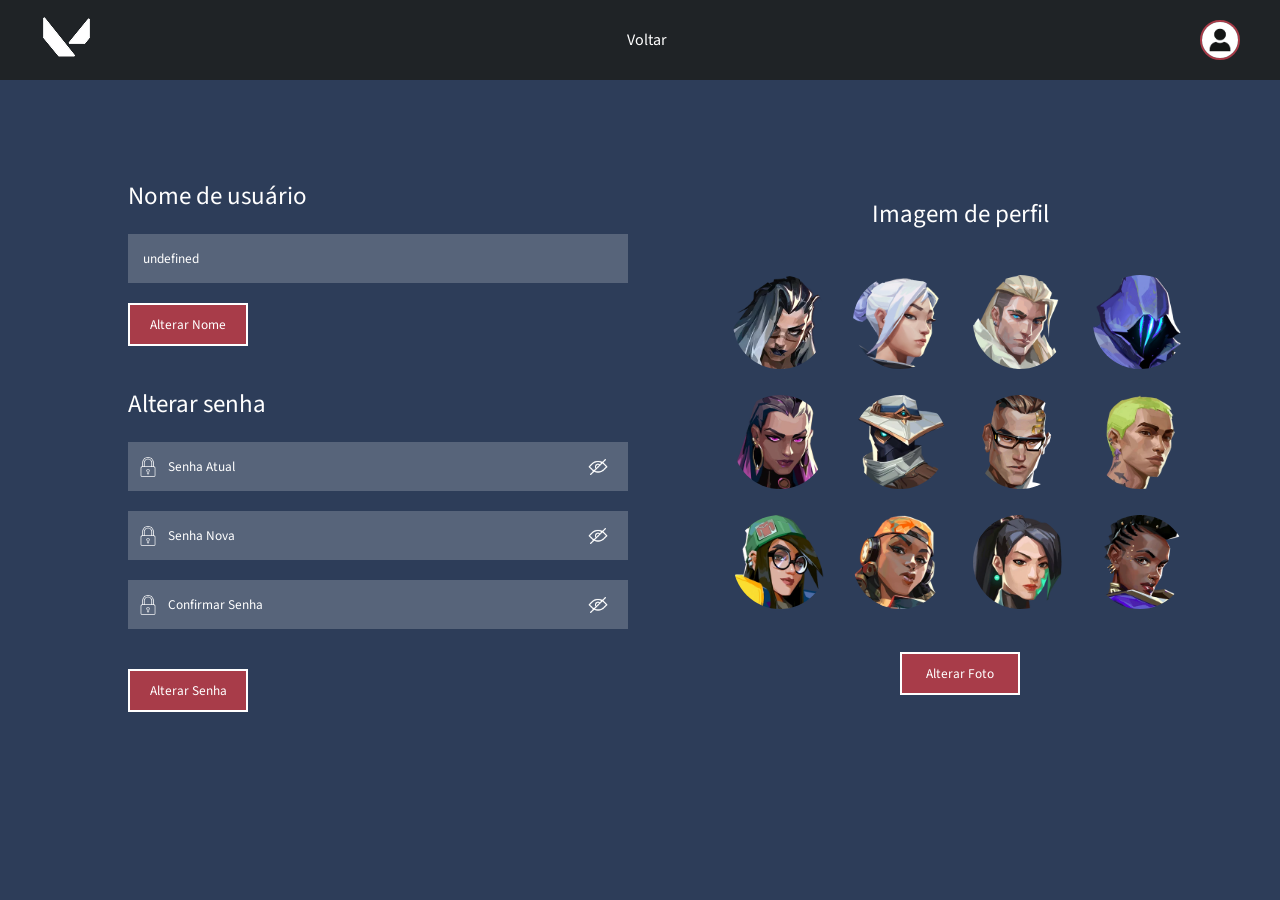
<file: public/user_login/configuracoes.html>
<!DOCTYPE html>
<html lang="en">

<head>
    <meta charset="UTF-8">
    <meta name="viewport" content="width=device-width, initial-scale=1.0">
    <title>Configurações | Valorant Universe</title>
    <link rel="shortcut icon" href="../assets/icon/icon.png" type="image/x-icon">
    <link rel="stylesheet" href="../css/configoracoes.css">
</head>

<body>
    <div class="header">
        <div class="icon">
            <img src="../assets/icon/icon.png" alt="" />
        </div>
        <div class="navbar">
            <ul class="links">
                <li>
                    <a href="index.html">Voltar</a>
                </li>
            </ul>
        </div>
        <div class="login_user">
            <img src="../assets/imgs/fade_icon.webp" alt="" id="open-btn">
        </div>
    </div>

    <div id="mySidebar" class="sidebar">
        <a href="javascript:void(0)" class="close-btn" id="close-btn">&times</a>
        <div class="login_user">
            <img src="../assets/imgs/fade_icon.webp" alt="" id="side_foto">
            <span id="side_user">Usuario</span>
        </div>
        <div class="escolhas">
            <hr>
            <a href="#">Configurações</a>
            <a href="../index.html">Sair</a>    
        </div>
    </div>

    <div class="pag_config">
        <div class="alteracoes">
            <div class="iptUser">
                <p>Nome de usuário</p>
                <input type="text" id="ipt_novoNome" placeholder="">
                <button onclick="atualizarNome()">Alterar Nome</button>
            </div>
            <div class="iptSenha">
                <div class="formulario">
                    <p>Alterar senha</p>
                    <div class="input-box">
                        <img class="icon-esq" src="../assets/imgs/icon_senha.png" alt="">
                        <input class="campo" type="password" placeholder="Senha Atual" id="ipt_senhaAtual">
                        <img id="olho" class="icon-dir" src="../assets/imgs/icon_olho.png" alt="">
                    </div>
                    <div class="input-box">
                        <img class="icon-esq" src="../assets/imgs/icon_senha.png" alt="">
                        <input class="campo" type="password" placeholder="Senha Nova" id="ipt_senhaNova">
                        <img id="olho2" class="icon-dir" src="../assets/imgs/icon_olho.png" alt="">
                    </div>
                    <div class="input-box">
                        <img class="icon-esq" src="../assets/imgs/icon_senha.png" alt="">
                        <input class="campo" type="password" placeholder="Confirmar Senha" id="ipt_senhaNovaConfirmacao">
                        <img id="olho3" class="icon-dir" src="../assets/imgs/icon_olho.png" alt="">
                    </div>
                    
                </div>
                <div class="mensagem" id="div_msg"></div>
                <button onclick="atualizarSenha()">Alterar Senha</button>
        </div>
        </div>

        <div class="fotos_config">
            <p>Imagem de perfil</p>
    
            <div class="fotos">
                <img src="../assets/imgs/icon_fade.webp" onclick="selecionarFoto(this, 'icon_fade.webp')"> <!-- O this significa o próprio elemento HTML, ou seja ao ser clicado ele envia ele mesmo e o segundo parametro para a função-->
                <img src="../assets/imgs/icon_jett.webp" onclick="selecionarFoto(this, 'icon_jett.webp')">
                <img src="../assets/imgs/icon_sova.png" onclick="selecionarFoto(this, 'icon_sova.png')">
                <img src="../assets/imgs/icon_omen.webp" onclick="selecionarFoto(this, 'icon_omen.webp')">
                <img src="../assets/imgs/icon_reyna.webp" onclick="selecionarFoto(this, 'icon_reyna.webp')">
                <img src="../assets/imgs/ico_cypher.webp" onclick="selecionarFoto(this, 'ico_cypher.webp')">
                <img src="../assets/imgs/icon_chamber.png" onclick="selecionarFoto(this, 'icon_chamber.png')">
                <img src="../assets/imgs/icon_gekko.webp" onclick="selecionarFoto(this, 'icon_gekko.webp')">
                <img src="../assets/imgs/icon_killjoy.webp" onclick="selecionarFoto(this, 'icon_killjoy.webp')">
                <img src="../assets/imgs/icon_raze.webp" onclick="selecionarFoto(this, 'icon_raze.webp')">
                <img src="../assets/imgs/icon_sagewebp.webp" onclick="selecionarFoto(this, 'icon_sagewebp.webp')">
                <img src="../assets/imgs/icon_astra.webp" onclick="selecionarFoto(this, 'icon_astra.webp')">
            </div>

            <button onclick="salvarFoto()">Alterar Foto</button>
        </div>


    </div>
</body>

</html>


<script>
    // adicionando o nome do usuario no campos da sidebar e do input de alterar nome 
    side_user.innerHTML = sessionStorage.NOME_USUARIO
    ipt_novoNome.value = sessionStorage.NOME_USUARIO
    
    if (sessionStorage.FOTO_USUARIO == null || sessionStorage.FOTO_USUARIO == "null") {
        document.getElementById("open-btn").src = "../assets/imgs/icon_padrao.avif"
        document.getElementById("side_foto").src = "../assets/imgs/icon_padrao.avif"
    } else {
        document.getElementById("open-btn").src = `../assets/imgs/${sessionStorage.FOTO_USUARIO}`
        document.getElementById("side_foto").src = `../assets/imgs/${sessionStorage.FOTO_USUARIO}`
    }

    // Função para abrir a side bar - width começa em 0 e ao clicar no icone aumenta o width
    document.getElementById('open-btn').addEventListener('click', function() {
    document.getElementById('mySidebar').style.width = '280px'
    })

    document.getElementById('close-btn').addEventListener('click', function() {
    document.getElementById('mySidebar').style.width = '0'
    })


    let senha_olho = document.getElementById("ipt_senhaAtual")
    let olho = document.getElementById("olho")

    let senha2_olho = document.getElementById("ipt_senhaNova")
    let olho2 = document.getElementById("olho2")

    let senha3_olho = document.getElementById("ipt_senhaNovaConfirmacao")
    let olho3 = document.getElementById("olho3")

    function mostrarSenha(){
        if (senha_olho.type === "password") {
            senha_olho.type = "text"
        } else {
            senha_olho.type = "password"
        }
    }

    olho.addEventListener("click", mostrarSenha)

    function mostrarSenha2(){
        if (senha2_olho.type === "password") {
            senha2_olho.type = "text"
        } else {
            senha2_olho.type = "password"
        }
    }

    olho2.addEventListener("click", mostrarSenha2)

    function mostrarSenha3(){
        if (senha3_olho.type === "password") {
            senha3_olho.type = "text"
        } else {
            senha3_olho.type = "password"
        }
    }

    olho3.addEventListener("click", mostrarSenha3)

    // variavel auxiliar
    let fotoEscolhida = ""

    function selecionarFoto(imgSelecionada, foto) {
        // salva a variavel da foto escolhida
        fotoEscolhida = foto

        // laço de repedição percorrendo todas as fotos e removendo o efeito 
        let lista = document.querySelectorAll(".fotos img")

        // percorre a lista removendo o efeito de selecionada
        for(let i = 0; i < lista.length; i++) {
            lista[i].classList.remove("foto-selecionada")
        }

        // aplica um efeito mostrando na foto clicada
        imgSelecionada.classList.add("foto-selecionada")
    }

    function salvarFoto() {
        // salva a foto do banco de dados dando um update
        fetch(`/config/atualizar-foto/${sessionStorage.ID_USUARIO}`, {
            method: "PUT",
            headers: {
                "Content-Type": "application/json"
            },
            body: JSON.stringify({
                foto: fotoEscolhida
            })
        })
        .then(res => res.json())
        .then(() => {

            // Atualiza o sessionStorage
            sessionStorage.FOTO_USUARIO = fotoEscolhida

            // Atualiza as imagens automaticamente
            document.getElementById("open-btn").src = `/assets/imgs/${fotoEscolhida}`

            document.getElementById("side_foto").src = `/assets/imgs/${fotoEscolhida}`

            alert("Foto atualizada!")
        })
    }

    function atualizarNome(){
        let novoNome = ipt_novoNome.value

        fetch(`/config/atualizar-nome/${sessionStorage.ID_USUARIO}`, {
            method: "PUT",
            headers: {
                "Content-Type": "application/json"
            },
            body: JSON.stringify({
                nome: novoNome
            })
        })
        .then(res => res.json())
        .then(() => {

            // Atualiza o sessionStorage
            sessionStorage.NOME_USUARIO = novoNome

            // Atualiza as imagens automaticamente
            ipt_novoNome.value = sessionStorage.NOME_USUARIO
            side_user.innerHTML = sessionStorage.NOME_USUARIO

            alert("Nome atualizado!")
            console.log(novoNome)
        })

    }

    function atualizarSenha(){
        let senhaAtual = ipt_senhaAtual.value
        let senhaNova = ipt_senhaNova.value
        let senhaNova2 = ipt_senhaNovaConfirmacao.value
        let campos = [senhaAtual, senhaNova, senhaNova2]
        let temEspecial = false
        let especiais = "!@#$%^&*()_+-=[]{}|:'\",.<>?/"


        for (let i = 0; i < campos.length; i++) {
            if (campos[i] == "") {
                div_msg.innerHTML = `<span style="color: red">Preencha todos os campos</span>`
                return false
            }
        }

        for (let i = 0; i < senhaNova.length; i++) {
            if (especiais.includes(senhaNova[i])) {
                temEspecial = true
                break
            }
        }''


        if(senhaAtual != sessionStorage.SENHA_USUARIO){
            div_msg.innerHTML = 'Senha atual <span style="color: red"> Incorreta </span>'
        } else if(senhaNova.length < 8){
            div_msg.innerHTML = `A senha deve ter no <span style="color: red"> mínimo 8 caracteres </span>`
            return false
        } else if(senhaNova == senhaNova.toUpperCase()){
            div_msg.innerHTML = `A senha deve ter letras <span style="color: red"> minúsculas </span>`
            return false
        } else if(senhaNova == senhaNova.toLowerCase()){
            div_msg.innerHTML = `A senha deve ter letras <span style="color: red"> maiúsculas </span>`
            return false
        } else if (!temEspecial) {
            div_msg.innerHTML = `A senha deve ter pelo menos <span style="color: red">1 caractere especial</span>`
            return false
        } else if (senhaNova != senhaNova2){
            div_msg.innerHTML = `As senhas devem ser <span style="color: red"> iguais </span>`
            return false
        } else{
            div_msg.innerHTML = ''
            ipt_senhaAtual.value = ''
            ipt_senhaNova.value = ''
            ipt_senhaNovaConfirmacao.value = ''
            
            fetch(`/config/atualizar-senha/${sessionStorage.ID_USUARIO}`, {
                method: "PUT",
                headers: {
                    "Content-Type": "application/json"
                },
                body: JSON.stringify({
                    senha: senhaNova
                })
            })
            .then(res => res.json())
            .then(() => {

                alert("Senha Atualizada")
                console.log(senhaNova)
            })

        }
    }
</script>
</file>
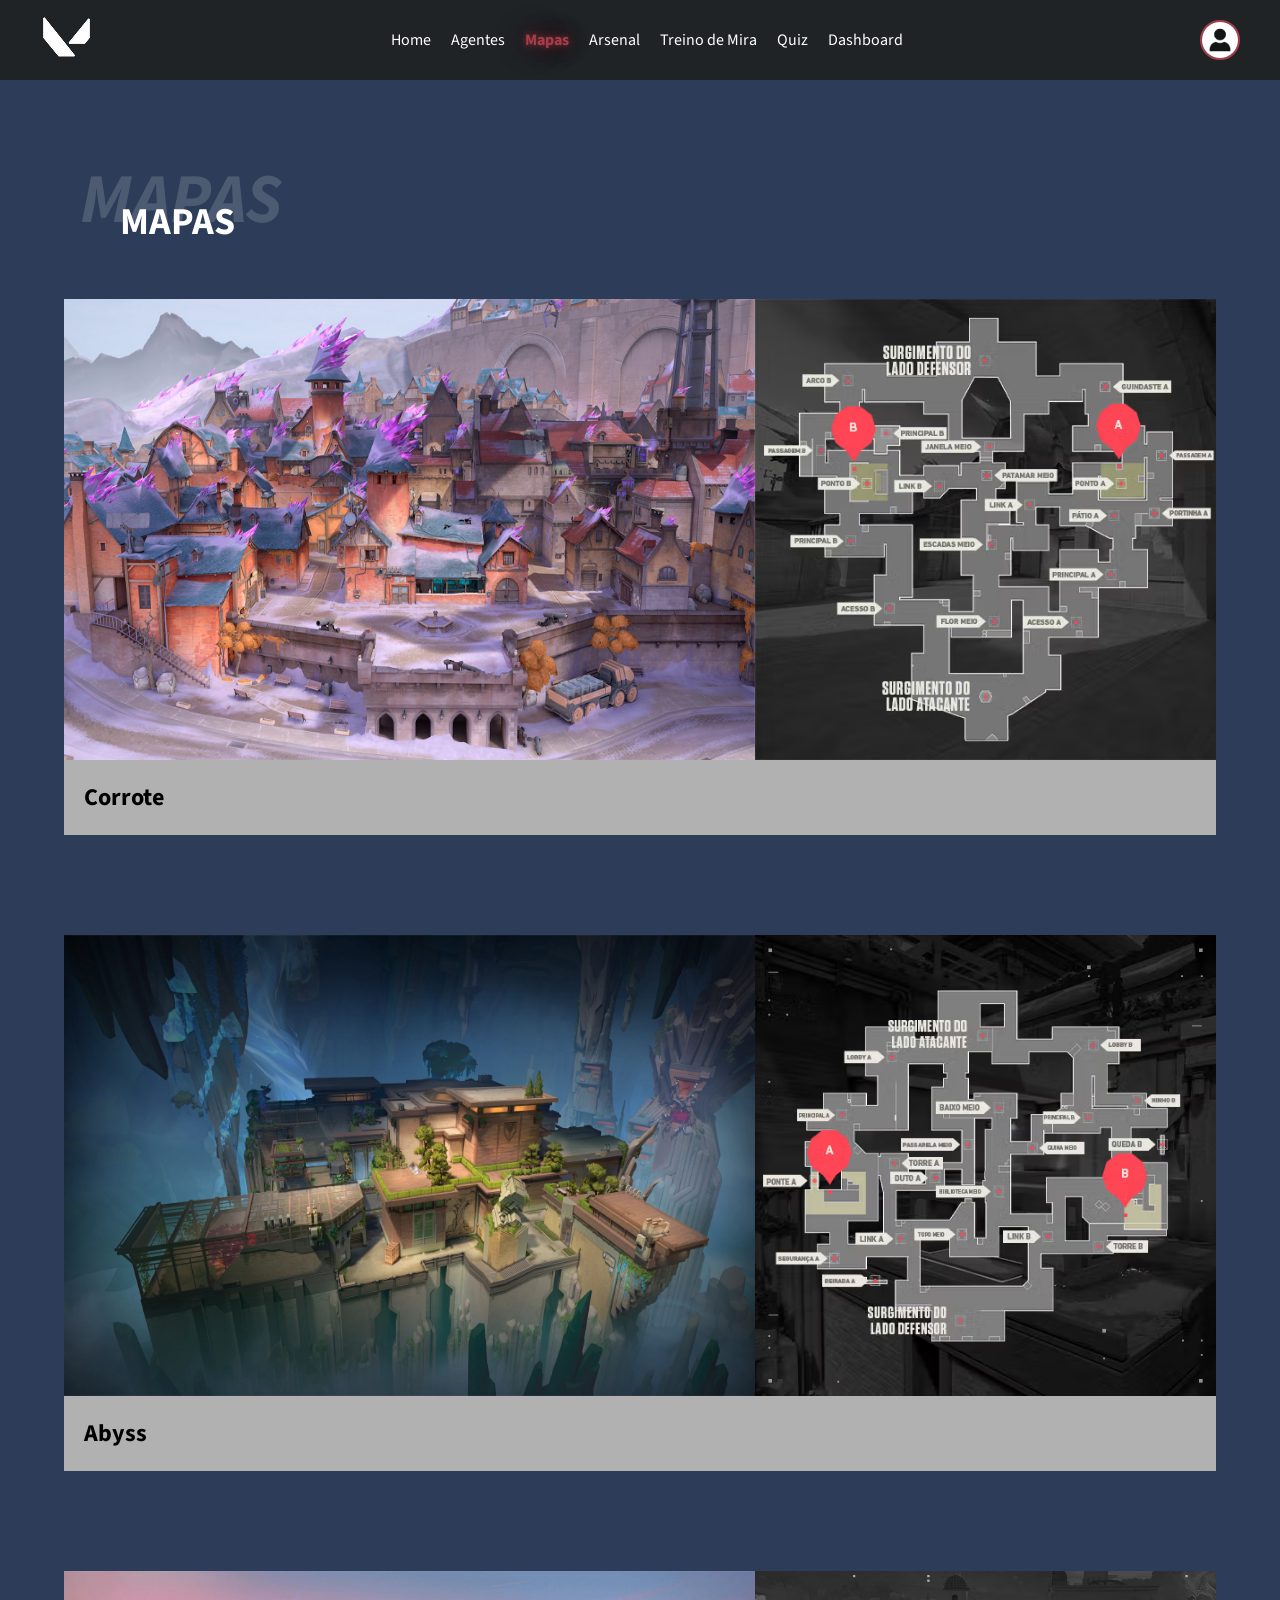
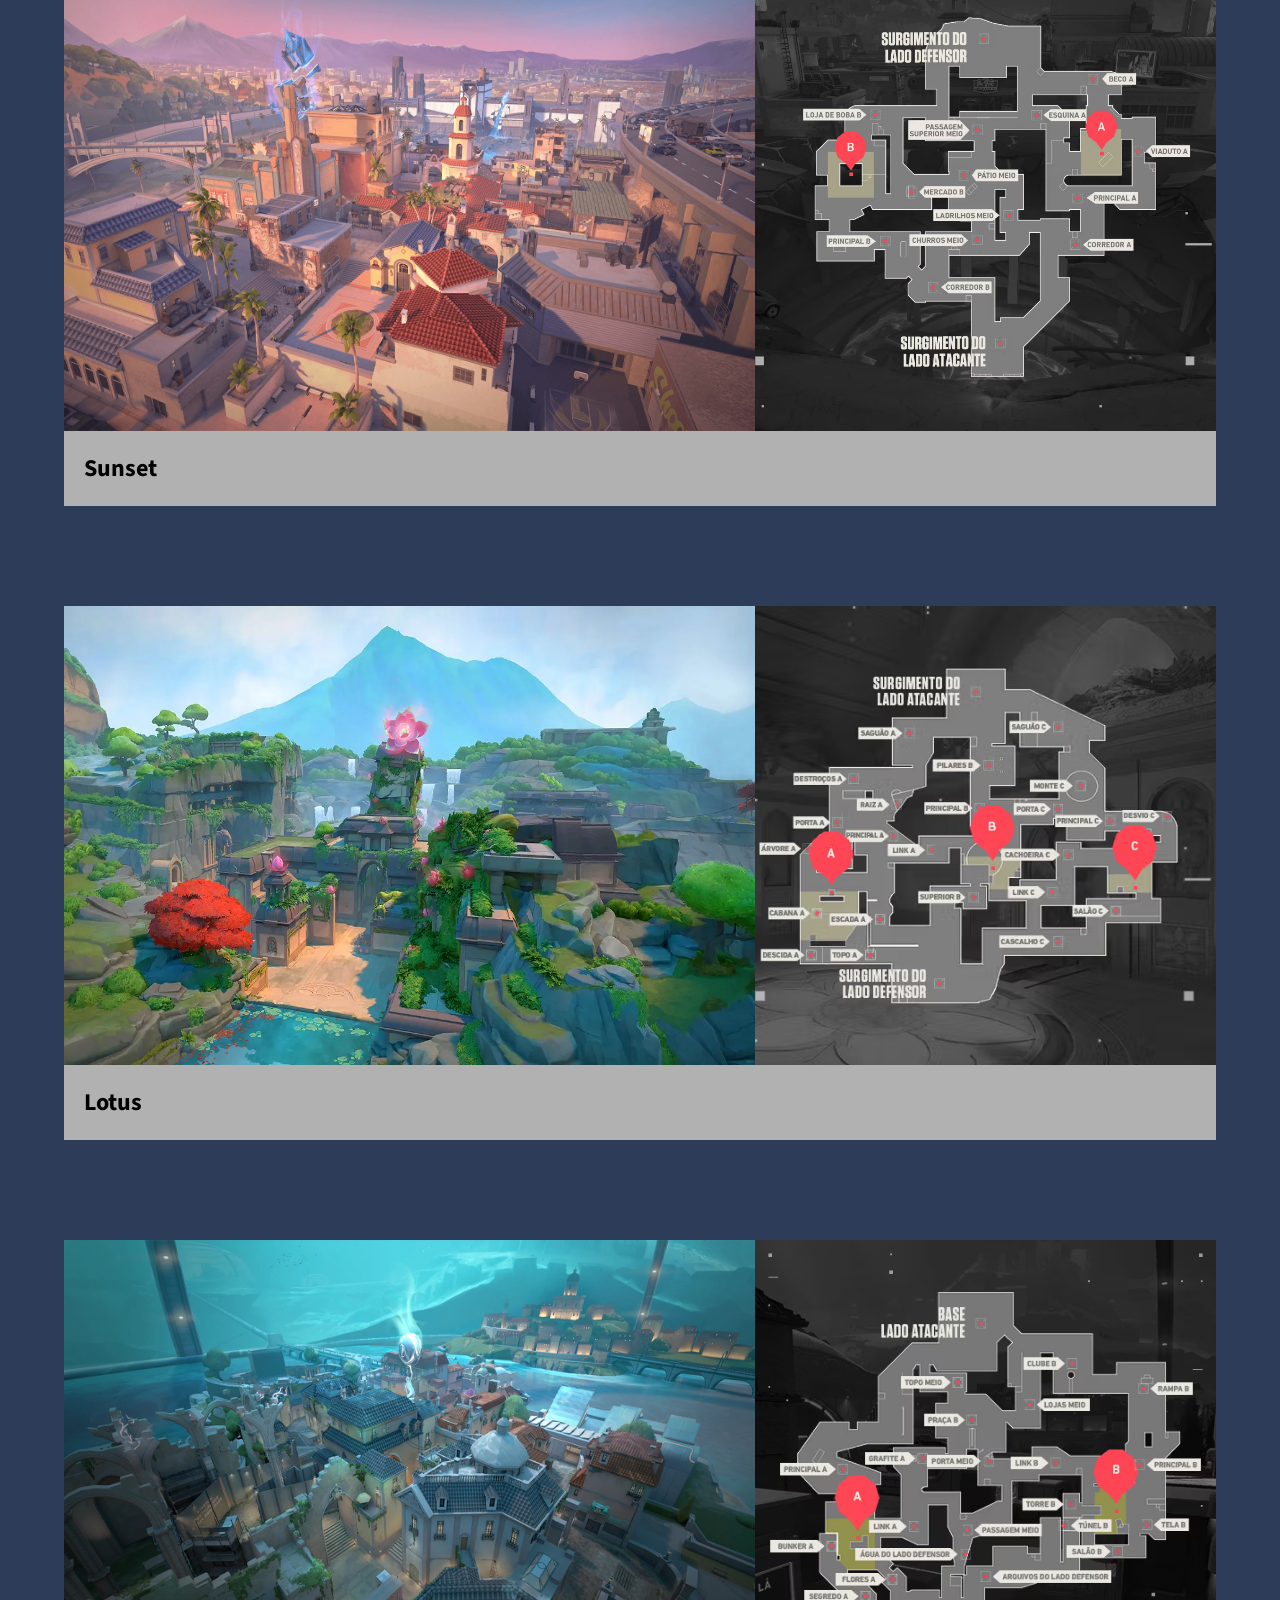
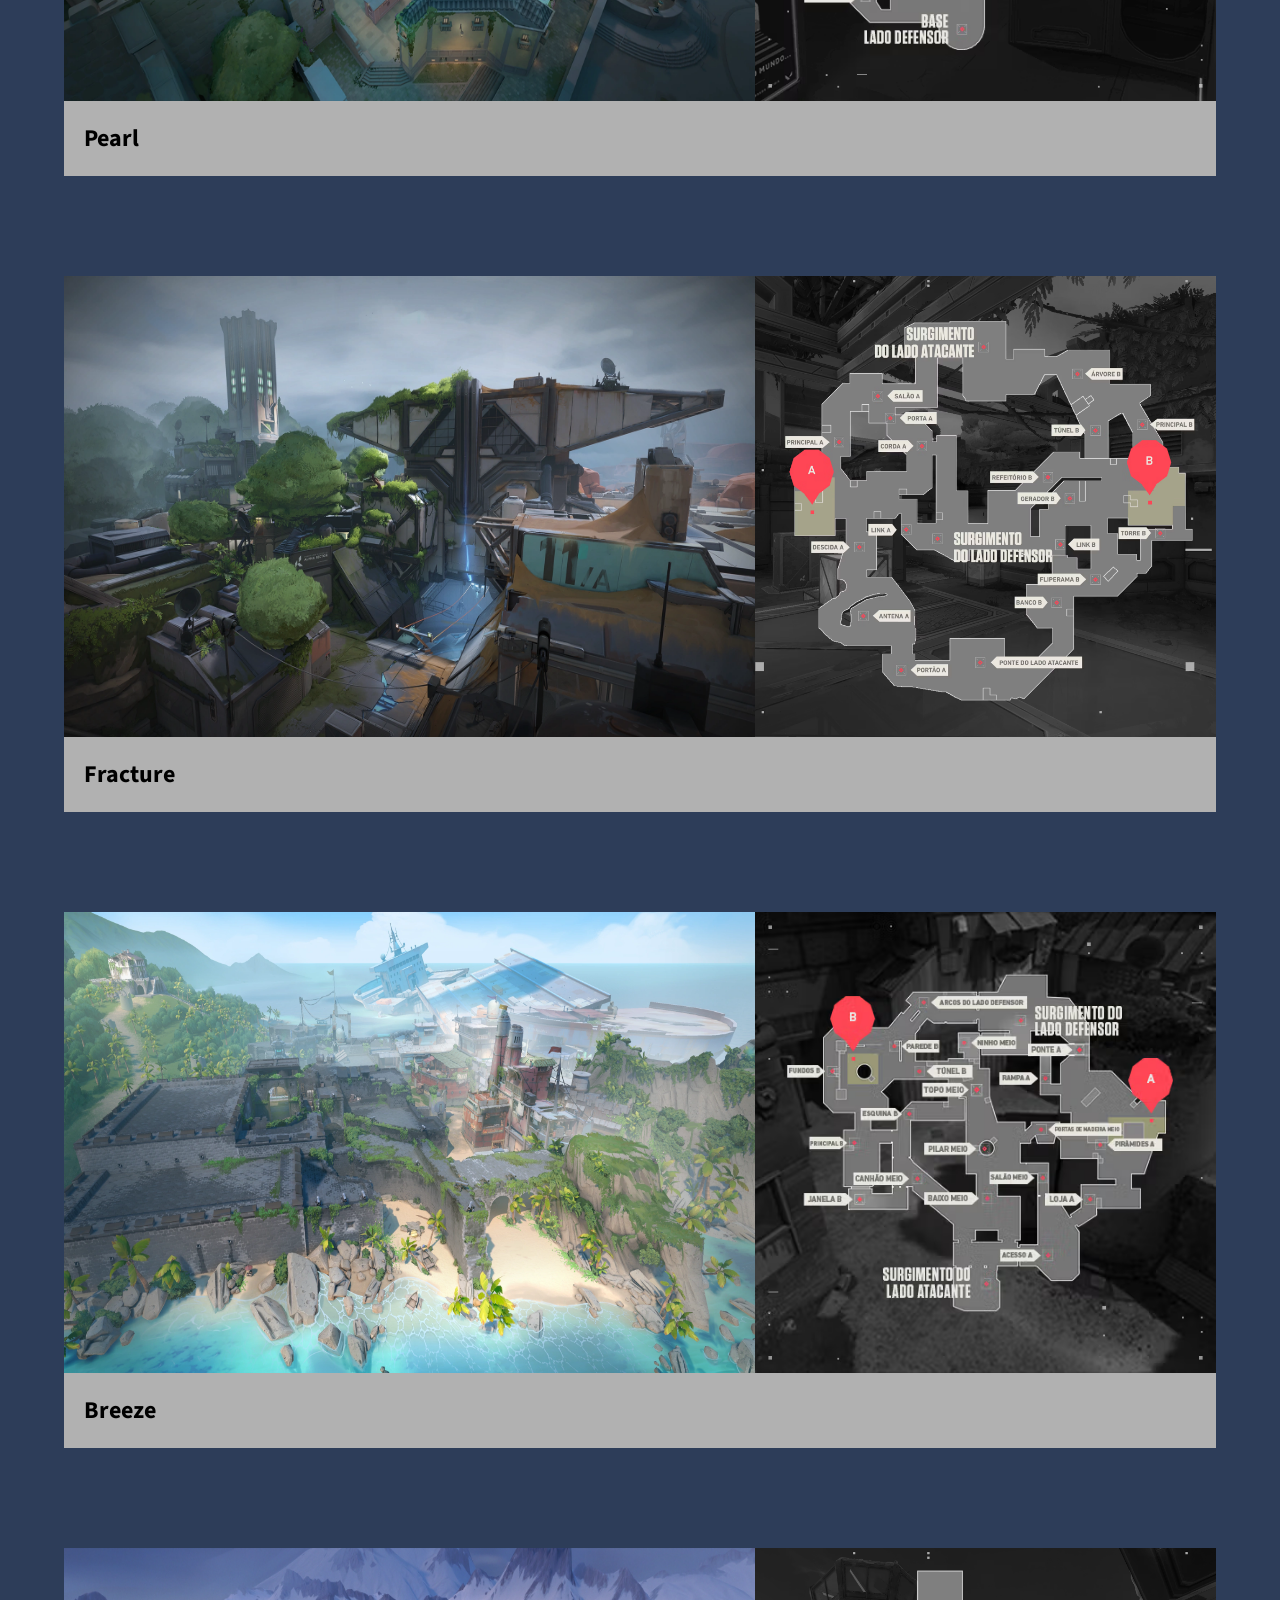
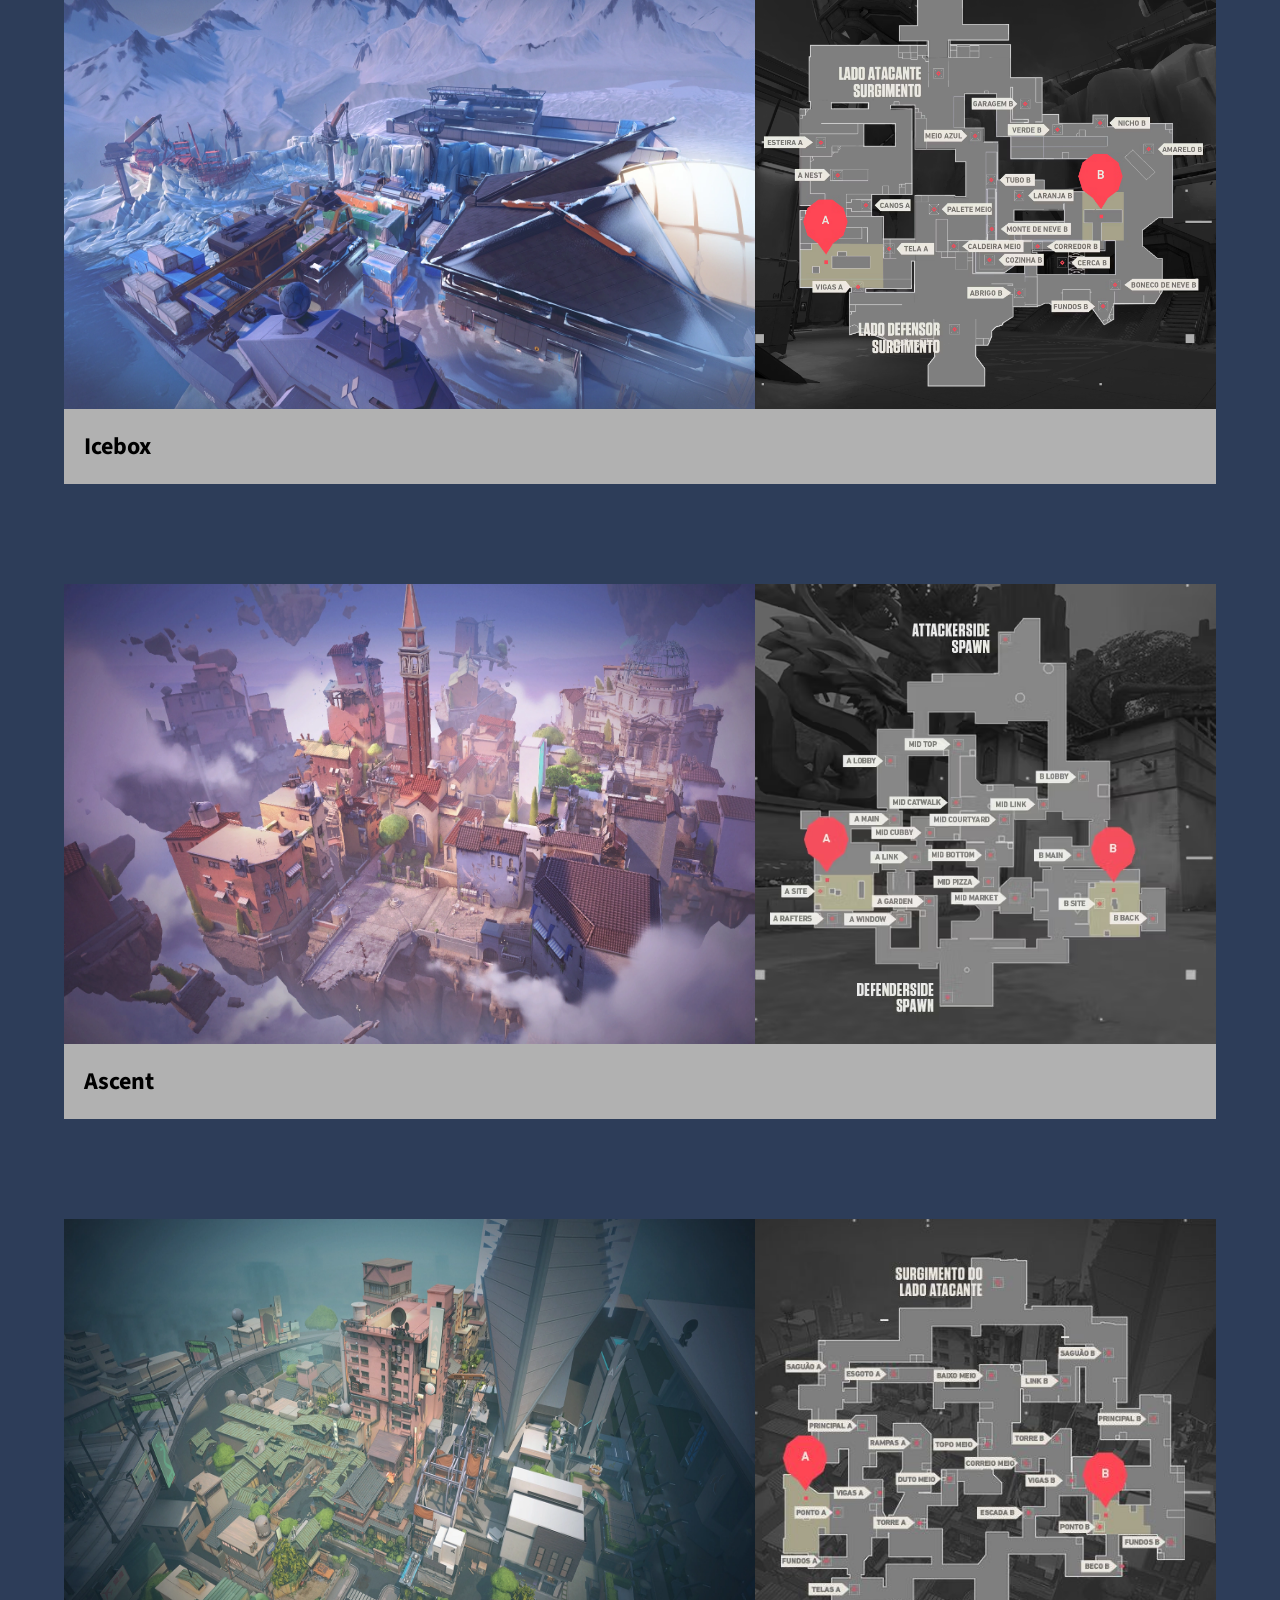
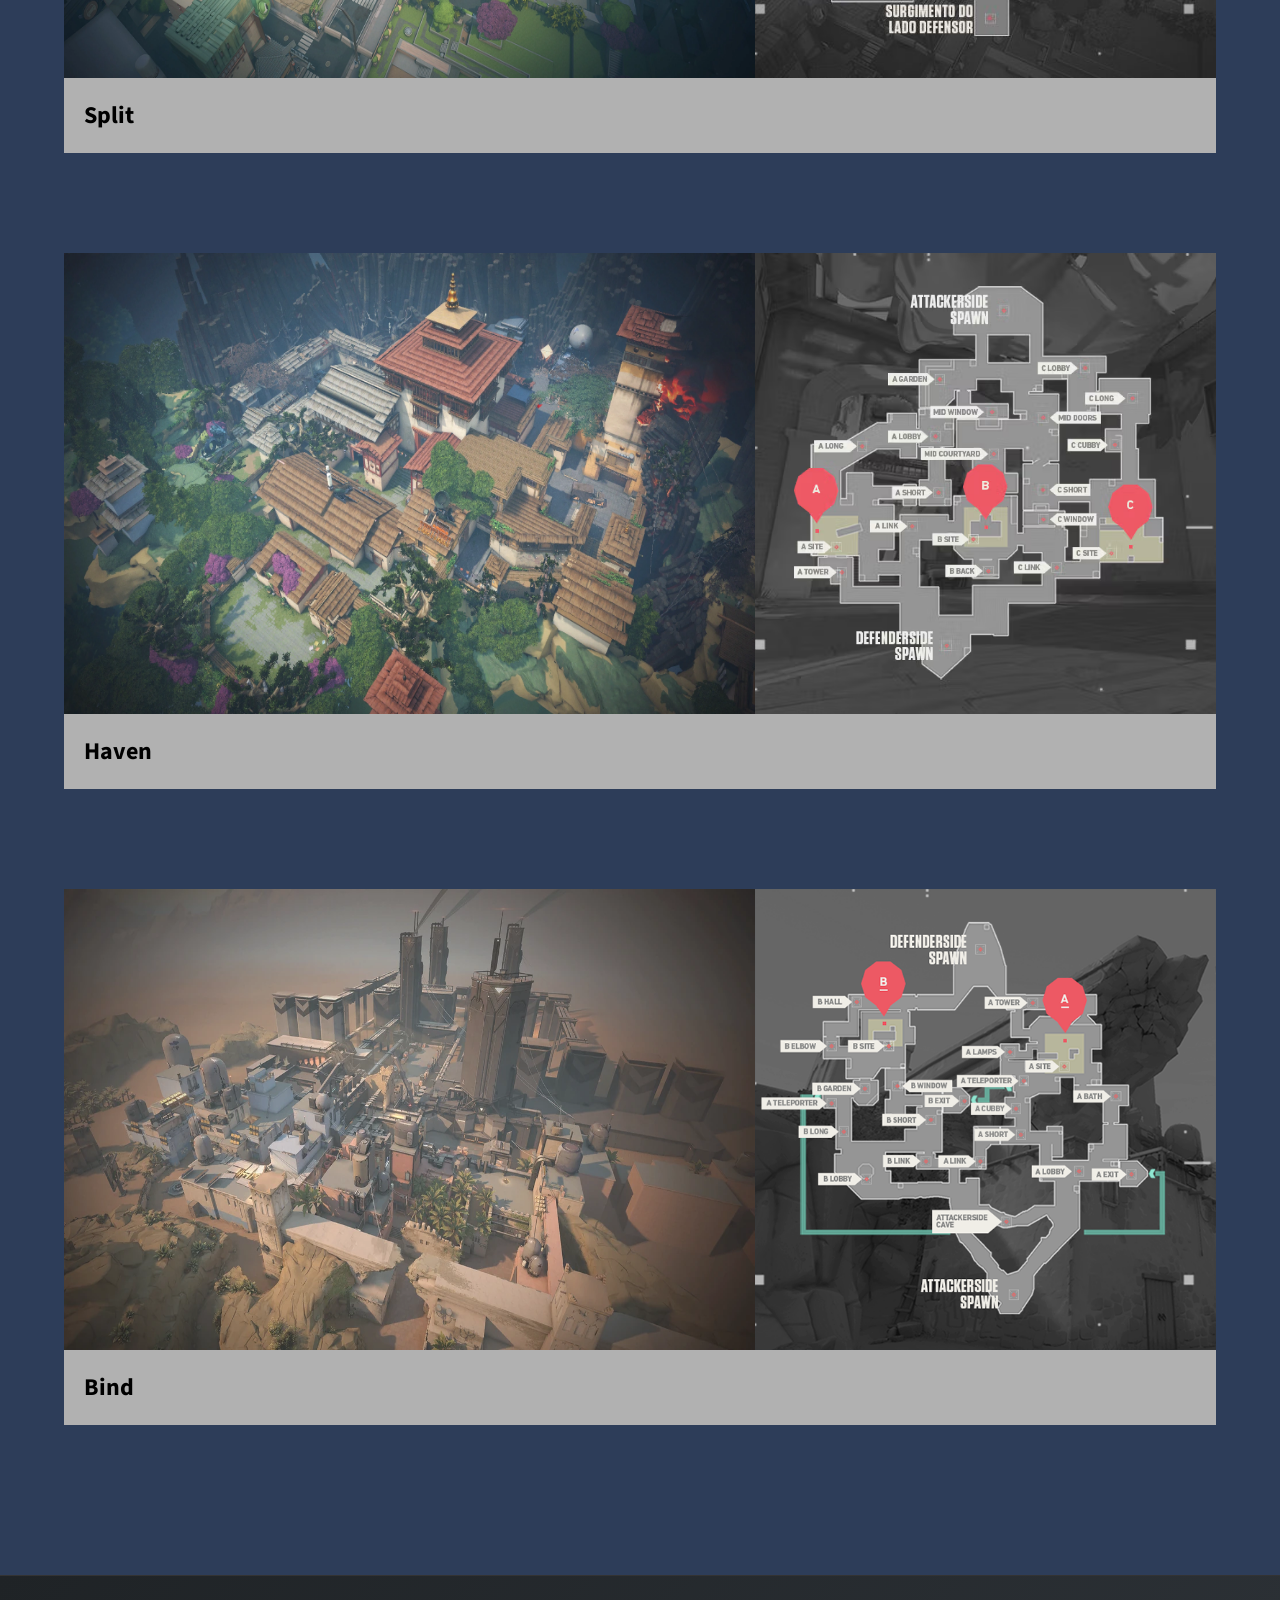
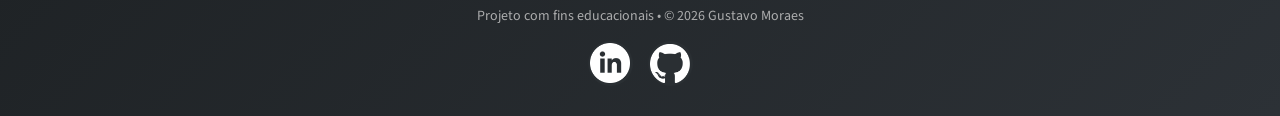
<file: public/user_login/mapas.html>
<!DOCTYPE html>
<html lang="en">
<head>
    <meta charset="UTF-8">
    <meta name="viewport" content="width=device-width, initial-scale=1.0">
    <link rel="stylesheet" href="../css/mapas.css">
    <link rel="shortcut icon" href="../assets/icon/icon.png" type="image/x-icon">
    <title>Mapas | Valorant Universe</title>
</head>
<body>
    <div class="header">
        <div class="icon">
            <img src="../assets/icon/icon.png" alt="" />
        </div>
        <div class="navbar">
            <ul class="links">
                <li>
                    <a href="index.html">Home</a>
                </li>
                <li>
                    <a href="agentes.html">Agentes</a>
                </li>
                <li>
                    <a href="mapas.html" class="agora">Mapas</a>
                </li>
                <li>
                    <a href="index.html#arsenal">Arsenal</a>
                </li>
                <li>
                    <a href="aimLab.html">Treino de Mira</a>
                </li>
                <li>
                    <a href="quiz.html">Quiz</a>
                </li>
                <li>
                    <a href="dashboard.html">Dashboard</a>
                </li>
            </ul>
        </div>
        <div class="login_user">
            <img src="../assets/imgs/fade_icon.webp" alt="" id="open-btn">
        </div>
    </div>

    <div id="mySidebar" class="sidebar">
        <a href="javascript:void(0)" class="close-btn" id="close-btn">&times;</a>
        <div class="login_user">
            <img src="../assets/imgs/fade_icon.webp" alt="" id="side_foto">
            <span id="side_user">Usuario</span>
        </div>
        <div class="escolhas">
            <a href="configuracoes.html">Configurações</a>
            <a href="../index.html">Sair</a>    
        </div>
    </div>

    <div class="pag_mapas">
        <div class="mapa">
            <div class="conteudo_mapa">
                <h1 class="titulos_mapa_1"><i>MAPAS</i></h1>
                <h1 class="titulos_mapa_2">MAPAS</h1>
            </div>
        </div>

        <div class="conteudo">
            <div class="imagens">
                <img class="imagem_principal" src="../assets/imgs/corrode_mapa.jpg" alt="">
                <img class="imagem_mini" src="../assets/imgs/mini_corrode.avif" alt="">
            </div>
            <div class="nome_mapa">
                <p>Corrote</p>
            </div>
        </div>

        <div class="conteudo">
            <div class="imagens">
                <img class="imagem_principal" src="../assets/imgs/abyss_mapa.webp" alt="">
                <img class="imagem_mini" src="../assets/imgs/mini_abyss.avif" alt="">
            </div>
            <div class="nome_mapa">
                <p>Abyss</p>
            </div>
        </div>

        <div class="conteudo">
            <div class="imagens">
                <img class="imagem_principal" src="../assets/imgs/sunset_mapa.jpg" alt="">
                <img class="imagem_mini" src="../assets/imgs/mini_sunset.avif" alt="">
            </div>
            <div class="nome_mapa">
                <p>Sunset</p>
            </div>
        </div>

        <div class="conteudo">
            <div class="imagens">
                <img class="imagem_principal" src="../assets/imgs/lotus_mapa.webp" alt="">
                <img class="imagem_mini" src="../assets/imgs/mini_lotus.avif" alt="">
            </div>
            <div class="nome_mapa">
                <p>Lotus</p>
            </div>
        </div>

        <div class="conteudo">
            <div class="imagens">
                <img class="imagem_principal" src="../assets/imgs/pearl_mapa.webp" alt="">
                <img class="imagem_mini" src="../assets/imgs/mini_pearl.avif" alt="">
            </div>
            <div class="nome_mapa">
                <p>Pearl</p>
            </div>
        </div>

        <div class="conteudo">
            <div class="imagens">
                <img class="imagem_principal" src="../assets/imgs/fracture_mapa.webp" alt="">
                <img class="imagem_mini" src="../assets/imgs/mini_fracture.avif" alt="">
            </div>
            <div class="nome_mapa">
                <p>Fracture</p>
            </div>
        </div>

        <div class="conteudo">
            <div class="imagens">
                <img class="imagem_principal" src="../assets/imgs/breeze_mapa.webp" alt="">
                <img class="imagem_mini" src="../assets/imgs/mini_breeze.avif" alt="">
            </div>
            <div class="nome_mapa">
                <p>Breeze</p>
            </div>
        </div>

        <div class="conteudo">
            <div class="imagens">
                <img class="imagem_principal" src="../assets/imgs/icebox_mapa.webp" alt="">
                <img class="imagem_mini" src="../assets/imgs/mini_icebox.avif" alt="">
            </div>
            <div class="nome_mapa">
                <p>Icebox</p>
            </div>
        </div>

        <div class="conteudo">
            <div class="imagens">
                <img class="imagem_principal" src="../assets/imgs/ascent_mapa.webp" alt="">
                <img class="imagem_mini" src="../assets/imgs/mini_ascent.avif" alt="">
            </div>
            <div class="nome_mapa">
                <p>Ascent</p>
            </div>
        </div>

        <div class="conteudo">
            <div class="imagens">
                <img class="imagem_principal" src="../assets/imgs/split_mapa.jpg" alt="">
                <img class="imagem_mini" src="../assets/imgs/mini_split.jpg" alt="">
            </div>
            <div class="nome_mapa">
                <p>Split</p>
            </div>
        </div>

        <div class="conteudo">
            <div class="imagens">
                <img class="imagem_principal" src="../assets/imgs/haven_mapa.webp" alt="">
                <img class="imagem_mini" src="../assets/imgs/mini_haven.avif" alt="">
            </div>
            <div class="nome_mapa">
                <p>Haven</p>
            </div>
        </div>

        <div class="conteudo">
            <div class="imagens">
                <img class="imagem_principal" src="../assets/imgs/bind_mapa.webp" alt="">
                <img class="imagem_mini" src="../assets/imgs/mini_bind.png" alt="">
            </div>
            <div class="nome_mapa">
                <p>Bind</p>
            </div>
        </div>
    </div>

    <div class="footer">
        <p>Projeto com fins educacionais • © 2026 Gustavo Moraes</p>
        <div class="redes_sociais">
            <a href="https://www.linkedin.com/in/devgustavomoraes/" target="_blank"><img src="../assets/imgs/LinkedIn_logo_initials.png.webp" alt="LinkedIn"></a>
            <a href="https://github.com/GustavoMoraesf" target="_blank"><img src="../assets/imgs/github-icon-1-logo-black-and-white.png" alt="GitHub"></a>
        </div>
    </div>

</body>
</html>

<script>
    // Aplicando o nome de usuário na sidebar
    side_user.innerHTML = sessionStorage.NOME_USUARIO

    // Verificando se o usário ja tem foto salva, caso não tenha exibe a foto "Padrão"
    if (sessionStorage.FOTO_USUARIO == null || sessionStorage.FOTO_USUARIO == "null") {
        document.getElementById("open-btn").src = "../assets/imgs/icon_padrao.avif"
        document.getElementById("side_foto").src = "../assets/imgs/icon_padrao.avif"
    } else {
        document.getElementById("open-btn").src = `../assets/imgs/${sessionStorage.FOTO_USUARIO}`
        document.getElementById("side_foto").src = `../assets/imgs/${sessionStorage.FOTO_USUARIO}`
    }


    // Função para abrir a side bar - width começa em 0 e ao clicar no icone aumenta o width
    document.getElementById('open-btn').addEventListener('click', function() {
        document.getElementById('mySidebar').style.width = '280px'
    })

    document.getElementById('close-btn').addEventListener('click', function() {
        document.getElementById('mySidebar').style.width = '0'
    })
</script>
</file>
<file: public/css/agentes.css>
@import url('https://fonts.googleapis.com/css2?family=Source+Sans+Pro:wght@400;600;700&display=swap');

* {
    margin: 0;
    padding: 0;
    box-sizing: border-box;
    font-family: 'Source Sans Pro', sans-serif;
}

html {
    scroll-behavior: smooth;
}

a {
  text-decoration: none; 
  color: inherit;        
}

body {
    display: flex;
    flex-direction: column;
    justify-content: center;
    z-index: 0;
    
    background-color: #2d3d59;
}

/* --- Header CSS --- */
.header {
    display: flex;
    flex-direction: row;
    align-items: center;
    justify-content: space-between;

    background-color: #1F2326;

    height: 80px;
    width: 100%;

    position: sticky;
    top: 0;
    z-index: 10;
}

.icon {
    margin: 0 0 0 40px;
}

.navbar {
    display: flex;
    flex-direction: row;
    justify-content: center;
    align-items: center;

    color: white;
}

.navbar a.agora {
    color: #a83c49;
    font-weight: bolder;
    text-shadow: 0 0 5px #a83c4968, 0 0 10px #a83c4968, 0 0 20px #a83c4968, 0 0 40px #a83c4968;
    transform: scale(1.05);
}

.navbar li {
    list-style: none;
    transition: all 0.3s ease;
}

.navbar li:hover {
    color: #fff;
    text-shadow: 0 0 5px #b4b4b4, 0 0 10px #fff, 0 0 20px #fff, 0 0 40px #fff;
    transform: scale(1.05);
}

.navbar a {
    text-decoration: none;
    color: white;
}

.links {
    display: flex;
    flex-direction: row;
    gap: 20px;
}

.login_botao {
    display: flex;
    flex-direction: row;
    margin: 0 40px 0 0;
}

.login_botao button {
    width: 80px;
    padding: 5px;
    border: white solid 2px;
    background-color: transparent;
    color: white;
    cursor: pointer;
    border-radius: 5px;
}

.login_botao button:hover {
    background-color: #ffffff5f;
    text-shadow: 0 0 5px #b4b4b4, 0 0 10px #fff, 0 0 20px #fff, 0 0 40px #fff;
    transform: scale(1.05);
}

.login_user {
    display: flex;
    flex-direction: row;
    margin: 0 40px 0 0;
    align-items: center;
    justify-content: center;

    color: white;
    gap: 10px;
}


.login_user img{
    height: 40px;
    border: #a83c49 solid 2px;
    border-radius: 20px;
}

.login_user img:hover{
    cursor: pointer;
}

.pag_agentes{
    display: flex;
    flex-direction: column;

    justify-content: space-between;
    align-items: center;

    width: 100%;
    padding: 50px 0; 
}

/* --- Seção do titulo --*/

.agentes {
    display: flex;
    flex-direction: row;

    justify-content: space-between;
    align-items: center;

    width: 90%;
    margin-bottom: 10px;
    color: white;

    z-index: 0;
}

.titulos_agentes_1 {
    font-size: 70px;
    color: white;
    opacity: 0.1;
    position: relative;
    z-index: 1;
}

.titulos_agentes_2 {
    font-size: 38px;
    color: white;
    position: relative;
    z-index: 2;
    margin-top: -55px; 
    margin-left: 40px;
    margin-bottom: 50px;
}

select {
    background-color: #1F2326;
    color: white;
    border: 2px solid #ff4655;
    border-radius: 8px;
    padding: 10px 40px 10px 15px;
    font-size: 16px;
    cursor: pointer;

    appearance: none;
    -webkit-appearance: none;
    -moz-appearance: none;

    transition: all 0.3s ease;

    min-width: 220px;
}

select:hover {
    border-color: #ffffff;
    box-shadow: 0 0 8px #ff4655;
}


select:focus {
    outline: none;
    border-color: #ff4655;
    box-shadow: 0 0 10px #ff4655;
}

.select-container {
    position: relative;
    display: inline-block;
}

.select-container::after {
    content: "▼";
    font-size: 12px;
    color: #ff4655;

    position: absolute;
    right: 15px;
    top: 50%;
    transform: translateY(-50%);

    pointer-events: none;
}

/* --- Seção Imagens --*/

.imgs{
    display: flex;
    flex-direction: row;
    gap: 100px;

    margin-bottom: 150px;
}

.imgs img{
    margin: 0;
}

.nome_personagem{
    margin: 0;
    background-color: #B1B1B1;
    padding: 10px;
    color: black;
    font-weight: bolder;
}

.card {
    width: 400px;
    height: 500px;
}

#astra,
#breach,
#brimstone,
#chamber,
#clove,
#cypher,
#deadlock,
#fade,
#gekko,
#harbor,
#iso,
#jett,
#kayo,
#killjoy,
#neon,
#omen,
#phoenix,
#raze,
#reyna,
#sage,
#skye,
#sova,
#viper,
#yoru{
    scroll-margin-top: 150px;
}


.flip-card{
    width: 100%;
    height: 100%;
    background-color: transparent;
    perspective: 1000px;
}

.flip-card-image{
    width: 100%;
    height: 100%;
    object-fit: cover;
}

.flip-card-inner{
    width: 100%;
    height: 100%;
    position: relative;
    transition: 1s;
    transform-style: preserve-3d;
}

.flip-card:hover .flip-card-inner {
    transform: rotateY(180deg);
}

.flip-card-back {
    transform: rotateY(180deg);
    background: linear-gradient(
        #1A222D,
        #373E49
    );
    color: white;
}

.flip-card-back b{
    color: #a83c49;
    text-transform: uppercase;
}

.personagem{
    margin: 20px;
    font-size: small;
}

.flip-card-back,
.flip-card-front {
    width: 100%;
    height: 100%;
    position: absolute;
    backface-visibility: hidden;
}

.habilidades{
    display: flex;
    justify-content: center;
    align-items: center;
    gap: 10px;
    margin: 0 20px 20px 20px;
}

.habilidades p{
    font-size: small;
}

/* --- Footer --*/
.footer {
    display: flex;
    flex-direction: column;
    align-items: center;
    gap: 15px;

    width: 100%;
    padding: 30px 20px;

    background: linear-gradient(135deg, #1F2326, #2c3136);
    color: #ccc;
    text-align: center;

    border-top: 1px solid #333;
}

.footer p {
    font-size: 14px;
    opacity: 0.8;
}

.redes_sociais {
    display: flex;
    gap: 15px;
}

.redes_sociais a {
    display: flex;
    align-items: center;
    justify-content: center;

    width: 45px;
    height: 45px;

    border-radius: 50%;
    background-color: #2a2f33;

    transition: all 0.3s ease;
}

.redes_sociais img {
    width: 40px;
    filter: brightness(0) invert(1);
}

.redes_sociais a:hover {
    transform: translateY(-5px);
    background-color: #a83c49; 
    box-shadow: 0 5px 15px rgba(0,0,0,0.3);
}


.sidebar {
  height: 50vh;
  width: 0;
  position: fixed;
  top: 0;
  right: 0;

  background: linear-gradient(180deg, #1F2326, #0f1113);
  box-shadow: -10px 0 30px rgba(0,0,0,0.6);

  overflow-x: hidden;
  transition: 0.4s ease;
  padding-top: 80px;
  z-index: 10000;

  display: flex;
  flex-direction: column;
  align-items: center;
}

.sidebar .login_user {
    flex-direction: column;
    gap: 10px;
    margin: 0;
}

.sidebar .login_user img {
    height: 70px;
    border-radius: 50%;
    border: 3px solid #a83c49;
    box-shadow: 0 0 15px #a83c49;
}

.sidebar .login_user span {
    font-size: 18px;
    font-weight: 600;
}

.escolhas{
    display: flex;
    flex-direction: column;
    margin-top: 20px;

}

.sidebar a {
    color: white;
    padding: 12px 20px;
    margin: 10px 0;

    border-radius: 8px;
    

    text-align: center;
    font-size: 16px;
    font-weight: 600;

    transition: all 0.3s ease;
}

.sidebar a:hover {
    background-color: #a83c49;
    color: white;
    transform: translateX(-5px) scale(1.05);
    box-shadow: 0 0 10px #a83c49, 0 0 20px #a83c4970;
}

.close-btn {
  position: absolute;
  top: 20px;
  right: 25px;
  font-size: 40px;
  cursor: pointer;
  color: white;
  transition: 0.3s;
}

.close-btn:hover {
  color: #a83c49;
  transform: rotate(90deg) scale(1.2);
}
</file>
<file: public/css/cadastro.css>
@import url('https://fonts.googleapis.com/css2?family=Source+Sans+Pro:wght@400;600;700&display=swap');

* {
    margin: 0;
    padding: 0;
    box-sizing: border-box;
    font-family: 'Source Sans Pro', sans-serif;
}

.pag_login {
    display: flex;
    justify-content: flex-end;
    align-items: center;

    width: 100%;
    height: 100vh;

    background-image: url(../../assets/imgs/background_cadastro.png);
    background-size: cover;
}

.formulario {
    display: flex;
    flex-direction: column;
    justify-content: center;
    align-items: center;
    margin-right: 80px;

    gap: 30px;
    z-index: 1;
}

.icon {
    width: 300px;
    filter: invert(1);
}

.input-box {
    position: relative;
    width: 500px;
}

.icon-esq {
    position: absolute;
    left: 10px;
    top: 50%;
    transform: translateY(-50%);
    width: 20px;
    height: 20px;
    filter: invert(1);
}

.icon-dir {
    position: absolute;
    right: 10px;
    top: 50%;
    transform: translateY(-50%);
    width: 40px;
    height: 40px;
    filter: invert(1);
    cursor: pointer;
}

.campo {
    width: 100%;
    padding: 15px 40px; 
    background-color: rgba(255, 255, 255, 0.2);
    border: none;
    color: white;
    outline: none;
}

.campo::placeholder {
    color: white;
}

.confirmar {
    width: 500px;
    padding: 15px;

    background-color: #ff4655;
    color: white;
    font-weight: bolder;

    border: none;
    transition: 0.3s;
}

.confirmar:hover {
    cursor: pointer;
    transform: scale(1.05);
}

.cadastro {
    display: flex;
    gap: 5px;
    font-size: 14px;
    color: white;
}

.cadastro a {
    color: #ffffff;
    text-decoration: none;
    font-weight: 600;
    transition: 0.3s;
}

.cadastro a:hover {
    text-decoration: underline;
    cursor: pointer;
}

.mensagem{
    color: white;
    font-weight: bolder;
}

.pop {
    display: none;
    position: fixed;
    top: 50%;
    left: 50%;
    transform: translate(-50%, -50%) scale(0.9);
    
    background: #000000;
    color: white;
    padding: 35px 40px;
    border-radius: 12px;
    
    box-shadow: 0 10px 30px rgba(0, 0, 0, 0.2);
    
    text-align: center;
    font-family: Arial, sans-serif;
    
    z-index: 1000;
    
    opacity: 0;
    transition: all 0.3s ease;
}


.pop.ativo {
    display: block;
    opacity: 1;
    transform: translate(-50%, -50%) scale(1);
}

.overlay {
    display: none;
    position: fixed;
    top: 0;
    left: 0;
    width: 100%;
    height: 100%;
    
    background: rgba(0, 0, 0, 0.575);
    
    z-index: 999;
}

.overlay.ativo {
    display: block;
}
</file>
<file: public/css/login.css>
@import url('https://fonts.googleapis.com/css2?family=Source+Sans+Pro:wght@400;600;700&display=swap');

* {
    margin: 0;
    padding: 0;
    box-sizing: border-box;
    font-family: 'Source Sans Pro', sans-serif;
}

.pag_login {
    display: flex;
    justify-content: flex-end;
    align-items: center;

    width: 100%;
    height: 100vh;

    background-image: url(../../assets/imgs/background_login1.png);
    background-size: cover;
}

.formulario {
    display: flex;
    flex-direction: column;
    justify-content: center;
    align-items: center;
    margin-right: 80px;

    gap: 30px;
    z-index: 1;
}

.icon {
    width: 300px;
}

.input-box {
    position: relative;
    width: 500px;
}

.icon-esq {
    position: absolute;
    left: 10px;
    top: 50%;
    transform: translateY(-50%);
    width: 20px;
    height: 20px;
    filter: invert(1);
}

.icon-dir {
    position: absolute;
    right: 10px;
    top: 50%;
    transform: translateY(-50%);
    width: 40px;
    height: 40px;
    filter: invert(1);
    cursor: pointer;
}

.campo {
    width: 100%;
    padding: 15px 40px; 
    background-color: rgba(255, 255, 255, 0.2);
    border: none;
    color: white;
    outline: none;
}

.campo::placeholder {
    color: white;
}

.confirmar {
    width: 500px;
    padding: 15px;

    background-color: #ff4655;
    color: white;
    font-weight: bolder;

    border: none;
    transition: 0.3s;
}

.confirmar:hover {
    cursor: pointer;
    transform: scale(1.05);
}

.cadastro {
    display: flex;
    gap: 5px;
    font-size: 14px;
    color: white;
}

.cadastro a {
    color: #ffffff;
    text-decoration: none;
    font-weight: 600;
    transition: 0.3s;
}

.cadastro a:hover {
    text-decoration: underline;
    cursor: pointer;
}

.pop {
    display: none;
    position: fixed;
    top: 50%;
    left: 50%;
    transform: translate(-50%, -50%) scale(0.9);
    
    color: white;
    padding: 35px 40px;
    border-radius: 12px;
    
    text-align: center;
    font-family: Arial, sans-serif;
    
    z-index: 1000;
    
    opacity: 0;
    transition: all 0.3s ease;
}


.pop.ativo {
    display: block;
    opacity: 1;
    transform: translate(-50%, -50%) scale(1);
}

.overlay {
    display: none;
    position: fixed;
    top: 0;
    left: 0;
    width: 100%;
    height: 100%;
    
    background: rgba(0, 0, 0, 0.575);
    
    z-index: 999;
}

.overlay.ativo {
    display: block;
}

.video_inicio {
    width: 100px;
    height: 100px;
}
</file>
<file: public/css/mapas.css>
@import url('https://fonts.googleapis.com/css2?family=Source+Sans+Pro:wght@400;600;700&display=swap');

* {
    margin: 0;
    padding: 0;
    box-sizing: border-box;
    font-family: 'Source Sans Pro', sans-serif;
}

a {
  text-decoration: none; 
  color: inherit;        
}

html {
    scroll-behavior: smooth;
}


body {
    background-color: #2d3d59;
}

/* --- Header CSS --- */
.header {
    display: flex;
    flex-direction: row;
    align-items: center;
    justify-content: space-between;
    background-color: #1F2326;
    height: 80px;
    width: 100%;
    position: fixed;
    z-index: 10;
}

.icon {
    margin: 0 0 0 40px;
}

.navbar {
    display: flex;
    flex-direction: row;
    justify-content: center;
    align-items: center;
    color: white;
}

.navbar a.agora {
    color: #a83c49;
    font-weight: bolder;
    text-shadow: 0 0 5px #a83c4968, 0 0 10px #a83c4968, 0 0 20px #a83c4968, 0 0 40px #a83c4968;
    transform: scale(1.05);
}

.navbar li {
    list-style: none;
    transition: all 0.3s ease;
}

.navbar li:hover {
    color: #fff;
    text-shadow: 0 0 5px #b4b4b4, 0 0 10px #fff, 0 0 20px #fff, 0 0 40px #fff;
    transform: scale(1.05);
}

.navbar a {
    text-decoration: none;
    color: white;
}

.links {
    display: flex;
    flex-direction: row;
    gap: 20px;
}

.login_botao {
    display: flex;
    flex-direction: row;
    margin: 0 40px 0 0;
}

.login_botao button {
    width: 80px;
    padding: 5px;
    border: white solid 2px;
    background-color: transparent;
    color: white;
    cursor: pointer;
    border-radius: 5px;
}

.login_botao button:hover {
    background-color: #ffffff5f;
    text-shadow: 0 0 5px #b4b4b4, 0 0 10px #fff, 0 0 20px #fff, 0 0 40px #fff;
    transform: scale(1.05);
}

.login_user {
    display: flex;
    flex-direction: row;
    margin: 0 40px 0 0;
    align-items: center;
    justify-content: center;

    color: white;
    gap: 10px;
}


.login_user img{
    height: 40px;
    border: #a83c49 solid 2px;
    border-radius: 20px;
}

.login_user img:hover{
    cursor: pointer;
}

.pag_mapas{
    display: flex;
    flex-direction: column;

    justify-content: space-between;
    align-items: center;

    width: 100%;
    padding: 50px 0; 
}


.mapa {
    display: flex;
    justify-content: flex-start;
    align-items: center;
    width: 100%;
    padding-top: 100px; 
    color: white;
}

.titulos_mapa_1{
    font-size: 70px;
    color: white;
    opacity: 0.15;
    position: relative;
    z-index: 1;
}


.titulos_mapa_2{
    font-size: 38px;
    color: white;
    position: relative;
    z-index: 2;
    margin-top: -55px; 
    margin-left: 40px;
    margin-bottom: 50px;
}

.conteudo_mapa {
    position: relative;
    margin-left: 80px;
}

.img_mapas { 
    margin: 0 80px; 
}


.btn_mapa {
    margin-top: 50px;
    text-align: center;
}

 
.btn_mapa button {
    width: 120px;
    padding: 10px;
    border: white solid 2px;
    background-color: #a83c49;
    color: white;
    cursor: pointer;
    transition: 0.3s;
}

.btn_mapa button:hover {
    background-color: #ffffff5f;
    transform: scale(1.05);
}

.conteudo{
    display: flex;
    flex-direction: column;
    justify-content: center;
    align-items: center;

    margin-bottom: 100px;
}

.imagens {
    width: 90%;

    display: flex;
    flex-direction: row;
}

.imagem_principal{
    width: 60%;
    
}

.imagem_mini{
    width: 40%;
}

.nome_mapa{
    margin: 0;
    width: 90%;
    padding: 20px;

    background-color: #B1B1B1;
    color: black;

    font-weight: bolder;
    font-size: x-large;
}

/*--- Seção Footer ---*/
.footer {
    display: flex;
    flex-direction: column;
    align-items: center;
    gap: 15px;

    width: 100%;
    padding: 30px 20px;

    background: linear-gradient(135deg, #1F2326, #2c3136);
    color: #ccc;
    text-align: center;

    border-top: 1px solid #333;
}

.footer p {
    font-size: 14px;
    opacity: 0.8;
}

.redes_sociais {
    display: flex;
    gap: 15px;
}

.redes_sociais a {
    display: flex;
    align-items: center;
    justify-content: center;

    width: 45px;
    height: 45px;

    border-radius: 50%;
    background-color: #2a2f33;

    transition: all 0.3s ease;
}

.redes_sociais img {
    width: 40px;
    filter: brightness(0) invert(1);
}

.redes_sociais a:hover {
    transform: translateY(-5px);
    background-color: #a83c49; 
    box-shadow: 0 5px 15px rgba(0,0,0,0.3);
}


.sidebar {
  height: 50vh;
  width: 0;
  position: fixed;
  top: 0;
  right: 0;

  background: linear-gradient(180deg, #1F2326, #0f1113);
  box-shadow: -10px 0 30px rgba(0,0,0,0.6);

  overflow-x: hidden;
  transition: 0.4s ease;
  padding-top: 80px;
  z-index: 10000;

  display: flex;
  flex-direction: column;
  align-items: center;
}

.sidebar .login_user {
    flex-direction: column;
    gap: 10px;
    margin: 0;
}

.sidebar .login_user img {
    height: 70px;
    border-radius: 50%;
    border: 3px solid #a83c49;
    box-shadow: 0 0 15px #a83c49;
}

.sidebar .login_user span {
    font-size: 18px;
    font-weight: 600;
}

.escolhas{
    display: flex;
    flex-direction: column;
    margin-top: 20px;

}

.sidebar a {
    color: white;
    padding: 12px 20px;
    margin: 10px 0;

    border-radius: 8px;
    

    text-align: center;
    font-size: 16px;
    font-weight: 600;

    transition: all 0.3s ease;
}

.sidebar a:hover {
    background-color: #a83c49;
    color: white;
    transform: translateX(-5px) scale(1.05);
    box-shadow: 0 0 10px #a83c49, 0 0 20px #a83c4970;
}

.close-btn {
  position: absolute;
  top: 20px;
  right: 25px;
  font-size: 40px;
  cursor: pointer;
  color: white;
  transition: 0.3s;
}

.close-btn:hover {
  color: #a83c49;
  transform: rotate(90deg) scale(1.2);
}
</file>
<file: public/css/configoracoes.css>
@import url('https://fonts.googleapis.com/css2?family=Source+Sans+Pro:wght@400;600;700&display=swap');

* {
    margin: 0;
    padding: 0;
    box-sizing: border-box;
    font-family: 'Source Sans Pro', sans-serif;
}

a {
  text-decoration: none; 
  color: inherit;        
}

html {
    scroll-behavior: smooth;
}


body {
    background-color: #2d3d59;
}

/* --- Header CSS --- */
.header {
    display: flex;
    flex-direction: row;
    align-items: center;
    justify-content: space-between;
    background-color: #1F2326;
    height: 80px;
    width: 100%;
    position: fixed;
    z-index: 10;
}

.icon {
    margin: 0 0 0 40px;
}

.navbar {
    display: flex;
    flex-direction: row;
    justify-content: center;
    align-items: center;
    color: white;
}

.navbar a.agora {
    color: #a83c49;
    font-weight: bolder;
    text-shadow: 0 0 5px #a83c4968, 0 0 10px #a83c4968, 0 0 20px #a83c4968, 0 0 40px #a83c4968;
    transform: scale(1.05);
}

.navbar li {
    list-style: none;
    transition: all 0.3s ease;
}

.navbar li:hover {
    color: #fff;
    text-shadow: 0 0 5px #b4b4b4, 0 0 10px #fff, 0 0 20px #fff, 0 0 40px #fff;
    transform: scale(1.05);
}

.navbar a {
    text-decoration: none;
    color: white;
}

.links {
    display: flex;
    flex-direction: row;
    gap: 20px;
}

.login_botao {
    display: flex;
    flex-direction: row;
    margin: 0 40px 0 0;
}

.login_botao button {
    width: 80px;
    padding: 5px;
    border: white solid 2px;
    background-color: transparent;
    color: white;
    cursor: pointer;
    border-radius: 5px;
}

.login_botao button:hover {
    background-color: #ffffff5f;
    text-shadow: 0 0 5px #b4b4b4, 0 0 10px #fff, 0 0 20px #fff, 0 0 40px #fff;
    transform: scale(1.05);
}

.login_user {
    display: flex;
    flex-direction: row;
    margin: 0 40px 0 0;
    align-items: center;
    justify-content: center;

    color: white;
    gap: 10px;
}


.login_user img{
    height: 40px;
    border: #a83c49 solid 2px;
    border-radius: 20px;
}

.login_user img:hover{
    cursor: pointer;
}

.sidebar {
  height: 50vh;
  width: 0;
  position: fixed;
  top: 0;
  right: 0;

  background: linear-gradient(180deg, #1F2326, #0f1113);
  box-shadow: -10px 0 30px rgba(0,0,0,0.6);

  overflow-x: hidden;
  transition: 0.4s ease;
  padding-top: 80px;
  z-index: 10000;

  display: flex;
  flex-direction: column;
  align-items: center;
}

.sidebar .login_user {
    flex-direction: column;
    gap: 10px;
    margin: 0;
    width: 100%;
}

.sidebar .login_user img {
    height: 70px;
    border-radius: 50%;
    border: 3px solid #a83c49;
    box-shadow: 0 0 15px #a83c49;
}

.sidebar .login_user span {
    font-size: 18px;
    font-weight: 600;
}

.escolhas{
    display: flex;
    flex-direction: column;
    margin-top: 20px;

}

.sidebar a {
    color: white;
    padding: 12px 20px;
    margin: 10px 0;
    border-radius: 8px;
    text-align: center;
    font-size: 16px;
    font-weight: 600;
    transition: all 0.3s ease;
}

.sidebar a:hover {
    background-color: #a83c49;
    color: white;
    transform: translateX(-5px) scale(1.05);
    box-shadow: 0 0 10px #a83c49, 0 0 20px #a83c4970;
}

.close-btn {
  position: absolute;
  top: 20px;
  right: 25px;
  font-size: 40px;
  cursor: pointer;
  color: white;
  transition: 0.3s;
}

.close-btn:hover {
  color: #a83c49;
  transform: rotate(90deg) scale(1.2);
}

.fotos {
    display: flex;
    gap: 20px;
    margin-top: 20px;
}

.pag_config{
    display: flex;
    flex-direction: row;
    width: 100%;
    height: 90vh;
    justify-content: center;
    padding-top: 80px;
}

.alteracoes{
    display: flex;
    flex-direction: column;
    justify-content: center;
    align-items: center;
    width: 50%;
    gap: 40px;
}

.iptUser{
    display: flex;
    flex-direction: column;
    gap: 20px;
    width: 80%;
}

.iptSenha{
    display: flex;
    flex-direction: column;
    gap: 20px;
    width: 80%;
}


.iptUser input{
    width: 500px;
    padding: 15px 15px; 
    background-color: rgba(255, 255, 255, 0.2);
    border: none;
    color: white;
    outline: none;
}


p{
    font-size: 25px;
    color: white;
}

.formulario {
    display: flex;
    flex-direction: column;
    gap: 20px;
    width: 100%;
}

.input-box {
    position: relative;
    width: 500px;
}

.icon-esq {
    position: absolute;
    left: 10px;
    top: 50%;
    transform: translateY(-50%);
    width: 20px;
    height: 20px;
    filter: invert(1);
}

.icon-dir {
    position: absolute;
    right: 10px;
    top: 50%;
    transform: translateY(-50%);
    width: 40px;
    height: 40px;
    filter: invert(1);
    cursor: pointer;
}

.campo {
    width: 100%;
    padding: 15px 40px; 
    background-color: rgba(255, 255, 255, 0.2);
    border: none;
    color: white;
    outline: none;
}

.campo::placeholder {
    color: white;
}

.mensagem{
    color: white;
    font-weight: bolder;
}


.fotos_config{
    display: flex;
    flex-direction: column;
    justify-content: center;
    align-items: center;
    width: 40%;
    gap: 20px;
}

.fotos{
    display: flex;
    flex-wrap: wrap;
    justify-content: center;
    gap: 20px;
    margin-top: 20px;
    margin-bottom: 20px;

    width: 520px;
}

.fotos img {
    width: 100px;
    border-radius: 50%;
    cursor: pointer;
    border: 3px solid transparent;
    transition: 0.3s;
}

.fotos img:hover {
    transform: scale(1.1);
}

.foto-selecionada {
    border: 3px solid #a83c49 !important;
    transform: scale(1.1);
    box-shadow: 0 0 15px #a83c49;
}


button{
    width: 120px;
    padding: 10px;
    border: white solid 2px;
    background-color: #a83c49;
    color: white;
    cursor: pointer;
    transition: 0.3s;
}

button:hover {
    background-color: #ffffff5f;
    transform: scale(1.05);
}
</file>
